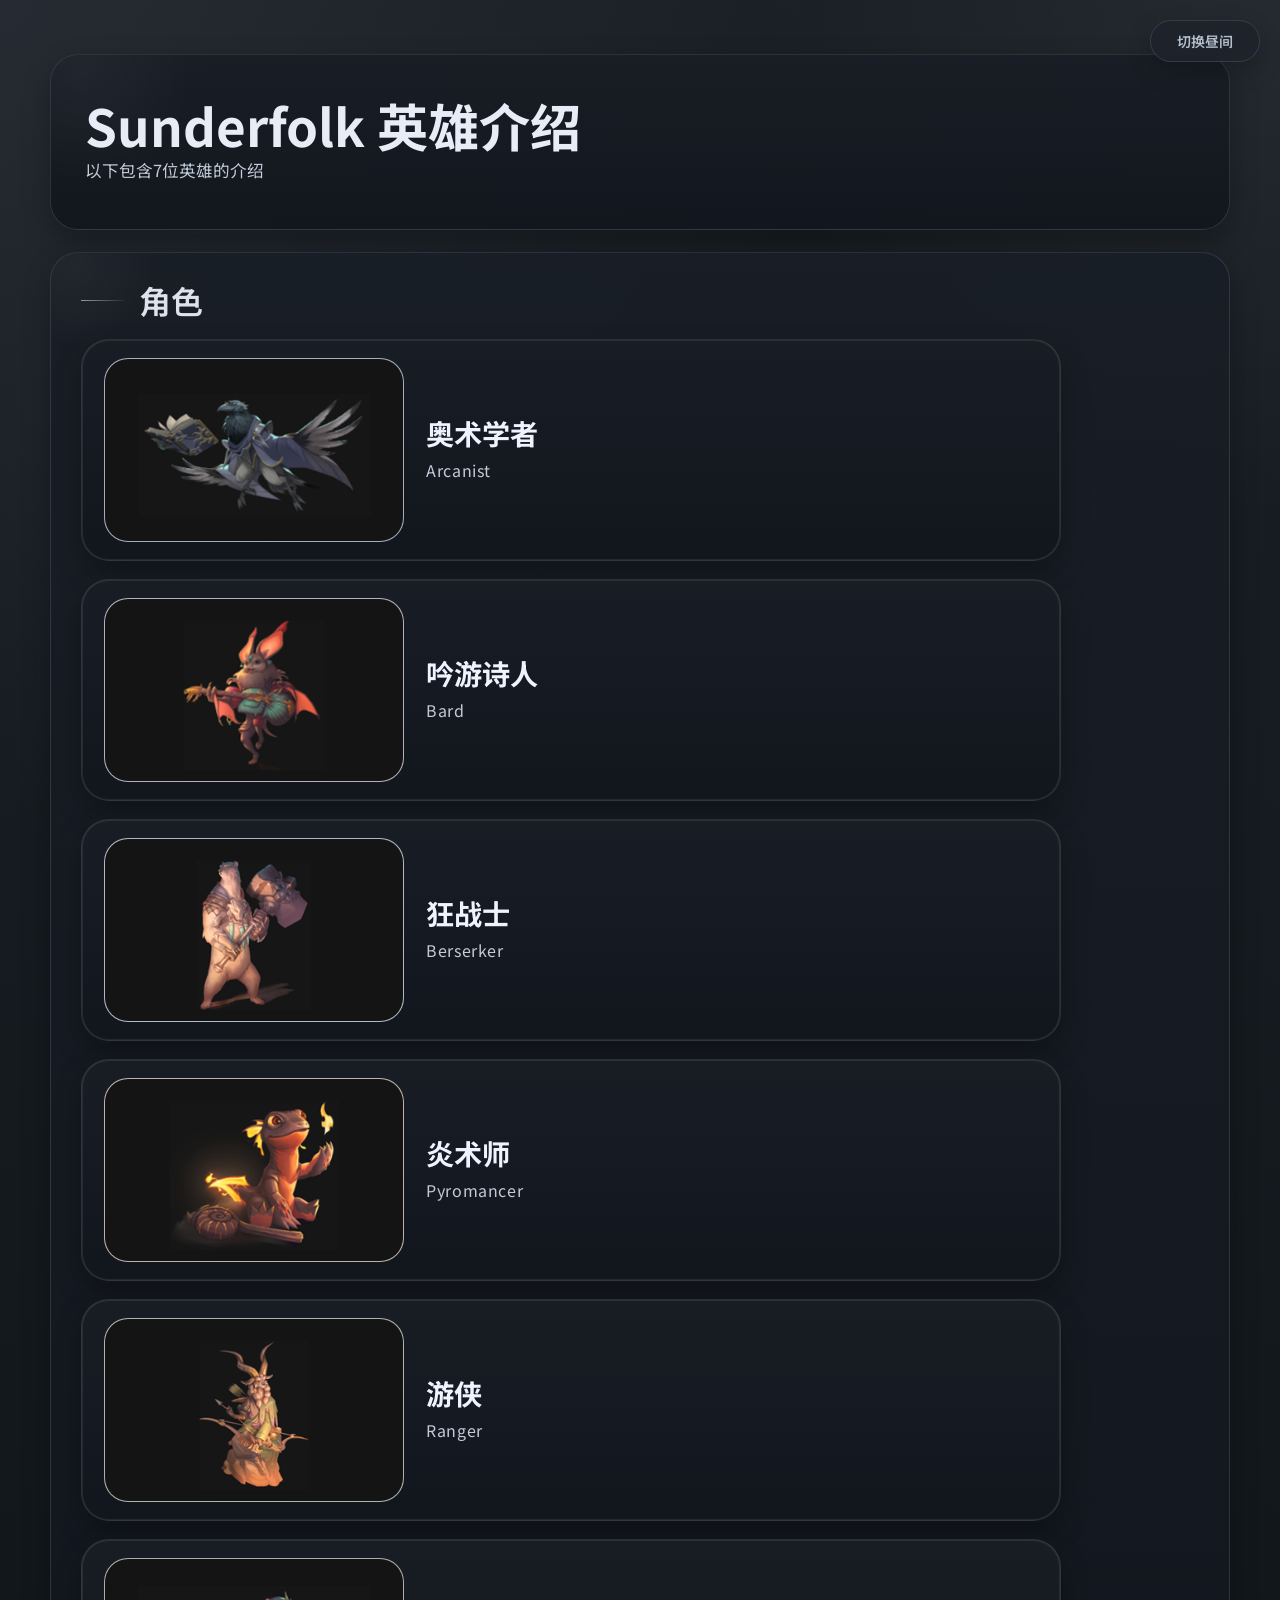
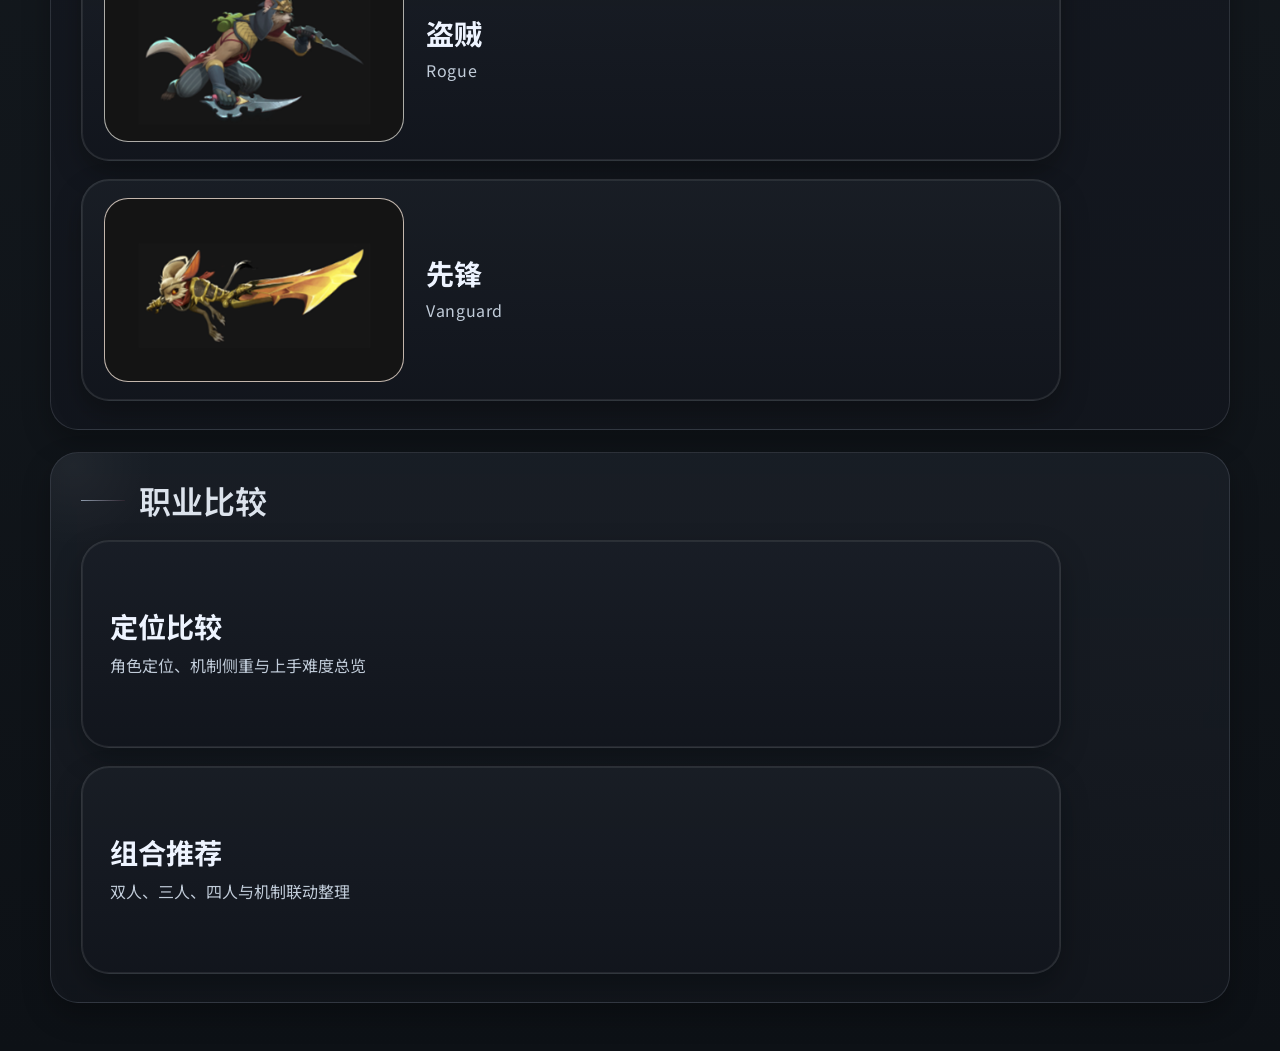
<file: index.html>
<!DOCTYPE html>
<html lang="zh-CN">
<head>
  <meta charset="UTF-8" />
  <meta name="viewport" content="width=device-width, initial-scale=1.0" />
  <title>Sunderfolk 英雄介绍</title>
  <link rel="stylesheet" href="./styles.css" />
</head>
<body class="page-index page-neutral">
  <main>
    <section class="card landing-card">
      <h1>Sunderfolk 英雄介绍</h1>
      <p>以下包含7位英雄的介绍</p>
    </section>
    <section class="card">
      <h2>角色</h2>
      <div class="hero-nav-grid">
        <a class="hero-nav-card theme-arcanist" href="./heroes/arcanist.html">
          <span class="hero-nav-art"><img src="./assets/portraits/arcanist.png" alt="奥术学者立绘" loading="lazy" /></span>
          <span class="hero-nav-copy"><strong>奥术学者</strong><small>Arcanist</small></span>
        </a>
        <a class="hero-nav-card theme-bard" href="./heroes/bard.html">
          <span class="hero-nav-art"><img src="./assets/portraits/bard.png" alt="吟游诗人立绘" loading="lazy" /></span>
          <span class="hero-nav-copy"><strong>吟游诗人</strong><small>Bard</small></span>
        </a>
        <a class="hero-nav-card theme-berserker" href="./heroes/berserker.html">
          <span class="hero-nav-art"><img src="./assets/portraits/berserker.png" alt="狂战士立绘" loading="lazy" /></span>
          <span class="hero-nav-copy"><strong>狂战士</strong><small>Berserker</small></span>
        </a>
        <a class="hero-nav-card theme-pyromancer" href="./heroes/pyromancer.html">
          <span class="hero-nav-art"><img src="./assets/portraits/pyromancer.png" alt="炎术师立绘" loading="lazy" /></span>
          <span class="hero-nav-copy"><strong>炎术师</strong><small>Pyromancer</small></span>
        </a>
        <a class="hero-nav-card theme-ranger" href="./heroes/ranger.html">
          <span class="hero-nav-art"><img src="./assets/portraits/ranger.png" alt="游侠立绘" loading="lazy" /></span>
          <span class="hero-nav-copy"><strong>游侠</strong><small>Ranger</small></span>
        </a>
        <a class="hero-nav-card theme-rogue" href="./heroes/rogue.html">
          <span class="hero-nav-art"><img src="./assets/portraits/rogue.png" alt="盗贼立绘" loading="lazy" /></span>
          <span class="hero-nav-copy"><strong>盗贼</strong><small>Rogue</small></span>
        </a>
        <a class="hero-nav-card theme-vanguard" href="./heroes/vanguard.html">
          <span class="hero-nav-art"><img src="./assets/portraits/vanguard.png" alt="先锋立绘" loading="lazy" /></span>
          <span class="hero-nav-copy"><strong>先锋</strong><small>Vanguard</small></span>
        </a>
      </div>
    </section>
    <section class="card">
      <h2>职业比较</h2>
      <div class="compare-nav-grid">
        <a class="compare-nav-card" href="./comparisons/roles.html">
          <span class="compare-nav-copy"><strong>定位比较</strong><small>角色定位、机制侧重与上手难度总览</small></span>
        </a>
        <a class="compare-nav-card" href="./comparisons/teamups.html">
          <span class="compare-nav-copy"><strong>组合推荐</strong><small>双人、三人、四人与机制联动整理</small></span>
        </a>
      </div>
    </section>
  </main>
  <script src="./theme-toggle.js"></script>
</body>
</html>
</file>
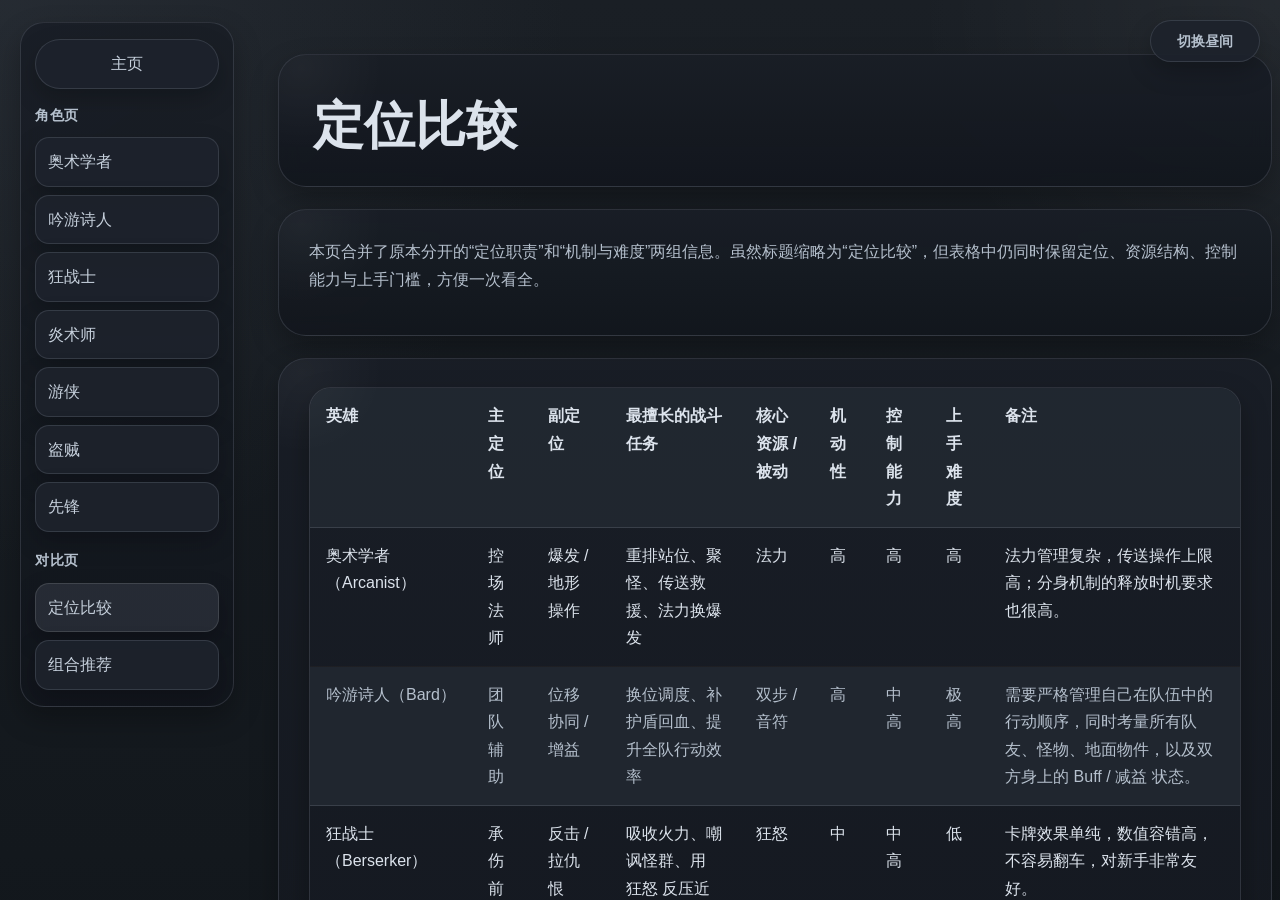
<file: comparisons/mechanics.html>
<!DOCTYPE html>
<html lang="zh-CN">
<head>
  <meta charset="UTF-8" />
  <meta name="viewport" content="width=device-width, initial-scale=1.0" />
  <meta http-equiv="refresh" content="0; url=./roles.html" />
  <title>已合并到定位比较</title>
  <link rel="stylesheet" href="../styles.css" />
</head>
<body><main>
  <section class="card">
    <h1>页面已合并</h1>
    <p>“机制与难度对比”已经并入“定位比较”综合页。</p>
    
  </section>
</main><script src="../theme-toggle.js"></script></body></html>
</file>
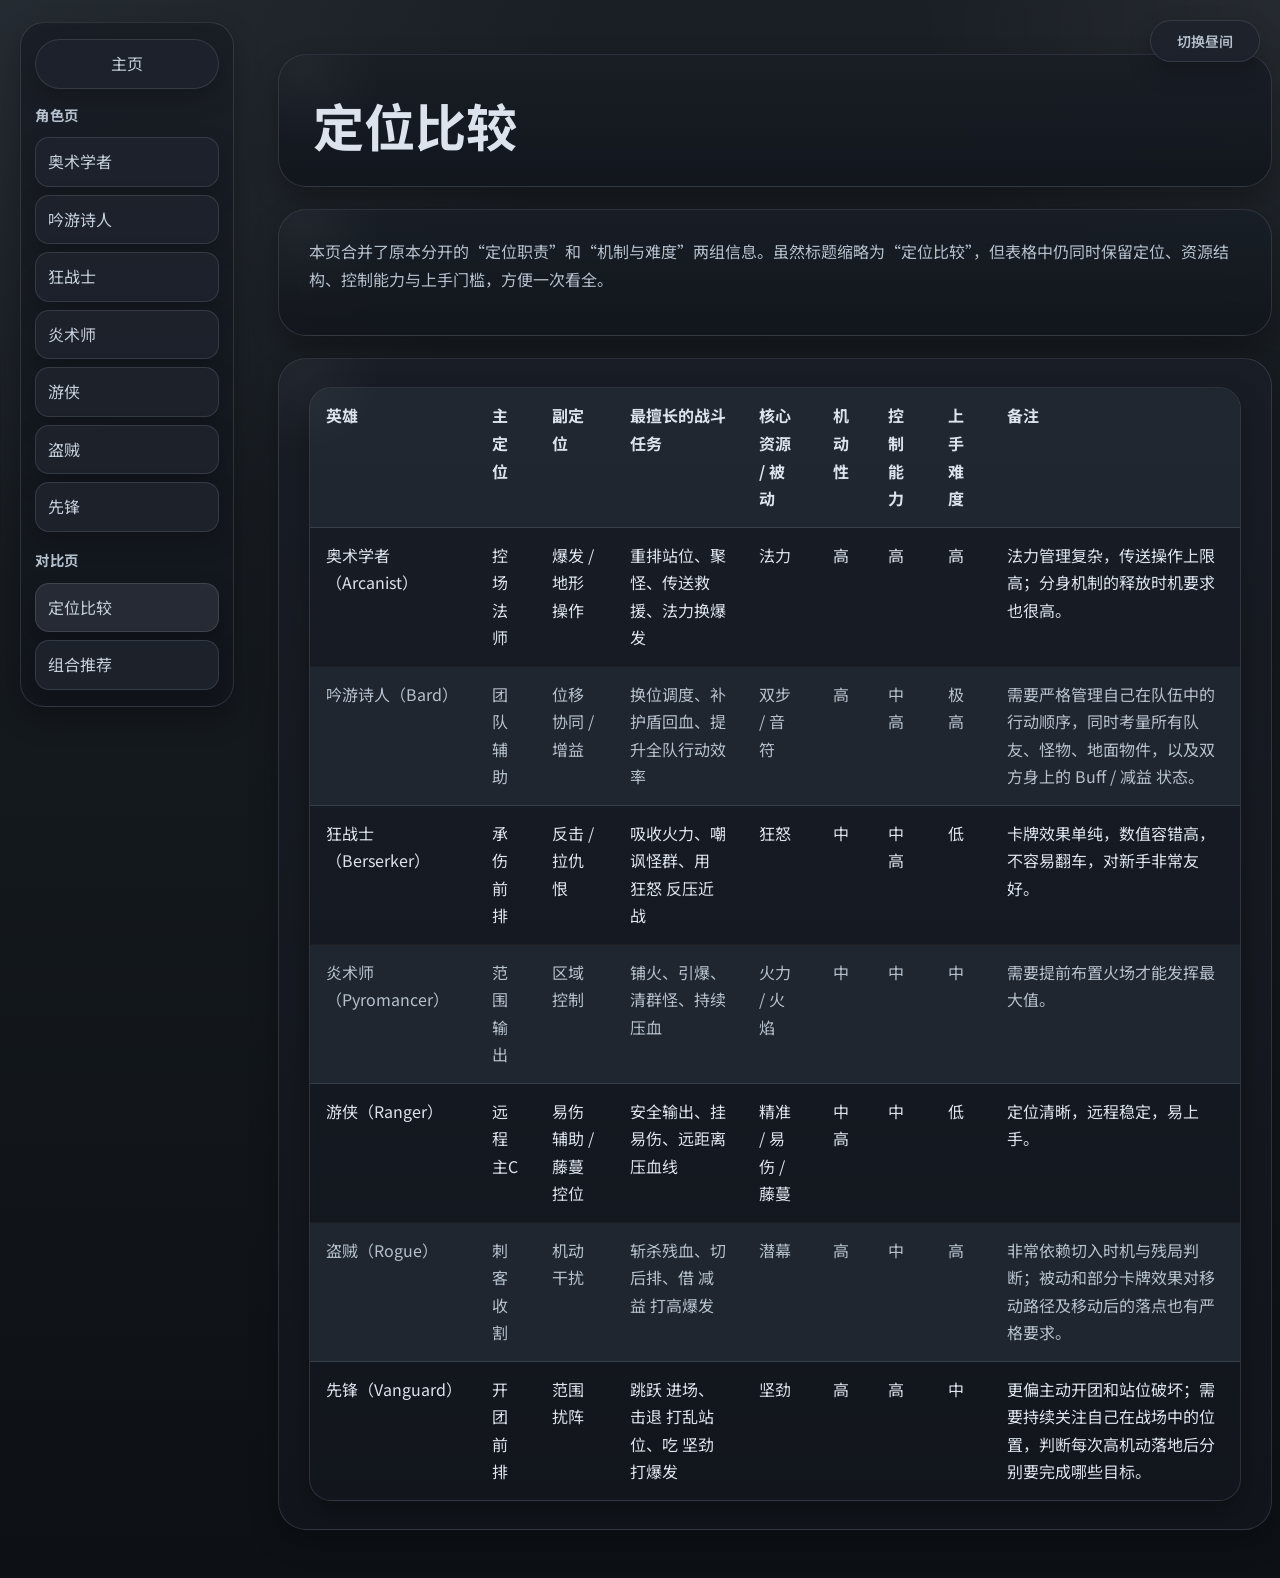
<file: comparisons/roles.html>
<!DOCTYPE html>
<html lang="zh-CN">
<head><meta charset="UTF-8" /><meta name="viewport" content="width=device-width, initial-scale=1.0" /><title>定位比较</title><link rel="stylesheet" href="../styles.css" /></head>
<body class="page-neutral">
<aside class="page-float-nav" aria-label="快捷切页导航">
  <a class="page-float-home" href="../index.html">主页</a>
  <div class="page-float-group">
    <p class="page-float-label">角色页</p>
    <div class="page-float-list"><a class="page-float-link" href="../heroes/arcanist.html">奥术学者</a><a class="page-float-link" href="../heroes/bard.html">吟游诗人</a><a class="page-float-link" href="../heroes/berserker.html">狂战士</a><a class="page-float-link" href="../heroes/pyromancer.html">炎术师</a><a class="page-float-link" href="../heroes/ranger.html">游侠</a><a class="page-float-link" href="../heroes/rogue.html">盗贼</a><a class="page-float-link" href="../heroes/vanguard.html">先锋</a></div>
  </div>
  <div class="page-float-group">
    <p class="page-float-label">对比页</p>
    <div class="page-float-list"><a class="page-float-link is-current" href="./roles.html">定位比较</a><a class="page-float-link" href="./teamups.html">组合推荐</a></div>
  </div>
</aside>
<main class="page-main">
  <section class="card"><h1>定位比较</h1></section>
  <section class="card"><p>本页合并了原本分开的“定位职责”和“机制与难度”两组信息。虽然标题缩略为“定位比较”，但表格中仍同时保留定位、资源结构、控制能力与上手门槛，方便一次看全。</p></section>
  <section class="card"><table><thead><tr><th>英雄</th><th>主定位</th><th>副定位</th><th>最擅长的战斗任务</th><th>核心资源 / 被动</th><th>机动性</th><th>控制能力</th><th>上手难度</th><th>备注</th></tr></thead><tbody>
    <tr><td>奥术学者（Arcanist）</td><td>控场法师</td><td>爆发 / 地形操作</td><td>重排站位、聚怪、传送救援、法力换爆发</td><td>法力</td><td>高</td><td>高</td><td>高</td><td>法力管理复杂，传送操作上限高；分身机制的释放时机要求也很高。</td></tr>
    <tr><td>吟游诗人（Bard）</td><td>团队辅助</td><td>位移协同 / 增益</td><td>换位调度、补护盾回血、提升全队行动效率</td><td>双步 / 音符</td><td>高</td><td>中高</td><td>极高</td><td>需要严格管理自己在队伍中的行动顺序，同时考量所有队友、怪物、地面物件，以及双方身上的 Buff / 减益 状态。</td></tr>
    <tr><td>狂战士（Berserker）</td><td>承伤前排</td><td>反击 / 拉仇恨</td><td>吸收火力、嘲讽怪群、用 狂怒 反压近战</td><td>狂怒</td><td>中</td><td>中高</td><td>低</td><td>卡牌效果单纯，数值容错高，不容易翻车，对新手非常友好。</td></tr>
    <tr><td>炎术师（Pyromancer）</td><td>范围输出</td><td>区域控制</td><td>铺火、引爆、清群怪、持续压血</td><td>火力 / 火焰</td><td>中</td><td>中</td><td>中</td><td>需要提前布置火场才能发挥最大值。</td></tr>
    <tr><td>游侠（Ranger）</td><td>远程主C</td><td>易伤辅助 / 藤蔓控位</td><td>安全输出、挂 易伤、远距离压血线</td><td>精准 / 易伤 / 藤蔓</td><td>中高</td><td>中</td><td>低</td><td>定位清晰，远程稳定，易上手。</td></tr>
    <tr><td>盗贼（Rogue）</td><td>刺客收割</td><td>机动干扰</td><td>斩杀残血、切后排、借 减益 打高爆发</td><td>潜幕</td><td>高</td><td>中</td><td>高</td><td>非常依赖切入时机与残局判断；被动和部分卡牌效果对移动路径及移动后的落点也有严格要求。</td></tr>
    <tr><td>先锋（Vanguard）</td><td>开团前排</td><td>范围扰阵</td><td>跳跃 进场、击退 打乱站位、吃 坚劲 打爆发</td><td>坚劲</td><td>高</td><td>高</td><td>中</td><td>更偏主动开团和站位破坏；需要持续关注自己在战场中的位置，判断每次高机动落地后分别要完成哪些目标。</td></tr>
  </tbody></table></section>
</main><script src="../theme-toggle.js"></script></body></html>
</file>
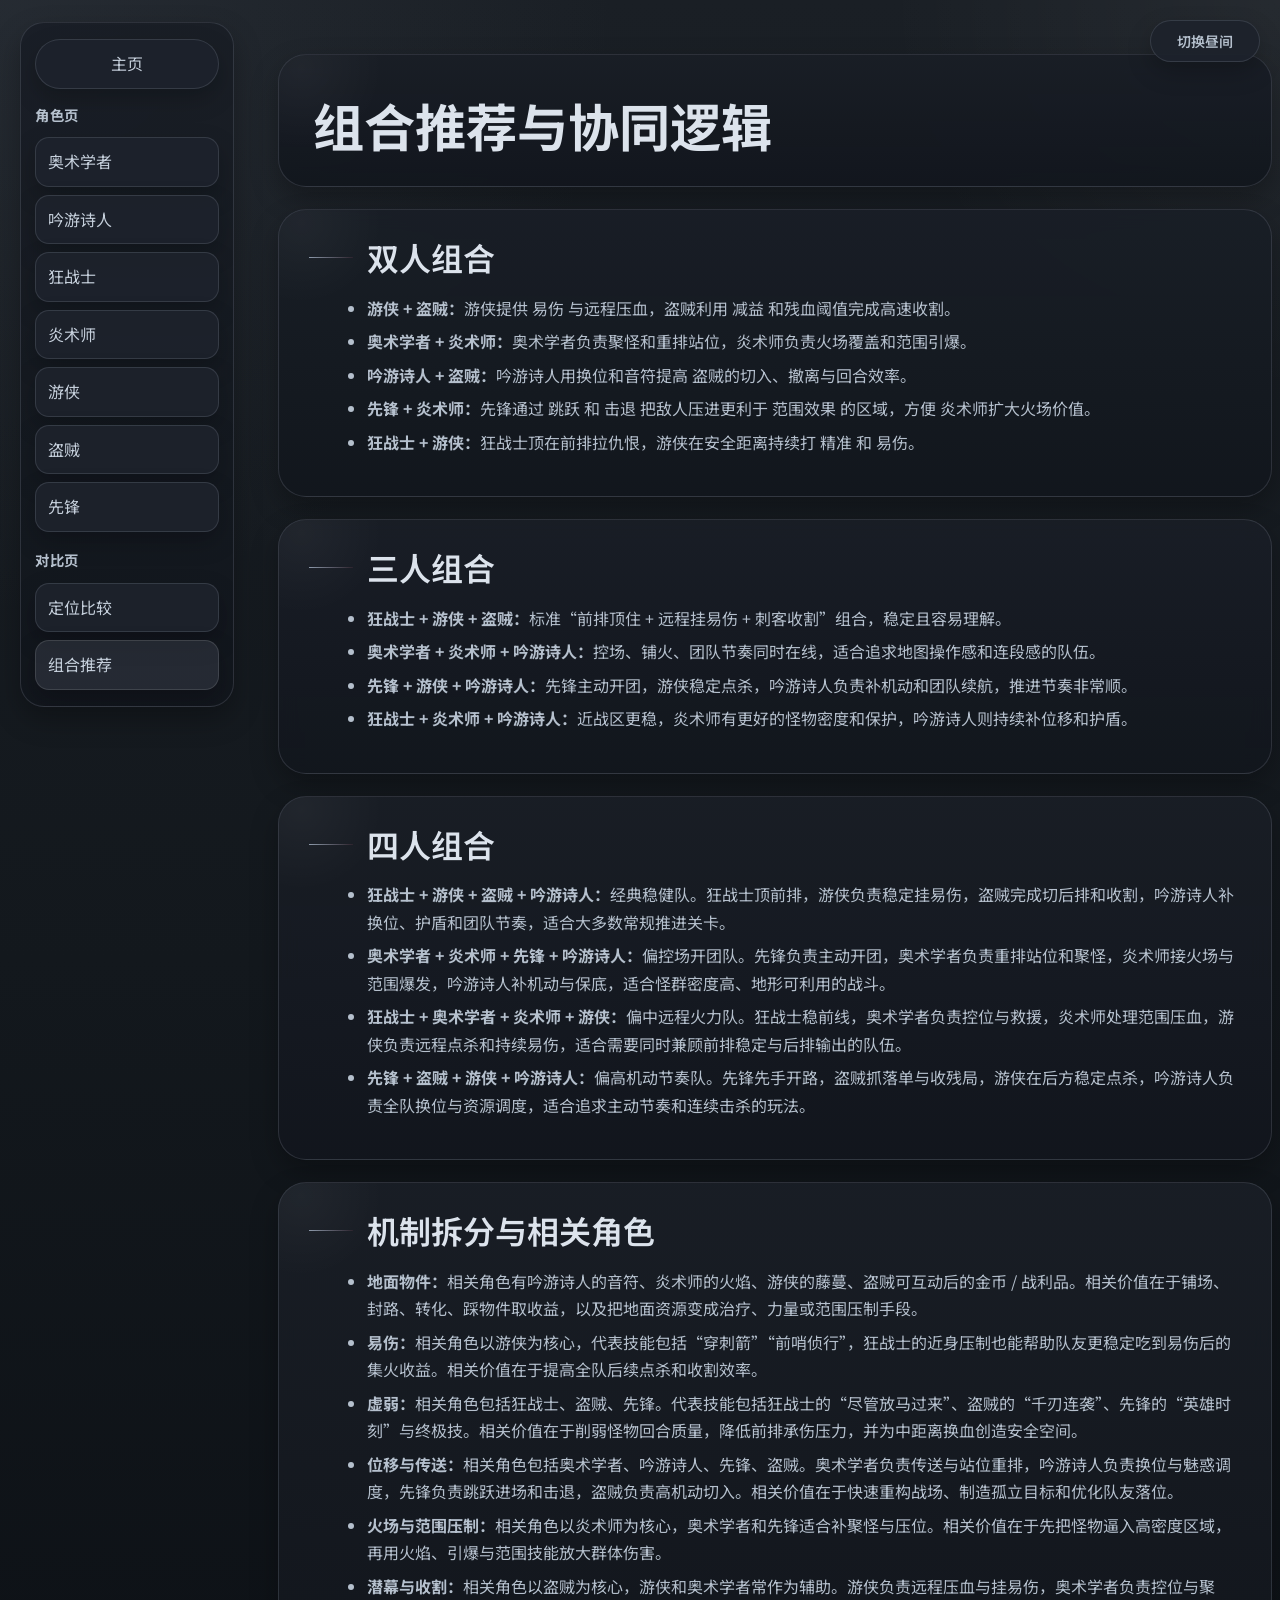
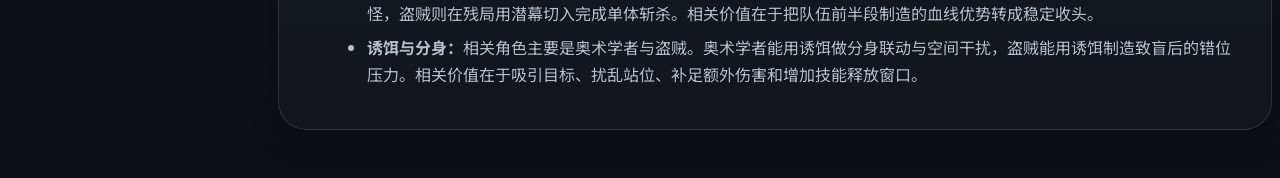
<file: comparisons/teamups.html>
﻿<!DOCTYPE html>
<html lang="zh-CN">
<head><meta charset="UTF-8" /><meta name="viewport" content="width=device-width, initial-scale=1.0" /><title>组合推荐与协同逻辑</title><link rel="stylesheet" href="../styles.css" /></head>
<body class="page-neutral">
<aside class="page-float-nav" aria-label="快捷切页导航">
  <a class="page-float-home" href="../index.html">主页</a>
  <div class="page-float-group">
    <p class="page-float-label">角色页</p>
    <div class="page-float-list"><a class="page-float-link" href="../heroes/arcanist.html">奥术学者</a><a class="page-float-link" href="../heroes/bard.html">吟游诗人</a><a class="page-float-link" href="../heroes/berserker.html">狂战士</a><a class="page-float-link" href="../heroes/pyromancer.html">炎术师</a><a class="page-float-link" href="../heroes/ranger.html">游侠</a><a class="page-float-link" href="../heroes/rogue.html">盗贼</a><a class="page-float-link" href="../heroes/vanguard.html">先锋</a></div>
  </div>
  <div class="page-float-group">
    <p class="page-float-label">对比页</p>
    <div class="page-float-list"><a class="page-float-link" href="./roles.html">定位比较</a><a class="page-float-link is-current" href="./teamups.html">组合推荐</a></div>
  </div>
</aside>
<main class="page-main">
  <section class="card"><h1>组合推荐与协同逻辑</h1></section>
  <section class="card"><h2>双人组合</h2><ul class="skill-list">
    <li><strong>游侠 + 盗贼：</strong>游侠提供 易伤 与远程压血，盗贼利用 减益 和残血阈值完成高速收割。</li>
    <li><strong>奥术学者 + 炎术师：</strong>奥术学者负责聚怪和重排站位，炎术师负责火场覆盖和范围引爆。</li>
    <li><strong>吟游诗人 + 盗贼：</strong>吟游诗人用换位和音符提高 盗贼的切入、撤离与回合效率。</li>
    <li><strong>先锋 + 炎术师：</strong>先锋通过 跳跃 和 击退 把敌人压进更利于 范围效果 的区域，方便 炎术师扩大火场价值。</li>
    <li><strong>狂战士 + 游侠：</strong>狂战士顶在前排拉仇恨，游侠在安全距离持续打 精准 和 易伤。</li>
  </ul></section>
  <section class="card"><h2>三人组合</h2><ul class="skill-list">
    <li><strong>狂战士 + 游侠 + 盗贼：</strong>标准“前排顶住 + 远程挂易伤 + 刺客收割”组合，稳定且容易理解。</li>
    <li><strong>奥术学者 + 炎术师 + 吟游诗人：</strong>控场、铺火、团队节奏同时在线，适合追求地图操作感和连段感的队伍。</li>
    <li><strong>先锋 + 游侠 + 吟游诗人：</strong>先锋主动开团，游侠稳定点杀，吟游诗人负责补机动和团队续航，推进节奏非常顺。</li>
    <li><strong>狂战士 + 炎术师 + 吟游诗人：</strong>近战区更稳，炎术师有更好的怪物密度和保护，吟游诗人则持续补位移和护盾。</li>
  </ul></section>
  <section class="card"><h2>四人组合</h2><ul class="skill-list">
    <li><strong>狂战士 + 游侠 + 盗贼 + 吟游诗人：</strong>经典稳健队。狂战士顶前排，游侠负责稳定挂易伤，盗贼完成切后排和收割，吟游诗人补换位、护盾和团队节奏，适合大多数常规推进关卡。</li>
    <li><strong>奥术学者 + 炎术师 + 先锋 + 吟游诗人：</strong>偏控场开团队。先锋负责主动开团，奥术学者负责重排站位和聚怪，炎术师接火场与范围爆发，吟游诗人补机动与保底，适合怪群密度高、地形可利用的战斗。</li>
    <li><strong>狂战士 + 奥术学者 + 炎术师 + 游侠：</strong>偏中远程火力队。狂战士稳前线，奥术学者负责控位与救援，炎术师处理范围压血，游侠负责远程点杀和持续易伤，适合需要同时兼顾前排稳定与后排输出的队伍。</li>
    <li><strong>先锋 + 盗贼 + 游侠 + 吟游诗人：</strong>偏高机动节奏队。先锋先手开路，盗贼抓落单与收残局，游侠在后方稳定点杀，吟游诗人负责全队换位与资源调度，适合追求主动节奏和连续击杀的玩法。</li>
  </ul></section>
  <section class="card"><h2>机制拆分与相关角色</h2><ul class="skill-list">
    <li><strong>地面物件：</strong>相关角色有吟游诗人的音符、炎术师的火焰、游侠的藤蔓、盗贼可互动后的金币 / 战利品。相关价值在于铺场、封路、转化、踩物件取收益，以及把地面资源变成治疗、力量或范围压制手段。</li>
    <li><strong>易伤：</strong>相关角色以游侠为核心，代表技能包括“穿刺箭”“前哨侦行”，狂战士的近身压制也能帮助队友更稳定吃到易伤后的集火收益。相关价值在于提高全队后续点杀和收割效率。</li>
    <li><strong>虚弱：</strong>相关角色包括狂战士、盗贼、先锋。代表技能包括狂战士的“尽管放马过来”、盗贼的“千刃连袭”、先锋的“英雄时刻”与终极技。相关价值在于削弱怪物回合质量，降低前排承伤压力，并为中距离换血创造安全空间。</li>
    <li><strong>位移与传送：</strong>相关角色包括奥术学者、吟游诗人、先锋、盗贼。奥术学者负责传送与站位重排，吟游诗人负责换位与魅惑调度，先锋负责跳跃进场和击退，盗贼负责高机动切入。相关价值在于快速重构战场、制造孤立目标和优化队友落位。</li>
    <li><strong>火场与范围压制：</strong>相关角色以炎术师为核心，奥术学者和先锋适合补聚怪与压位。相关价值在于先把怪物逼入高密度区域，再用火焰、引爆与范围技能放大群体伤害。</li>
    <li><strong>潜幕与收割：</strong>相关角色以盗贼为核心，游侠和奥术学者常作为辅助。游侠负责远程压血与挂易伤，奥术学者负责控位与聚怪，盗贼则在残局用潜幕切入完成单体斩杀。相关价值在于把队伍前半段制造的血线优势转成稳定收头。</li>
    <li><strong>诱饵与分身：</strong>相关角色主要是奥术学者与盗贼。奥术学者能用诱饵做分身联动与空间干扰，盗贼能用诱饵制造致盲后的错位压力。相关价值在于吸引目标、扰乱站位、补足额外伤害和增加技能释放窗口。</li>
  </ul></section>
</main><script src="../theme-toggle.js"></script></body></html>
</file>
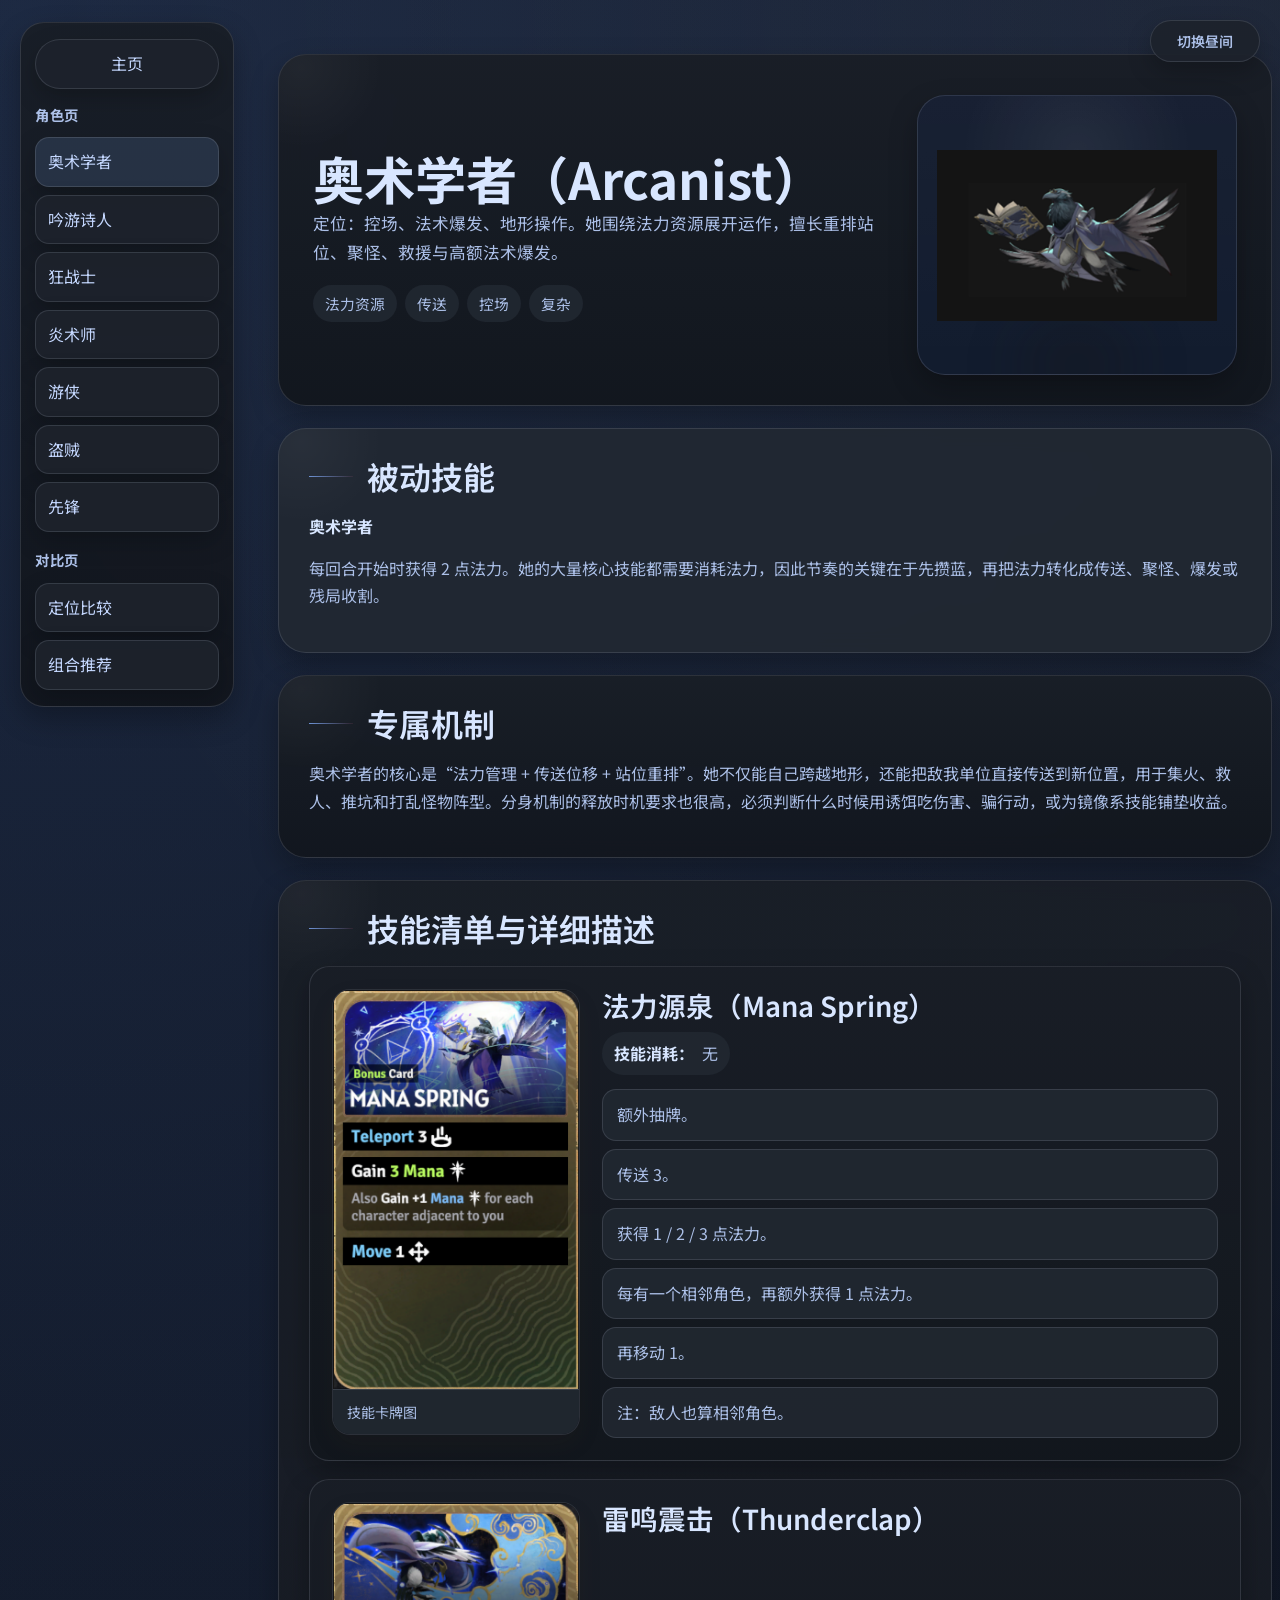
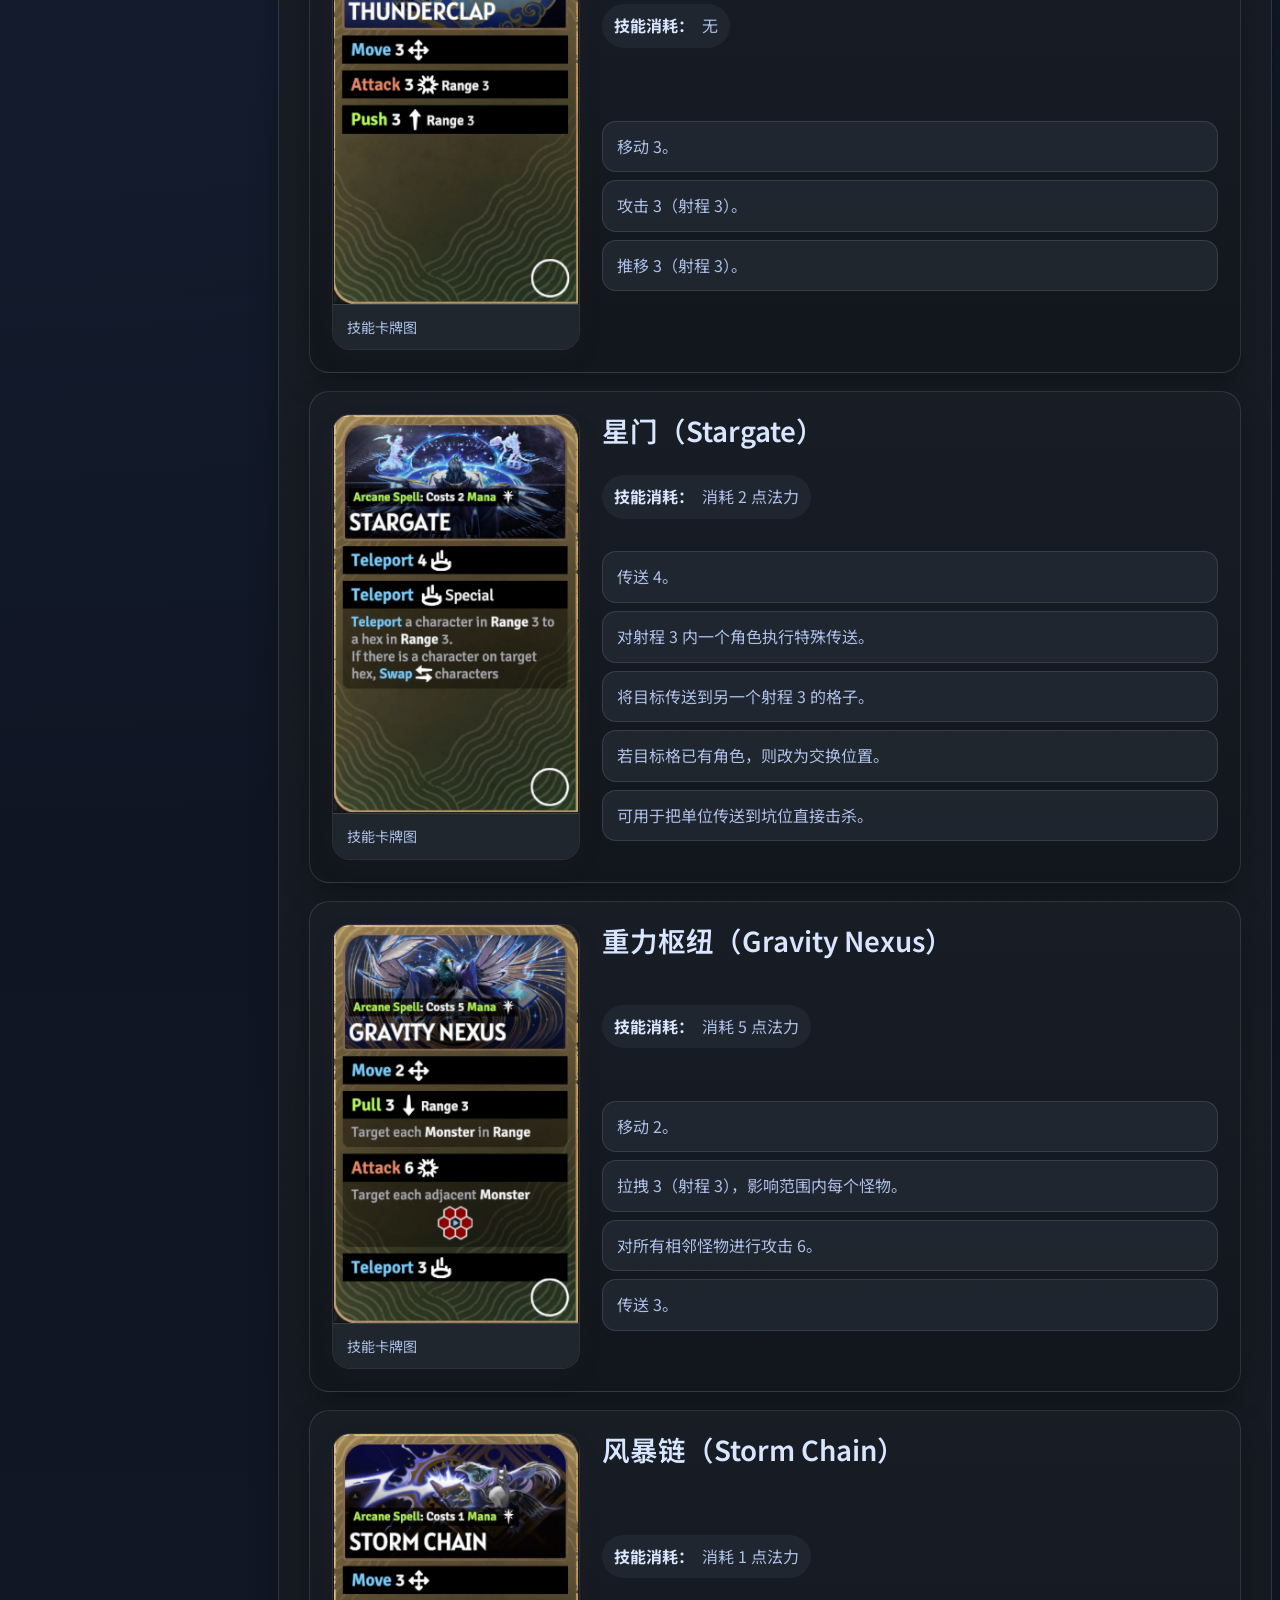
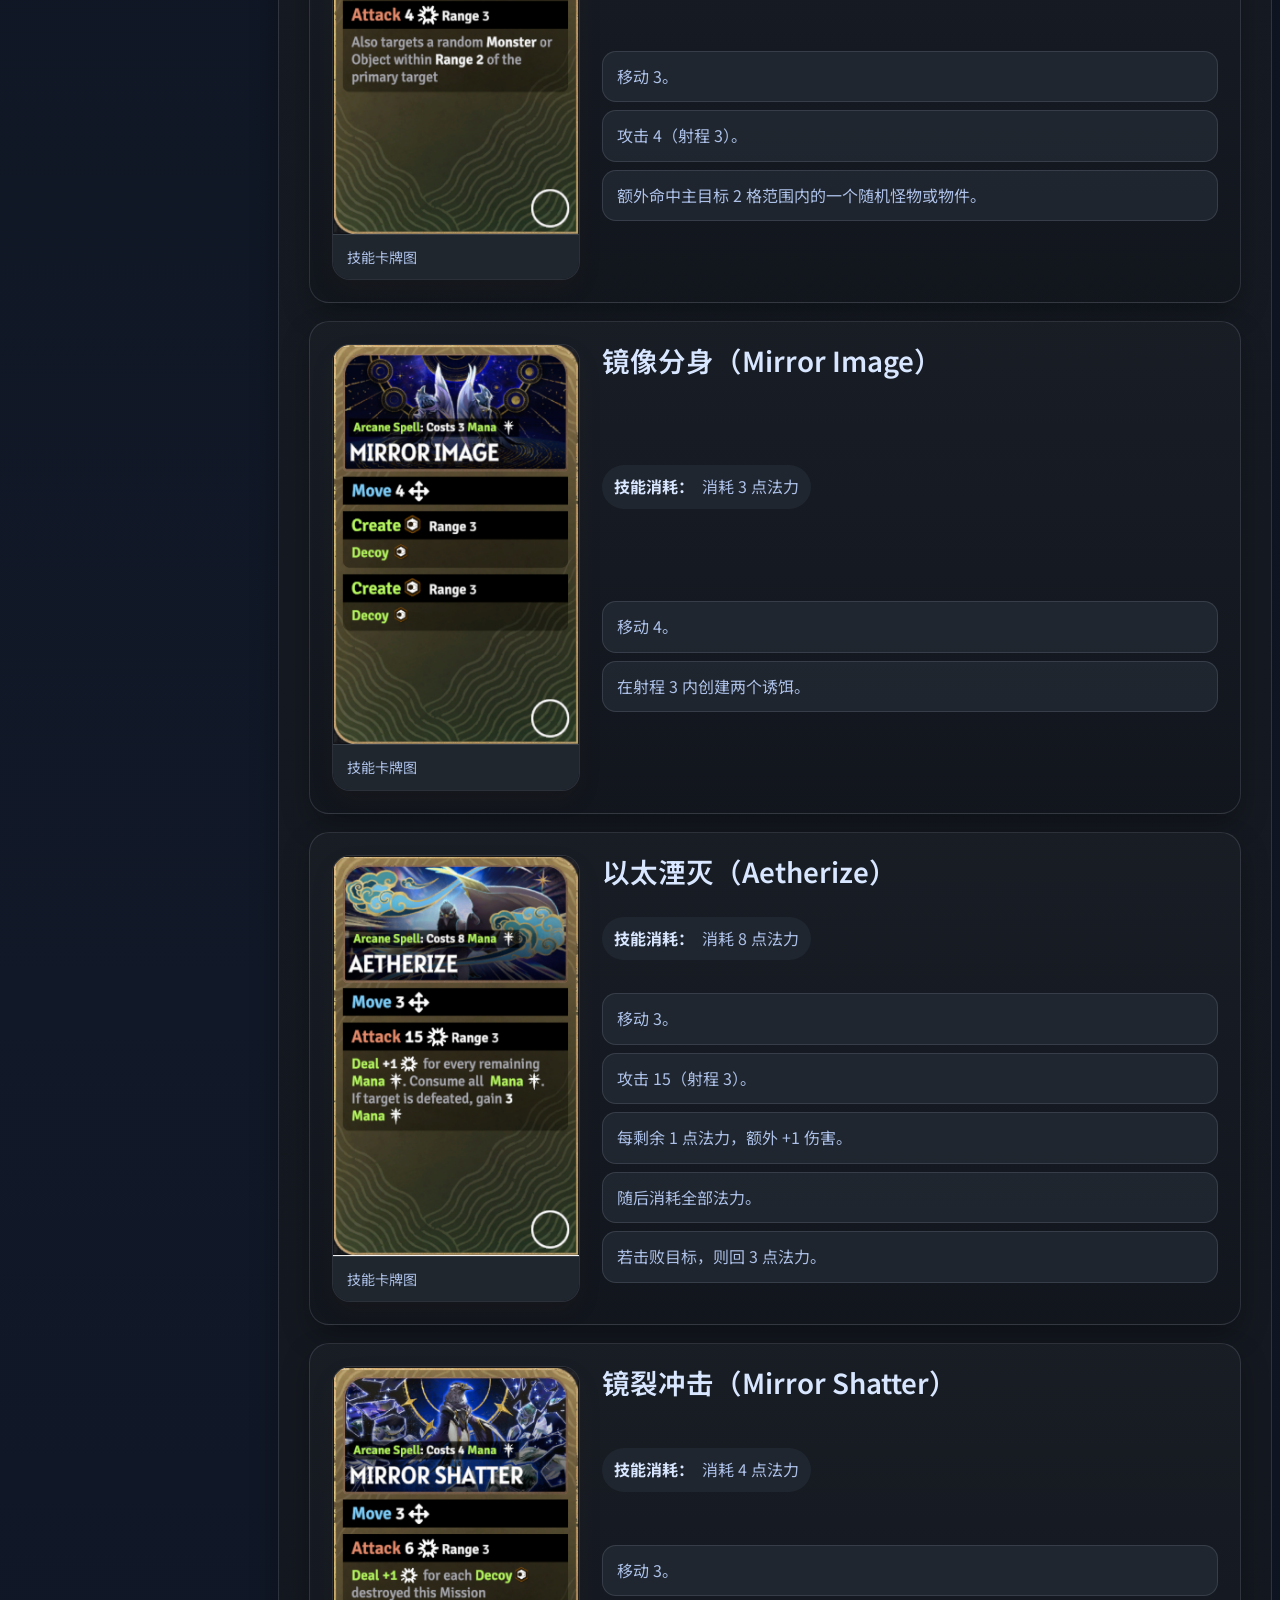
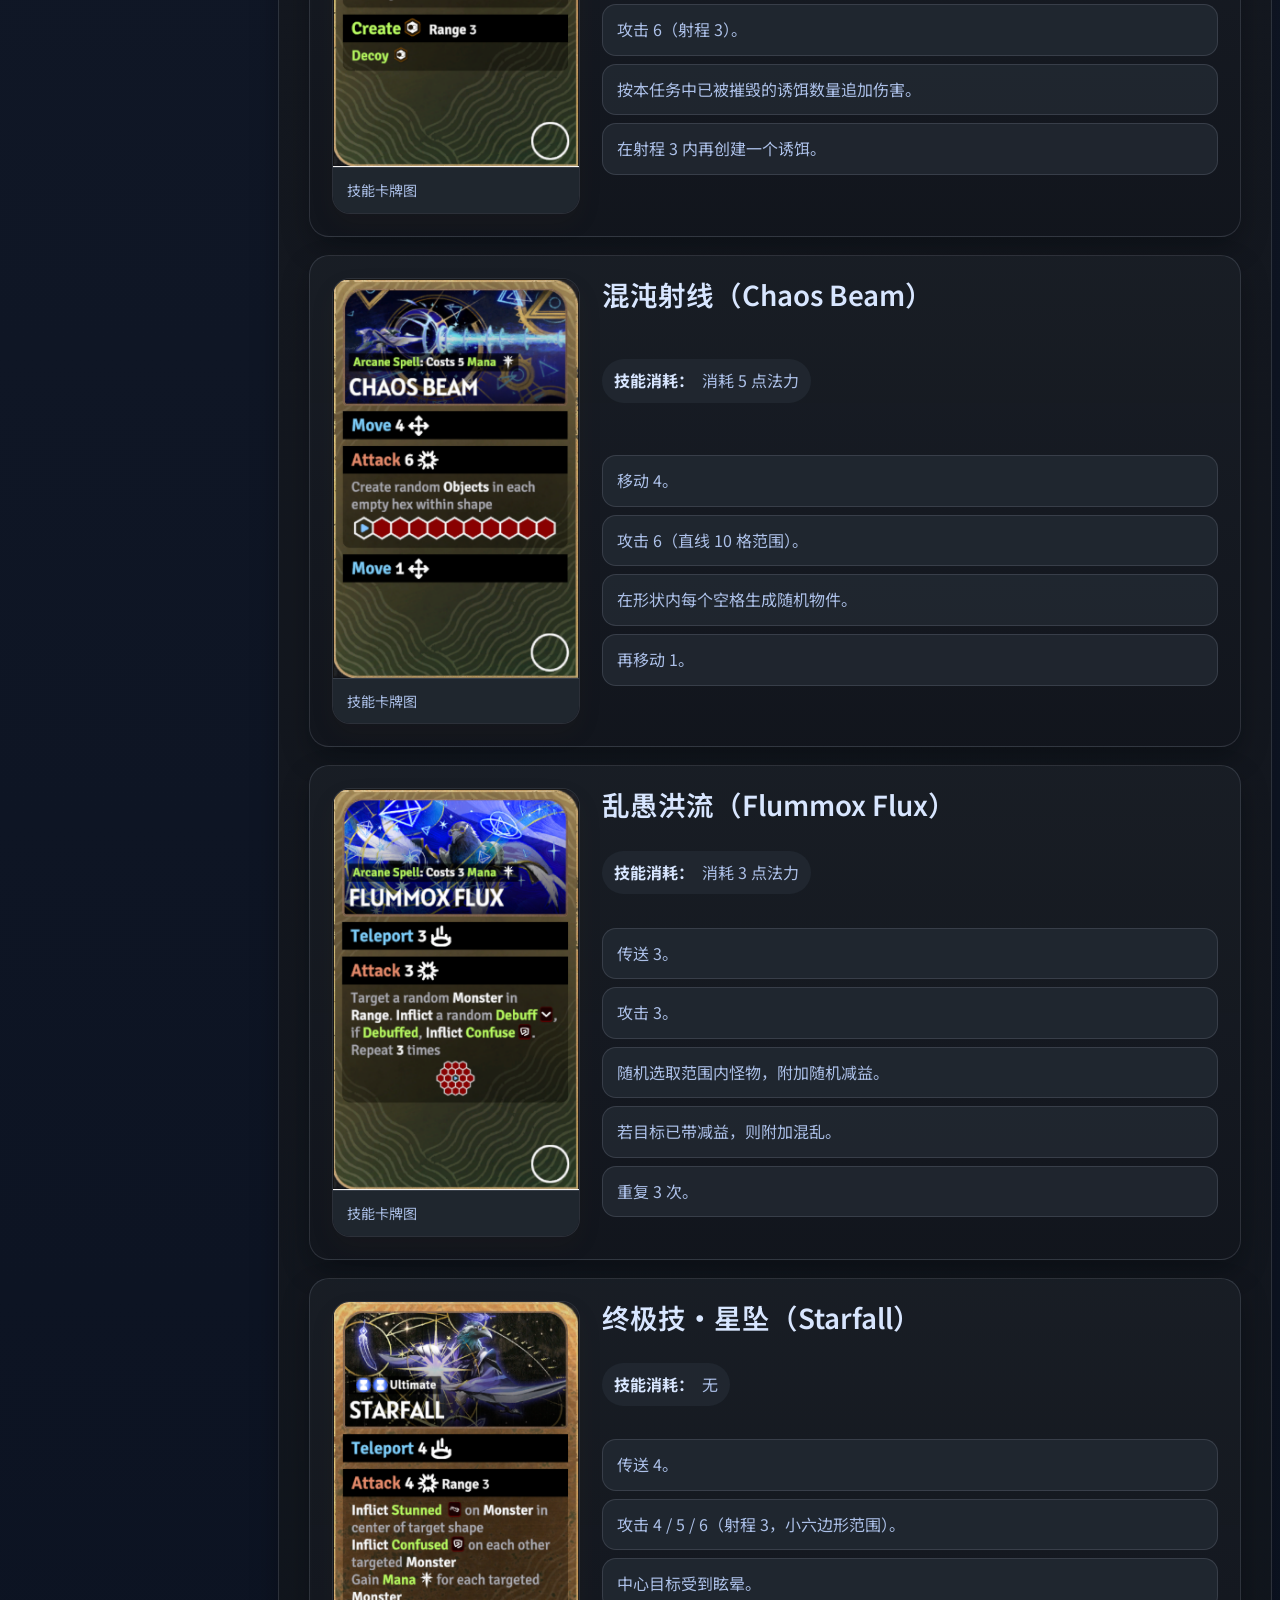
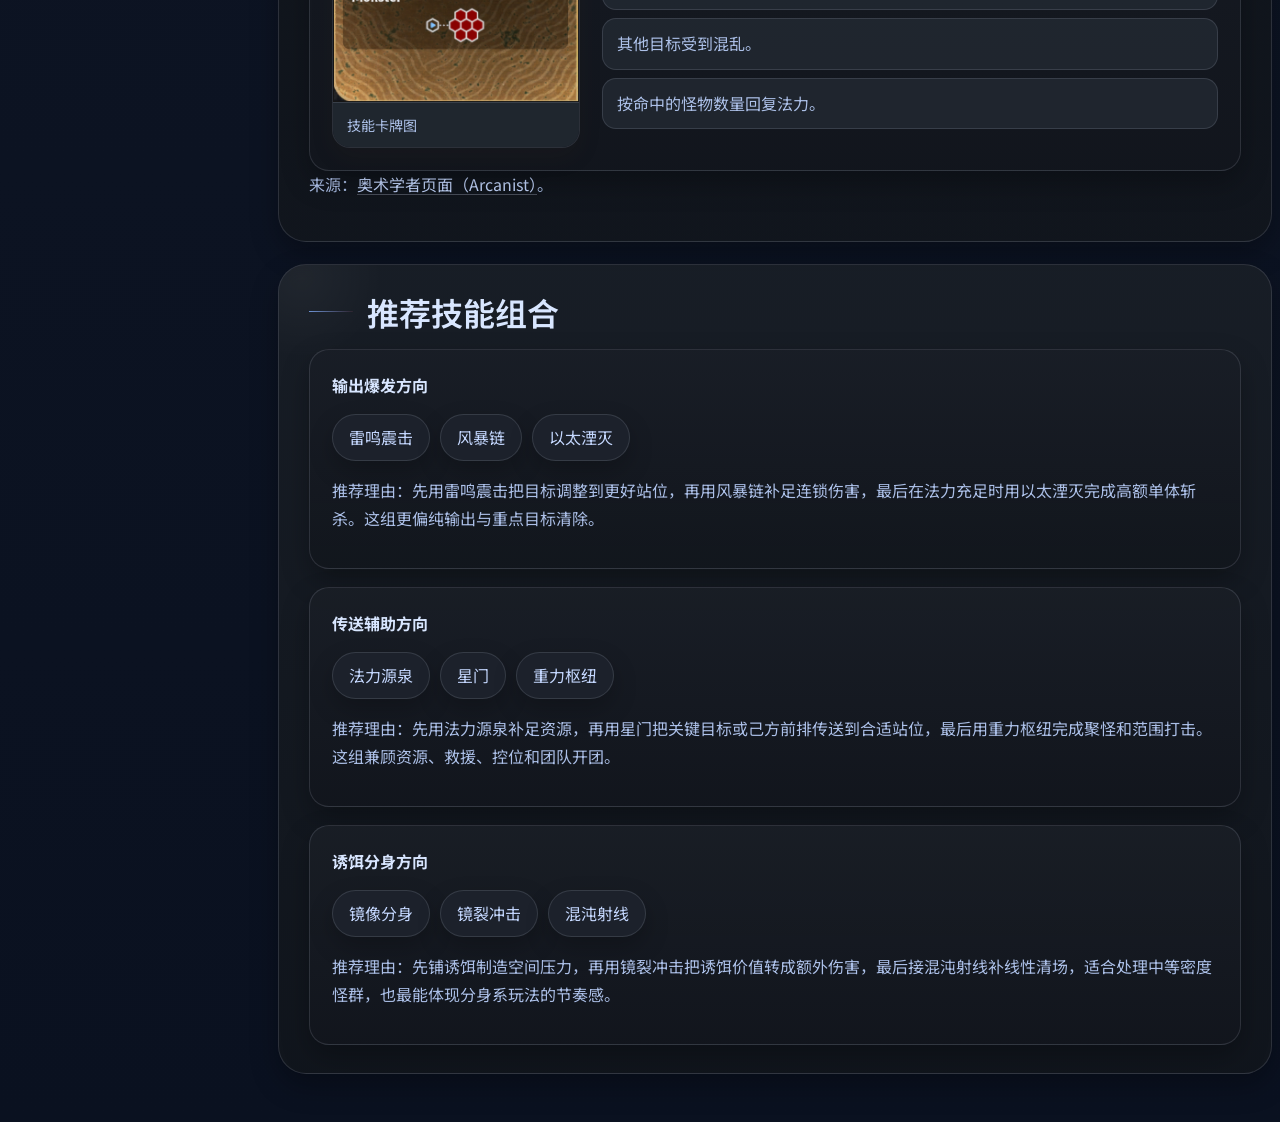
<file: heroes/arcanist.html>
<!DOCTYPE html>
<html lang="zh-CN">
<head>
  <meta charset="UTF-8" />
  <meta name="viewport" content="width=device-width, initial-scale=1.0" />
  <title>奥术学者（Arcanist）</title>
  <link rel="stylesheet" href="../styles.css" />
</head>
<body class="hero-theme-arcanist">
<aside class="page-float-nav" aria-label="快捷切页导航">
  <a class="page-float-home" href="../index.html">主页</a>
  <div class="page-float-group">
    <p class="page-float-label">角色页</p>
    <div class="page-float-list"><a class="page-float-link is-current" href="./arcanist.html">奥术学者</a><a class="page-float-link" href="./bard.html">吟游诗人</a><a class="page-float-link" href="./berserker.html">狂战士</a><a class="page-float-link" href="./pyromancer.html">炎术师</a><a class="page-float-link" href="./ranger.html">游侠</a><a class="page-float-link" href="./rogue.html">盗贼</a><a class="page-float-link" href="./vanguard.html">先锋</a></div>
  </div>
  <div class="page-float-group">
    <p class="page-float-label">对比页</p>
    <div class="page-float-list"><a class="page-float-link" href="../comparisons/roles.html">定位比较</a><a class="page-float-link" href="../comparisons/teamups.html">组合推荐</a></div>
  </div>
</aside>
<main class="page-main">
  <section class="card hero-intro">
    <div class="hero-intro-layout">
      <div class="hero-intro-copy">
    <h1>奥术学者（Arcanist）</h1>
    <p>定位：控场、法术爆发、地形操作。她围绕法力资源展开运作，擅长重排站位、聚怪、救援与高额法术爆发。</p>
    <div class="tags"><span>法力资源</span><span>传送</span><span>控场</span><span>复杂</span></div>
    
  
      </div>
      <figure class="hero-portrait">
        <img src="../assets/portraits/arcanist.png" alt="奥术学者立绘" loading="lazy" />
      </figure>
    </div>
  </section>

  <section class="card passive-panel">
    <h2>被动技能</h2>
    <p class="passive-name"><strong>奥术学者</strong></p>
    <p>每回合开始时获得 2 点法力。她的大量核心技能都需要消耗法力，因此节奏的关键在于先攒蓝，再把法力转化成传送、聚怪、爆发或残局收割。</p>
  </section>

  <section class="card">
    <h2>专属机制</h2>
    <p>奥术学者的核心是“法力管理 + 传送位移 + 站位重排”。她不仅能自己跨越地形，还能把敌我单位直接传送到新位置，用于集火、救人、推坑和打乱怪物阵型。分身机制的释放时机要求也很高，必须判断什么时候用诱饵吃伤害、骗行动，或为镜像系技能铺垫收益。</p>
  </section>

  <section class="card">
    <h2>技能清单与详细描述</h2>
    <div class="skill-section">
      <article class="skill-card" id="skill-mana-spring"><figure class="skill-figure"><img src="../assets/cards/arcanist/01.png" alt="技能卡牌图" loading="lazy" /><figcaption>技能卡牌图</figcaption></figure>
        <h3>法力源泉（Mana Spring）</h3>
        <p class="skill-meta"><strong>技能消耗：</strong>无</p>
        <div class="effect-list">
          <div class="effect-item">额外抽牌。</div>
          <div class="effect-item">传送 3。</div>
          <div class="effect-item">获得 1 / 2 / 3 点法力。</div>
          <div class="effect-item">每有一个相邻角色，再额外获得 1 点法力。</div>
          <div class="effect-item">再移动 1。</div>
          <div class="effect-item">注：敌人也算相邻角色。</div>
        </div>
      </article>

      <article class="skill-card" id="skill-thunderclap"><figure class="skill-figure"><img src="../assets/cards/arcanist/02.png" alt="技能卡牌图" loading="lazy" /><figcaption>技能卡牌图</figcaption></figure>
        <h3>雷鸣震击（Thunderclap）</h3>
        <p class="skill-meta"><strong>技能消耗：</strong>无</p>
        <div class="effect-list">
          <div class="effect-item">移动 3。</div>
          <div class="effect-item">攻击 3（射程 3）。</div>
          <div class="effect-item">推移 3（射程 3）。</div>
        </div>
      </article>

      <article class="skill-card" id="skill-stargate"><figure class="skill-figure"><img src="../assets/cards/arcanist/03.png" alt="技能卡牌图" loading="lazy" /><figcaption>技能卡牌图</figcaption></figure>
        <h3>星门（Stargate）</h3>
        <p class="skill-meta"><strong>技能消耗：</strong>消耗 2 点法力</p>
        <div class="effect-list">
          <div class="effect-item">传送 4。</div>
          <div class="effect-item">对射程 3 内一个角色执行特殊传送。</div>
          <div class="effect-item">将目标传送到另一个射程 3 的格子。</div>
          <div class="effect-item">若目标格已有角色，则改为交换位置。</div>
          <div class="effect-item">可用于把单位传送到坑位直接击杀。</div>
        </div>
      </article>

      <article class="skill-card" id="skill-gravity-nexus"><figure class="skill-figure"><img src="../assets/cards/arcanist/04.png" alt="技能卡牌图" loading="lazy" /><figcaption>技能卡牌图</figcaption></figure>
        <h3>重力枢纽（Gravity Nexus）</h3>
        <p class="skill-meta"><strong>技能消耗：</strong>消耗 5 点法力</p>
        <div class="effect-list">
          <div class="effect-item">移动 2。</div>
          <div class="effect-item">拉拽 3（射程 3），影响范围内每个怪物。</div>
          <div class="effect-item">对所有相邻怪物进行攻击 6。</div>
          <div class="effect-item">传送 3。</div>
        </div>
      </article>

      <article class="skill-card" id="skill-storm-chain"><figure class="skill-figure"><img src="../assets/cards/arcanist/05.png" alt="技能卡牌图" loading="lazy" /><figcaption>技能卡牌图</figcaption></figure>
        <h3>风暴链（Storm Chain）</h3>
        <p class="skill-meta"><strong>技能消耗：</strong>消耗 1 点法力</p>
        <div class="effect-list">
          <div class="effect-item">移动 3。</div>
          <div class="effect-item">攻击 4（射程 3）。</div>
          <div class="effect-item">额外命中主目标 2 格范围内的一个随机怪物或物件。</div>
        </div>
      </article>

      <article class="skill-card" id="skill-mirror-image"><figure class="skill-figure"><img src="../assets/cards/arcanist/06.png" alt="技能卡牌图" loading="lazy" /><figcaption>技能卡牌图</figcaption></figure>
        <h3>镜像分身（Mirror Image）</h3>
        <p class="skill-meta"><strong>技能消耗：</strong>消耗 3 点法力</p>
        <div class="effect-list">
          <div class="effect-item">移动 4。</div>
          <div class="effect-item">在射程 3 内创建两个诱饵。</div>
        </div>
      </article>

      <article class="skill-card" id="skill-aetherize"><figure class="skill-figure"><img src="../assets/cards/arcanist/07.png" alt="技能卡牌图" loading="lazy" /><figcaption>技能卡牌图</figcaption></figure>
        <h3>以太湮灭（Aetherize）</h3>
        <p class="skill-meta"><strong>技能消耗：</strong>消耗 8 点法力</p>
        <div class="effect-list">
          <div class="effect-item">移动 3。</div>
          <div class="effect-item">攻击 15（射程 3）。</div>
          <div class="effect-item">每剩余 1 点法力，额外 +1 伤害。</div>
          <div class="effect-item">随后消耗全部法力。</div>
          <div class="effect-item">若击败目标，则回 3 点法力。</div>
        </div>
      </article>

      <article class="skill-card" id="skill-mirror-shatter"><figure class="skill-figure"><img src="../assets/cards/arcanist/08.png" alt="技能卡牌图" loading="lazy" /><figcaption>技能卡牌图</figcaption></figure>
        <h3>镜裂冲击（Mirror Shatter）</h3>
        <p class="skill-meta"><strong>技能消耗：</strong>消耗 4 点法力</p>
        <div class="effect-list">
          <div class="effect-item">移动 3。</div>
          <div class="effect-item">攻击 6（射程 3）。</div>
          <div class="effect-item">按本任务中已被摧毁的诱饵数量追加伤害。</div>
          <div class="effect-item">在射程 3 内再创建一个诱饵。</div>
        </div>
      </article>

      <article class="skill-card" id="skill-chaos-beam"><figure class="skill-figure"><img src="../assets/cards/arcanist/09.png" alt="技能卡牌图" loading="lazy" /><figcaption>技能卡牌图</figcaption></figure>
        <h3>混沌射线（Chaos Beam）</h3>
        <p class="skill-meta"><strong>技能消耗：</strong>消耗 5 点法力</p>
        <div class="effect-list">
          <div class="effect-item">移动 4。</div>
          <div class="effect-item">攻击 6（直线 10 格范围）。</div>
          <div class="effect-item">在形状内每个空格生成随机物件。</div>
          <div class="effect-item">再移动 1。</div>
        </div>
      </article>

      <article class="skill-card" id="skill-flummox-flux"><figure class="skill-figure"><img src="../assets/cards/arcanist/10.png" alt="技能卡牌图" loading="lazy" /><figcaption>技能卡牌图</figcaption></figure>
        <h3>乱愚洪流（Flummox Flux）</h3>
        <p class="skill-meta"><strong>技能消耗：</strong>消耗 3 点法力</p>
        <div class="effect-list">
          <div class="effect-item">传送 3。</div>
          <div class="effect-item">攻击 3。</div>
          <div class="effect-item">随机选取范围内怪物，附加随机减益。</div>
          <div class="effect-item">若目标已带减益，则附加混乱。</div>
          <div class="effect-item">重复 3 次。</div>
        </div>
      </article>

      <article class="skill-card" id="skill-starfall"><figure class="skill-figure"><img src="../assets/cards/arcanist/11.png" alt="技能卡牌图" loading="lazy" /><figcaption>技能卡牌图</figcaption></figure>
        <h3>终极技·星坠（Starfall）</h3>
        <p class="skill-meta"><strong>技能消耗：</strong>无</p>
        <div class="effect-list">
          <div class="effect-item">传送 4。</div>
          <div class="effect-item">攻击 4 / 5 / 6（射程 3，小六边形范围）。</div>
          <div class="effect-item">中心目标受到眩晕。</div>
          <div class="effect-item">其他目标受到混乱。</div>
          <div class="effect-item">按命中的怪物数量回复法力。</div>
        </div>
      </article>
    </div>
    <p>来源：<a href="https://sunderfolk.siteswiki.org/heroes/arcanist">奥术学者页面（Arcanist）</a>。</p>
  </section>

  <section class="card">
    <h2>推荐技能组合</h2>
    <div class="combo-list">
      <article class="combo-card">
        <p class="combo-name"><strong>输出爆发方向</strong></p>
        <div class="combo-skill-buttons">
          <button class="combo-skill-button" type="button" data-skill-target="skill-thunderclap">雷鸣震击</button>
          <button class="combo-skill-button" type="button" data-skill-target="skill-storm-chain">风暴链</button>
          <button class="combo-skill-button" type="button" data-skill-target="skill-aetherize">以太湮灭</button>
        </div>
        <p>推荐理由：先用雷鸣震击把目标调整到更好站位，再用风暴链补足连锁伤害，最后在法力充足时用以太湮灭完成高额单体斩杀。这组更偏纯输出与重点目标清除。</p>
        <div class="combo-skill-preview" hidden></div>
      </article>

      <article class="combo-card">
        <p class="combo-name"><strong>传送辅助方向</strong></p>
        <div class="combo-skill-buttons">
          <button class="combo-skill-button" type="button" data-skill-target="skill-mana-spring">法力源泉</button>
          <button class="combo-skill-button" type="button" data-skill-target="skill-stargate">星门</button>
          <button class="combo-skill-button" type="button" data-skill-target="skill-gravity-nexus">重力枢纽</button>
        </div>
        <p>推荐理由：先用法力源泉补足资源，再用星门把关键目标或己方前排传送到合适站位，最后用重力枢纽完成聚怪和范围打击。这组兼顾资源、救援、控位和团队开团。</p>
        <div class="combo-skill-preview" hidden></div>
      </article>

      <article class="combo-card">
        <p class="combo-name"><strong>诱饵分身方向</strong></p>
        <div class="combo-skill-buttons">
          <button class="combo-skill-button" type="button" data-skill-target="skill-mirror-image">镜像分身</button>
          <button class="combo-skill-button" type="button" data-skill-target="skill-mirror-shatter">镜裂冲击</button>
          <button class="combo-skill-button" type="button" data-skill-target="skill-chaos-beam">混沌射线</button>
        </div>
        <p>推荐理由：先铺诱饵制造空间压力，再用镜裂冲击把诱饵价值转成额外伤害，最后接混沌射线补线性清场，适合处理中等密度怪群，也最能体现分身系玩法的节奏感。</p>
        <div class="combo-skill-preview" hidden></div>
      </article>
    </div>
  </section>

  <script>
  document.querySelectorAll('.combo-card').forEach((card) => {
    const preview = card.querySelector('.combo-skill-preview');
    const buttons = card.querySelectorAll('.combo-skill-button');
    buttons.forEach((button) => {
      button.addEventListener('click', () => {
        const targetId = button.dataset.skillTarget;
        const target = document.getElementById(targetId);
        if (!target || !preview) return;
        const isActive = button.classList.contains('is-active');
        buttons.forEach((item) => item.classList.remove('is-active'));
        if (isActive) {
          preview.hidden = true;
          preview.innerHTML = '';
          return;
        }
        button.classList.add('is-active');
        preview.hidden = false;
        preview.innerHTML = target.outerHTML;
        preview.scrollIntoView({ behavior: 'smooth', block: 'nearest' });
      });
    });
  });
  </script>
</main>
<script src="../theme-toggle.js"></script>
</body>
</html>
</file>
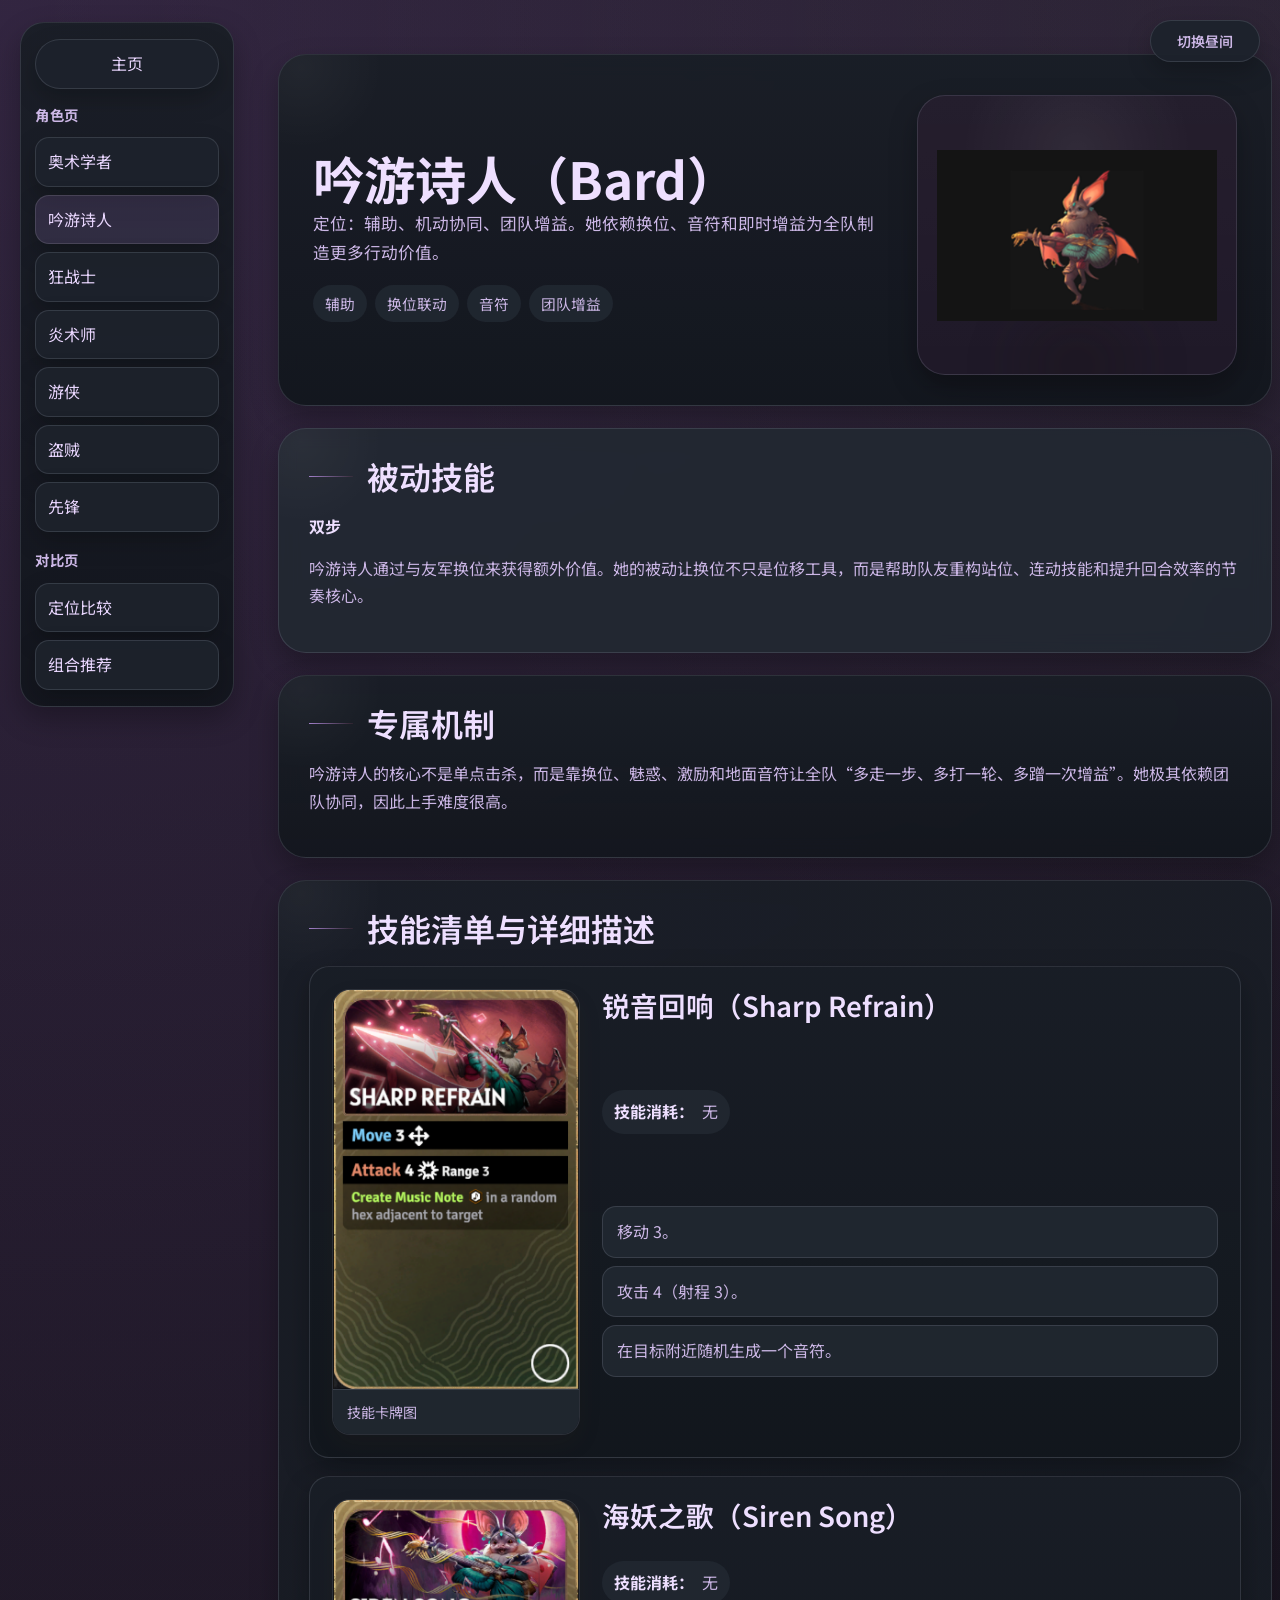
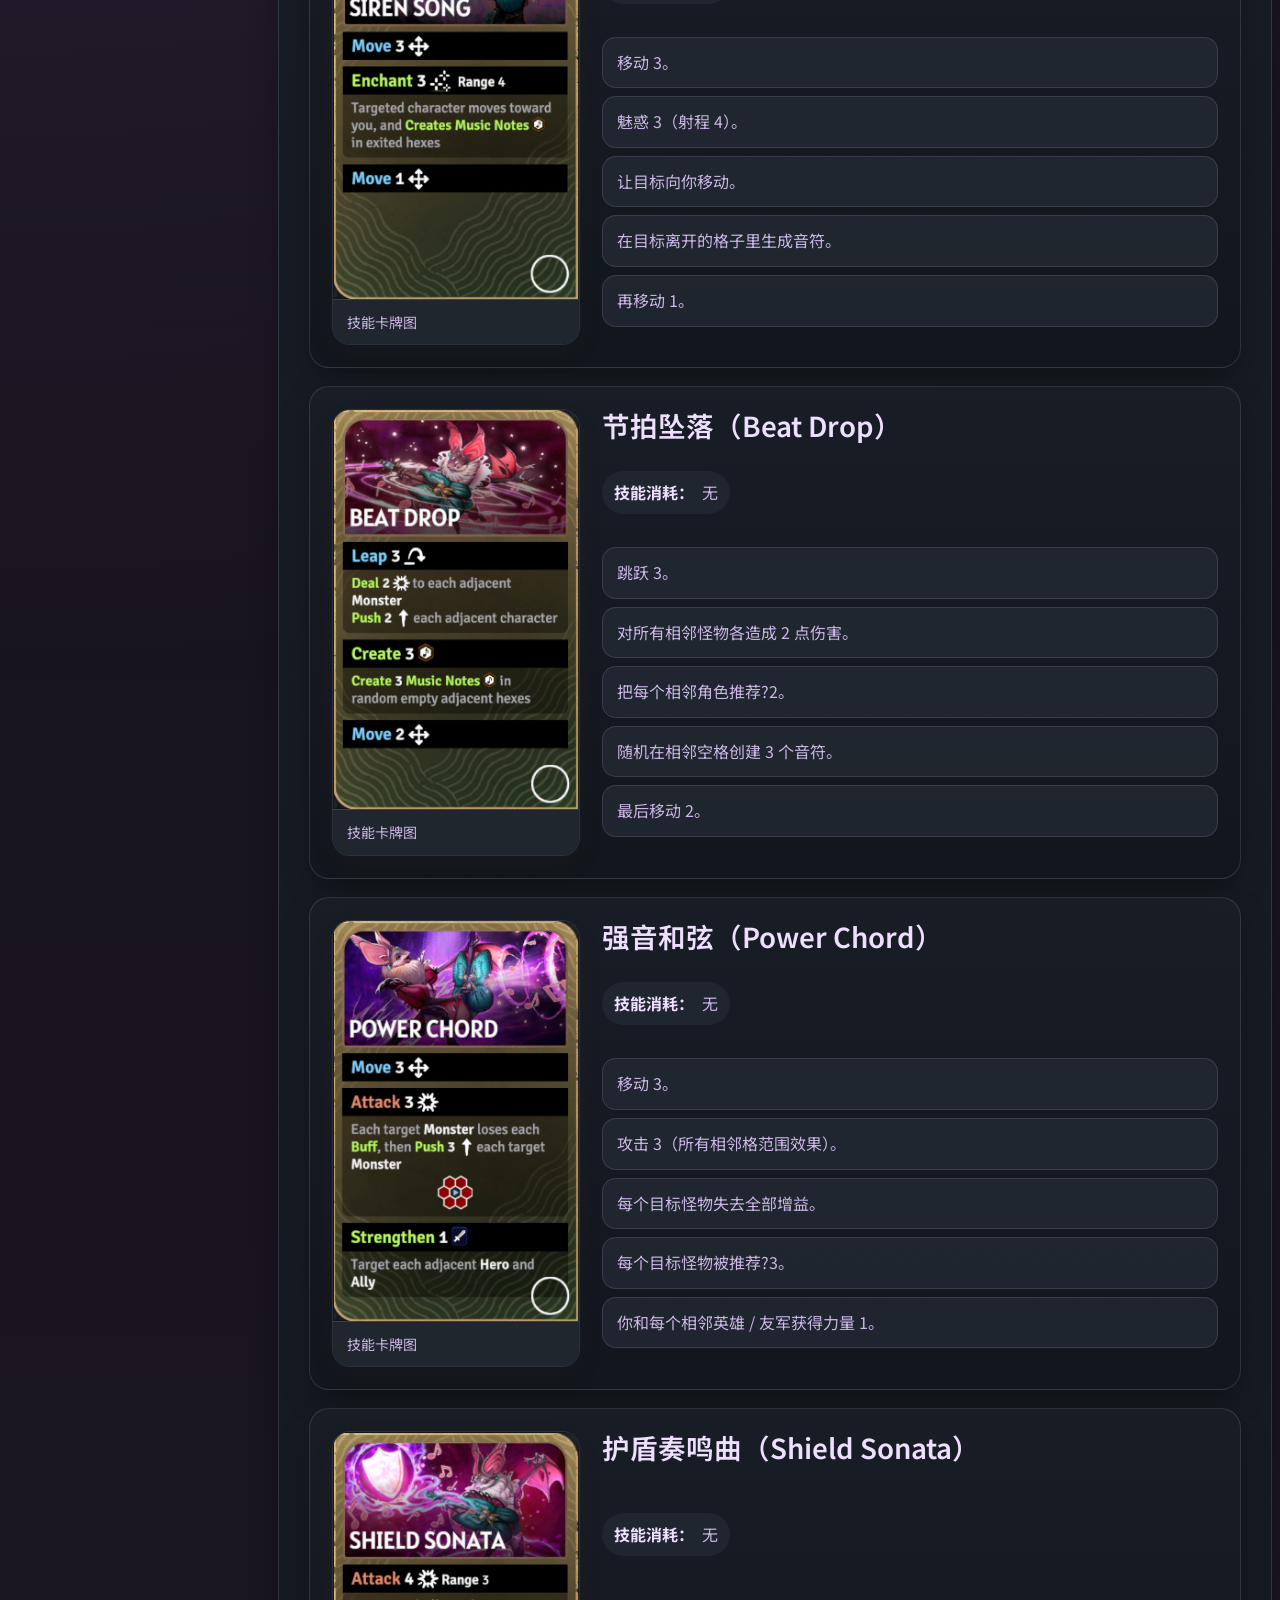
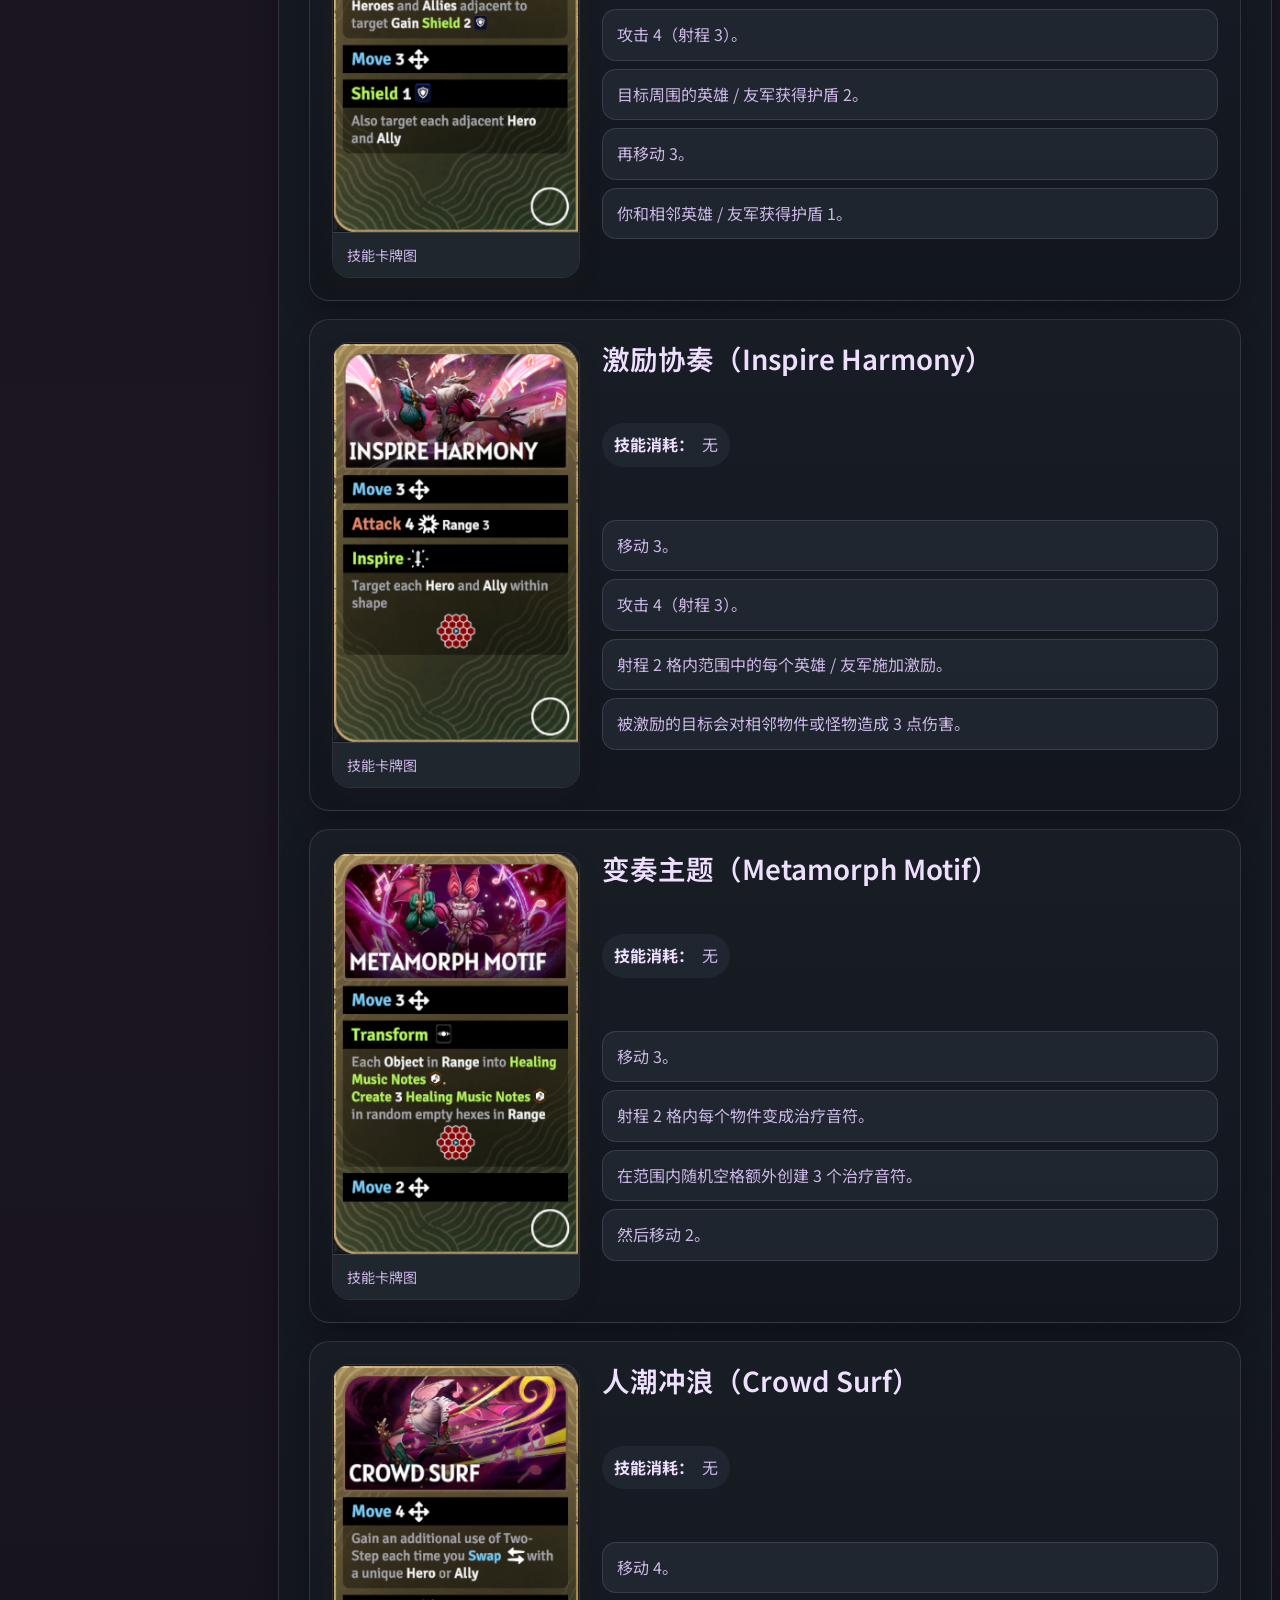
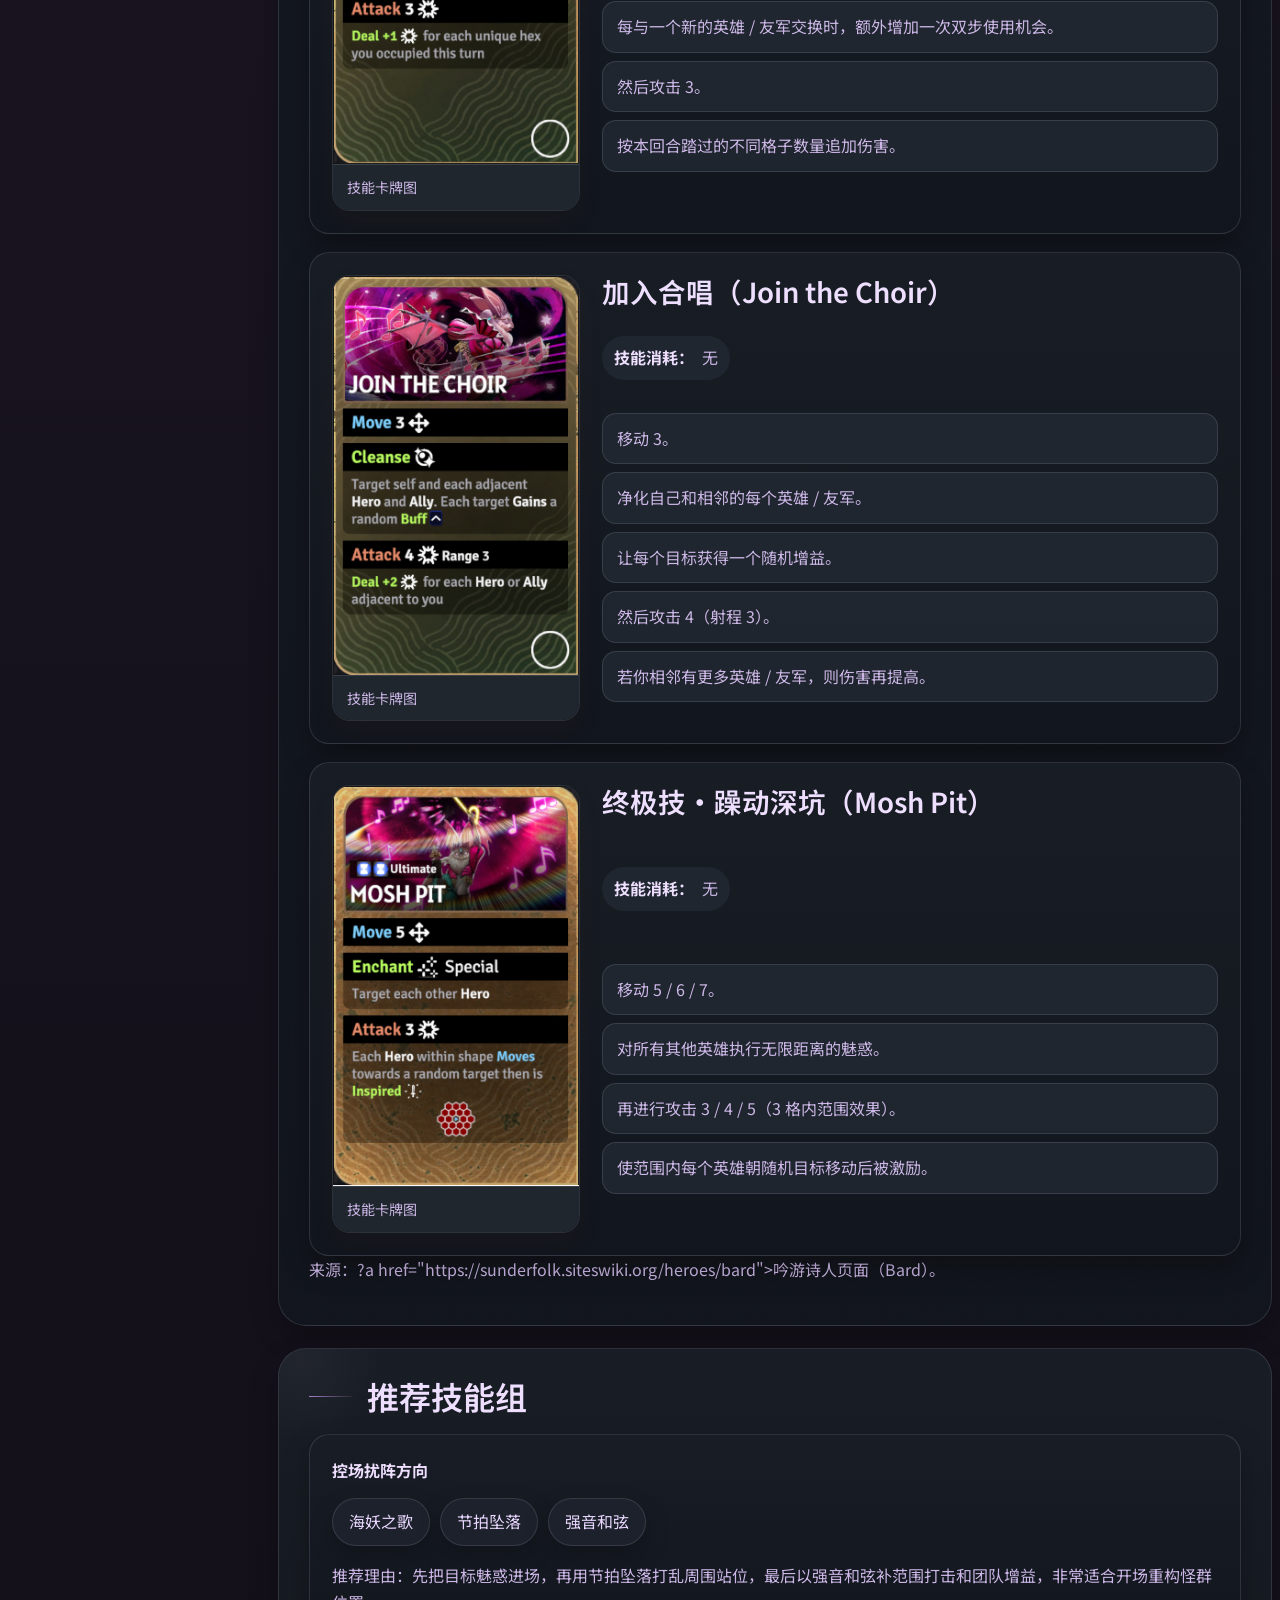
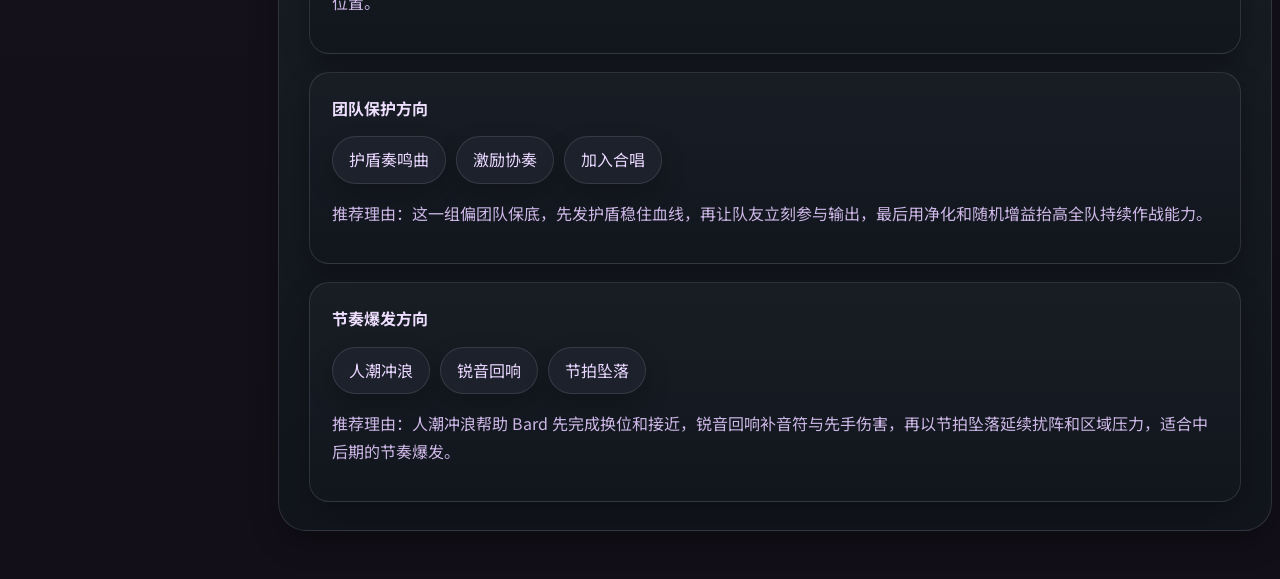
<file: heroes/bard.html>
<!DOCTYPE html>
<html lang="zh-CN">
<head><meta charset="UTF-8" /><meta name="viewport" content="width=device-width, initial-scale=1.0" /><title>吟游诗人（Bard）</title><link rel="stylesheet" href="../styles.css" /></head>
<body class="hero-theme-bard">
<aside class="page-float-nav" aria-label="快捷切页导航">
  <a class="page-float-home" href="../index.html">主页</a>
  <div class="page-float-group">
    <p class="page-float-label">角色页</p>
    <div class="page-float-list"><a class="page-float-link" href="./arcanist.html">奥术学者</a><a class="page-float-link is-current" href="./bard.html">吟游诗人</a><a class="page-float-link" href="./berserker.html">狂战士</a><a class="page-float-link" href="./pyromancer.html">炎术师</a><a class="page-float-link" href="./ranger.html">游侠</a><a class="page-float-link" href="./rogue.html">盗贼</a><a class="page-float-link" href="./vanguard.html">先锋</a></div>
  </div>
  <div class="page-float-group">
    <p class="page-float-label">对比页</p>
    <div class="page-float-list"><a class="page-float-link" href="../comparisons/roles.html">定位比较</a><a class="page-float-link" href="../comparisons/teamups.html">组合推荐</a></div>
  </div>
</aside>
<main class="page-main">
  <section class="card hero-intro">
    <div class="hero-intro-layout">
      <div class="hero-intro-copy"><h1>吟游诗人（Bard）</h1><p>定位：辅助、机动协同、团队增益。她依赖换位、音符和即时增益为全队制造更多行动价值。</p><div class="tags"><span>辅助</span><span>换位联动</span><span>音符</span><span>团队增益</span></div>
      </div>
      <figure class="hero-portrait">
        <img src="../assets/portraits/bard.png" alt="吟游诗人立绘" loading="lazy" />
      </figure>
    </div>
  </section>
  <section class="card passive-panel"><h2>被动技能</h2><p class="passive-name"><strong>双步</strong></p><p>吟游诗人通过与友军换位来获得额外价值。她的被动让换位不只是位移工具，而是帮助队友重构站位、连动技能和提升回合效率的节奏核心。</p></section>
  <section class="card"><h2>专属机制</h2><p>吟游诗人的核心不是单点击杀，而是靠换位、魅惑、激励和地面音符让全队“多走一步、多打一轮、多蹭一次增益”。她极其依赖团队协同，因此上手难度很高。</p></section>
  <section class="card"><h2>技能清单与详细描述</h2><div class="skill-section">
    <article class="skill-card" id="skill-sharp-refrain"><figure class="skill-figure"><img src="../assets/cards/bard/01.png" alt="技能卡牌图" loading="lazy" /><figcaption>技能卡牌图</figcaption></figure><h3>锐音回响（Sharp Refrain）</h3><p class="skill-meta"><strong>技能消耗：</strong>无</p><div class="effect-list"><div class="effect-item">移动 3。</div><div class="effect-item">攻击 4（射程 3）。</div><div class="effect-item">在目标附近随机生成一个音符。</div></div></article>
    <article class="skill-card" id="skill-siren-song"><figure class="skill-figure"><img src="../assets/cards/bard/02.png" alt="技能卡牌图" loading="lazy" /><figcaption>技能卡牌图</figcaption></figure><h3>海妖之歌（Siren Song）</h3><p class="skill-meta"><strong>技能消耗：</strong>无</p><div class="effect-list"><div class="effect-item">移动 3。</div><div class="effect-item">魅惑 3（射程 4）。</div><div class="effect-item">让目标向你移动。</div><div class="effect-item">在目标离开的格子里生成音符。</div><div class="effect-item">再移动 1。</div></div></article>
    <article class="skill-card" id="skill-beat-drop"><figure class="skill-figure"><img src="../assets/cards/bard/03.png" alt="技能卡牌图" loading="lazy" /><figcaption>技能卡牌图</figcaption></figure><h3>节拍坠落（Beat Drop）</h3><p class="skill-meta"><strong>技能消耗：</strong>无</p><div class="effect-list"><div class="effect-item">跳跃 3。</div><div class="effect-item">对所有相邻怪物各造成 2 点伤害。</div><div class="effect-item">把每个相邻角色推荐?2。</div><div class="effect-item">随机在相邻空格创建 3 个音符。</div><div class="effect-item">最后移动 2。</div></div></article>
    <article class="skill-card" id="skill-power-chord"><figure class="skill-figure"><img src="../assets/cards/bard/04.png" alt="技能卡牌图" loading="lazy" /><figcaption>技能卡牌图</figcaption></figure><h3>强音和弦（Power Chord）</h3><p class="skill-meta"><strong>技能消耗：</strong>无</p><div class="effect-list"><div class="effect-item">移动 3。</div><div class="effect-item">攻击 3（所有相邻格范围效果）。</div><div class="effect-item">每个目标怪物失去全部增益。</div><div class="effect-item">每个目标怪物被推荐?3。</div><div class="effect-item">你和每个相邻英雄 / 友军获得力量 1。</div></div></article>
    <article class="skill-card" id="skill-shield-sonata"><figure class="skill-figure"><img src="../assets/cards/bard/05.png" alt="技能卡牌图" loading="lazy" /><figcaption>技能卡牌图</figcaption></figure><h3>护盾奏鸣曲（Shield Sonata）</h3><p class="skill-meta"><strong>技能消耗：</strong>无</p><div class="effect-list"><div class="effect-item">攻击 4（射程 3）。</div><div class="effect-item">目标周围的英雄 / 友军获得护盾 2。</div><div class="effect-item">再移动 3。</div><div class="effect-item">你和相邻英雄 / 友军获得护盾 1。</div></div></article>
    <article class="skill-card" id="skill-inspire-harmony"><figure class="skill-figure"><img src="../assets/cards/bard/06.png" alt="技能卡牌图" loading="lazy" /><figcaption>技能卡牌图</figcaption></figure><h3>激励协奏（Inspire Harmony）</h3><p class="skill-meta"><strong>技能消耗：</strong>无</p><div class="effect-list"><div class="effect-item">移动 3。</div><div class="effect-item">攻击 4（射程 3）。</div><div class="effect-item">射程 2 格内范围中的每个英雄 / 友军施加激励。</div><div class="effect-item">被激励的目标会对相邻物件或怪物造成 3 点伤害。</div></div></article>
    <article class="skill-card" id="skill-metamorph-motif"><figure class="skill-figure"><img src="../assets/cards/bard/07.png" alt="技能卡牌图" loading="lazy" /><figcaption>技能卡牌图</figcaption></figure><h3>变奏主题（Metamorph Motif）</h3><p class="skill-meta"><strong>技能消耗：</strong>无</p><div class="effect-list"><div class="effect-item">移动 3。</div><div class="effect-item">射程 2 格内每个物件变成治疗音符。</div><div class="effect-item">在范围内随机空格额外创建 3 个治疗音符。</div><div class="effect-item">然后移动 2。</div></div></article>
    <article class="skill-card" id="skill-crowd-surf"><figure class="skill-figure"><img src="../assets/cards/bard/08.png" alt="技能卡牌图" loading="lazy" /><figcaption>技能卡牌图</figcaption></figure><h3>人潮冲浪（Crowd Surf）</h3><p class="skill-meta"><strong>技能消耗：</strong>无</p><div class="effect-list"><div class="effect-item">移动 4。</div><div class="effect-item">每与一个新的英雄 / 友军交换时，额外增加一次双步使用机会。</div><div class="effect-item">然后攻击 3。</div><div class="effect-item">按本回合踏过的不同格子数量追加伤害。</div></div></article>
    <article class="skill-card" id="skill-join-the-choir"><figure class="skill-figure"><img src="../assets/cards/bard/09.png" alt="技能卡牌图" loading="lazy" /><figcaption>技能卡牌图</figcaption></figure><h3>加入合唱（Join the Choir）</h3><p class="skill-meta"><strong>技能消耗：</strong>无</p><div class="effect-list"><div class="effect-item">移动 3。</div><div class="effect-item">净化自己和相邻的每个英雄 / 友军。</div><div class="effect-item">让每个目标获得一个随机增益。</div><div class="effect-item">然后攻击 4（射程 3）。</div><div class="effect-item">若你相邻有更多英雄 / 友军，则伤害再提高。</div></div></article>
    <article class="skill-card"><figure class="skill-figure"><img src="../assets/cards/bard/10.png" alt="技能卡牌图" loading="lazy" /><figcaption>技能卡牌图</figcaption></figure><h3>终极技·躁动深坑（Mosh Pit）</h3><p class="skill-meta"><strong>技能消耗：</strong>无</p><div class="effect-list"><div class="effect-item">移动 5 / 6 / 7。</div><div class="effect-item">对所有其他英雄执行无限距离的魅惑。</div><div class="effect-item">再进行攻击 3 / 4 / 5（3 格内范围效果）。</div><div class="effect-item">使范围内每个英雄朝随机目标移动后被激励。</div></div></article>
  </div><p>来源：?a href="https://sunderfolk.siteswiki.org/heroes/bard">吟游诗人页面（Bard）</a>。</p></section>
  <section class="card"><h2>推荐技能组</h2><div class="combo-list">
    <article class="combo-card"><p class="combo-name"><strong>控场扰阵方向</strong></p><div class="combo-skill-buttons"><button class="combo-skill-button" type="button" data-skill-target="skill-siren-song">海妖之歌</button><button class="combo-skill-button" type="button" data-skill-target="skill-beat-drop">节拍坠落</button><button class="combo-skill-button" type="button" data-skill-target="skill-power-chord">强音和弦</button></div><p>推荐理由：先把目标魅惑进场，再用节拍坠落打乱周围站位，最后以强音和弦补范围打击和团队增益，非常适合开场重构怪群位置。</p><div class="combo-skill-preview" hidden></div></article>
    <article class="combo-card"><p class="combo-name"><strong>团队保护方向</strong></p><div class="combo-skill-buttons"><button class="combo-skill-button" type="button" data-skill-target="skill-shield-sonata">护盾奏鸣曲</button><button class="combo-skill-button" type="button" data-skill-target="skill-inspire-harmony">激励协奏</button><button class="combo-skill-button" type="button" data-skill-target="skill-join-the-choir">加入合唱</button></div><p>推荐理由：这一组偏团队保底，先发护盾稳住血线，再让队友立刻参与输出，最后用净化和随机增益抬高全队持续作战能力。</p><div class="combo-skill-preview" hidden></div></article>
    <article class="combo-card"><p class="combo-name"><strong>节奏爆发方向</strong></p><div class="combo-skill-buttons"><button class="combo-skill-button" type="button" data-skill-target="skill-crowd-surf">人潮冲浪</button><button class="combo-skill-button" type="button" data-skill-target="skill-sharp-refrain">锐音回响</button><button class="combo-skill-button" type="button" data-skill-target="skill-beat-drop">节拍坠落</button></div><p>推荐理由：人潮冲浪帮助 Bard 先完成换位和接近，锐音回响补音符与先手伤害，再以节拍坠落延续扰阵和区域压力，适合中后期的节奏爆发。</p><div class="combo-skill-preview" hidden></div></article>
  </div></section>
<script>
document.querySelectorAll('.combo-card').forEach((card) => {
  const preview = card.querySelector('.combo-skill-preview');
  const buttons = card.querySelectorAll('.combo-skill-button');
  buttons.forEach((button) => {
    button.addEventListener('click', () => {
      const targetId = button.dataset.skillTarget;
      const target = document.getElementById(targetId);
      if (!target || !preview) return;
      const isActive = button.classList.contains('is-active');
      buttons.forEach((item) => item.classList.remove('is-active'));
      if (isActive) {
        preview.hidden = true;
        preview.innerHTML = '';
        return;
      }
      button.classList.add('is-active');
      preview.hidden = false;
      preview.innerHTML = target.outerHTML;
      preview.scrollIntoView({ behavior: 'smooth', block: 'nearest' });
    });
  });
});
</script>
</main><script src="../theme-toggle.js"></script></body></html>
</file>
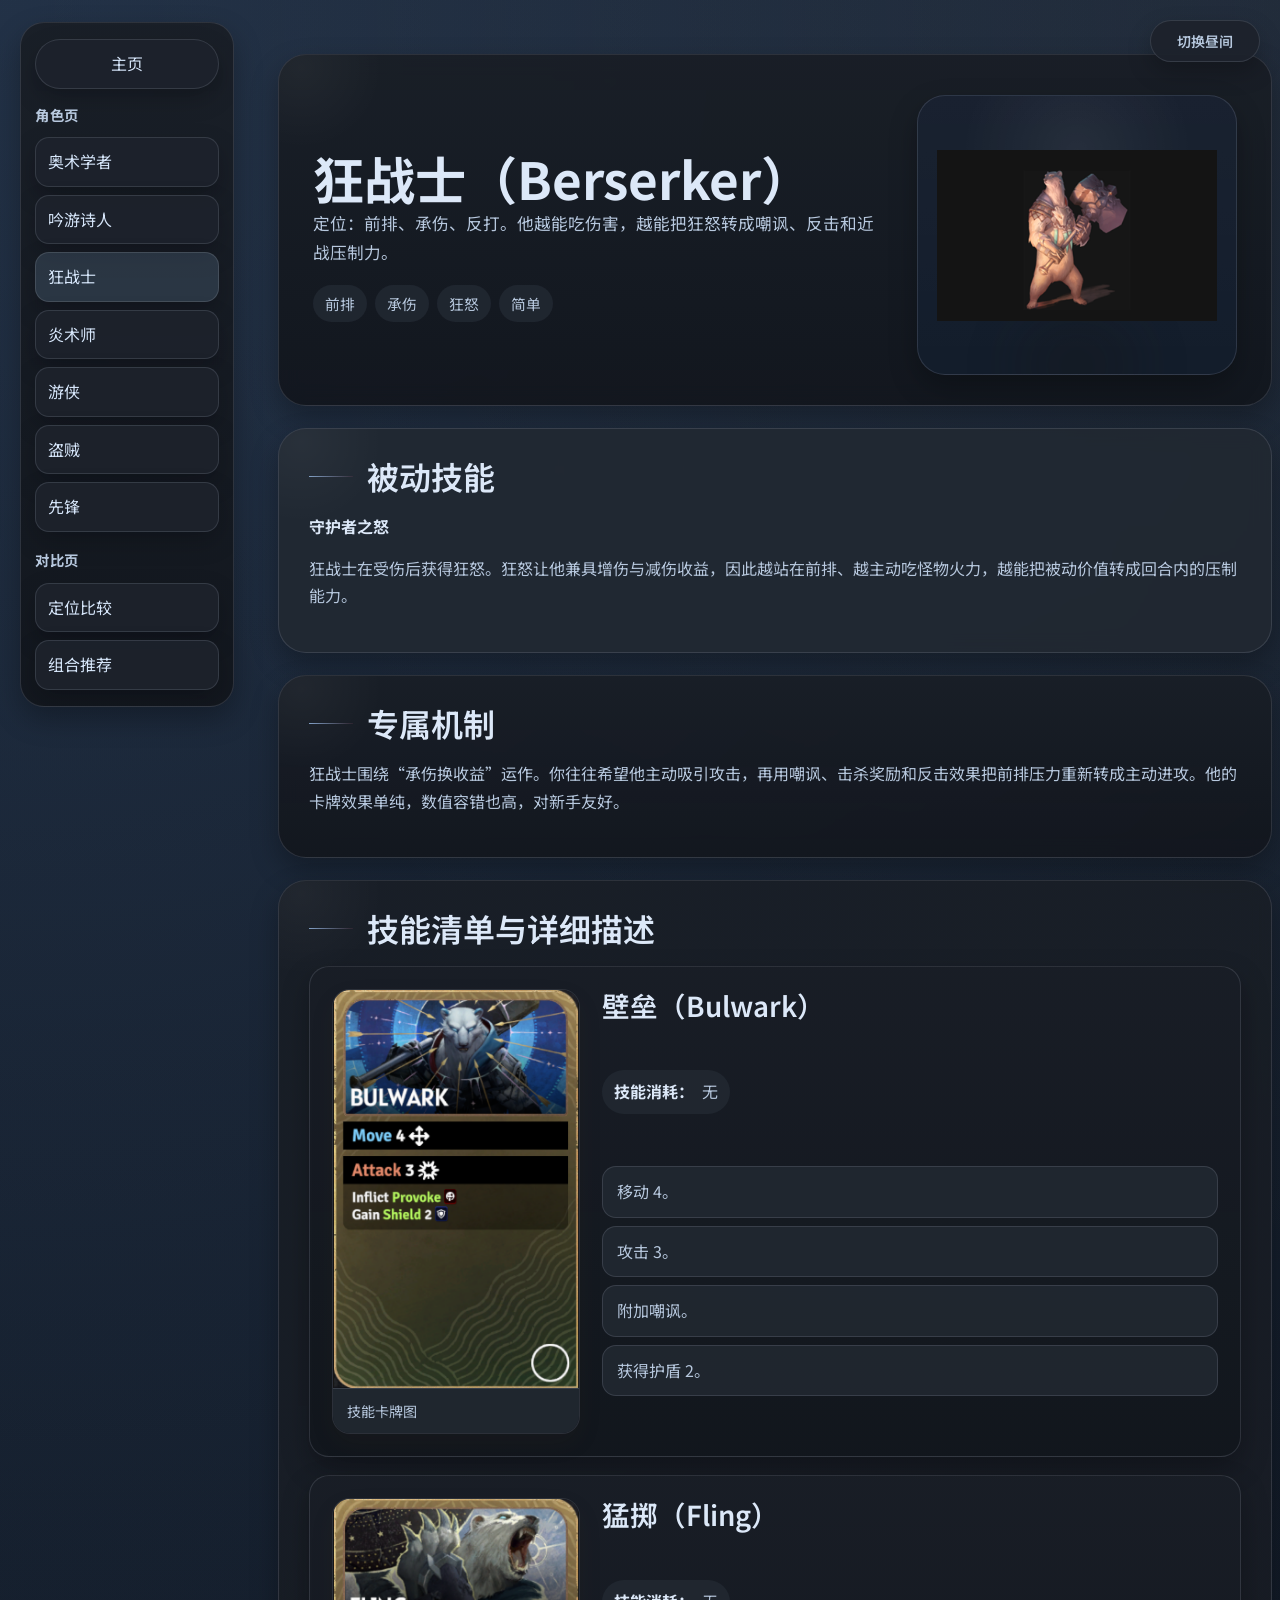
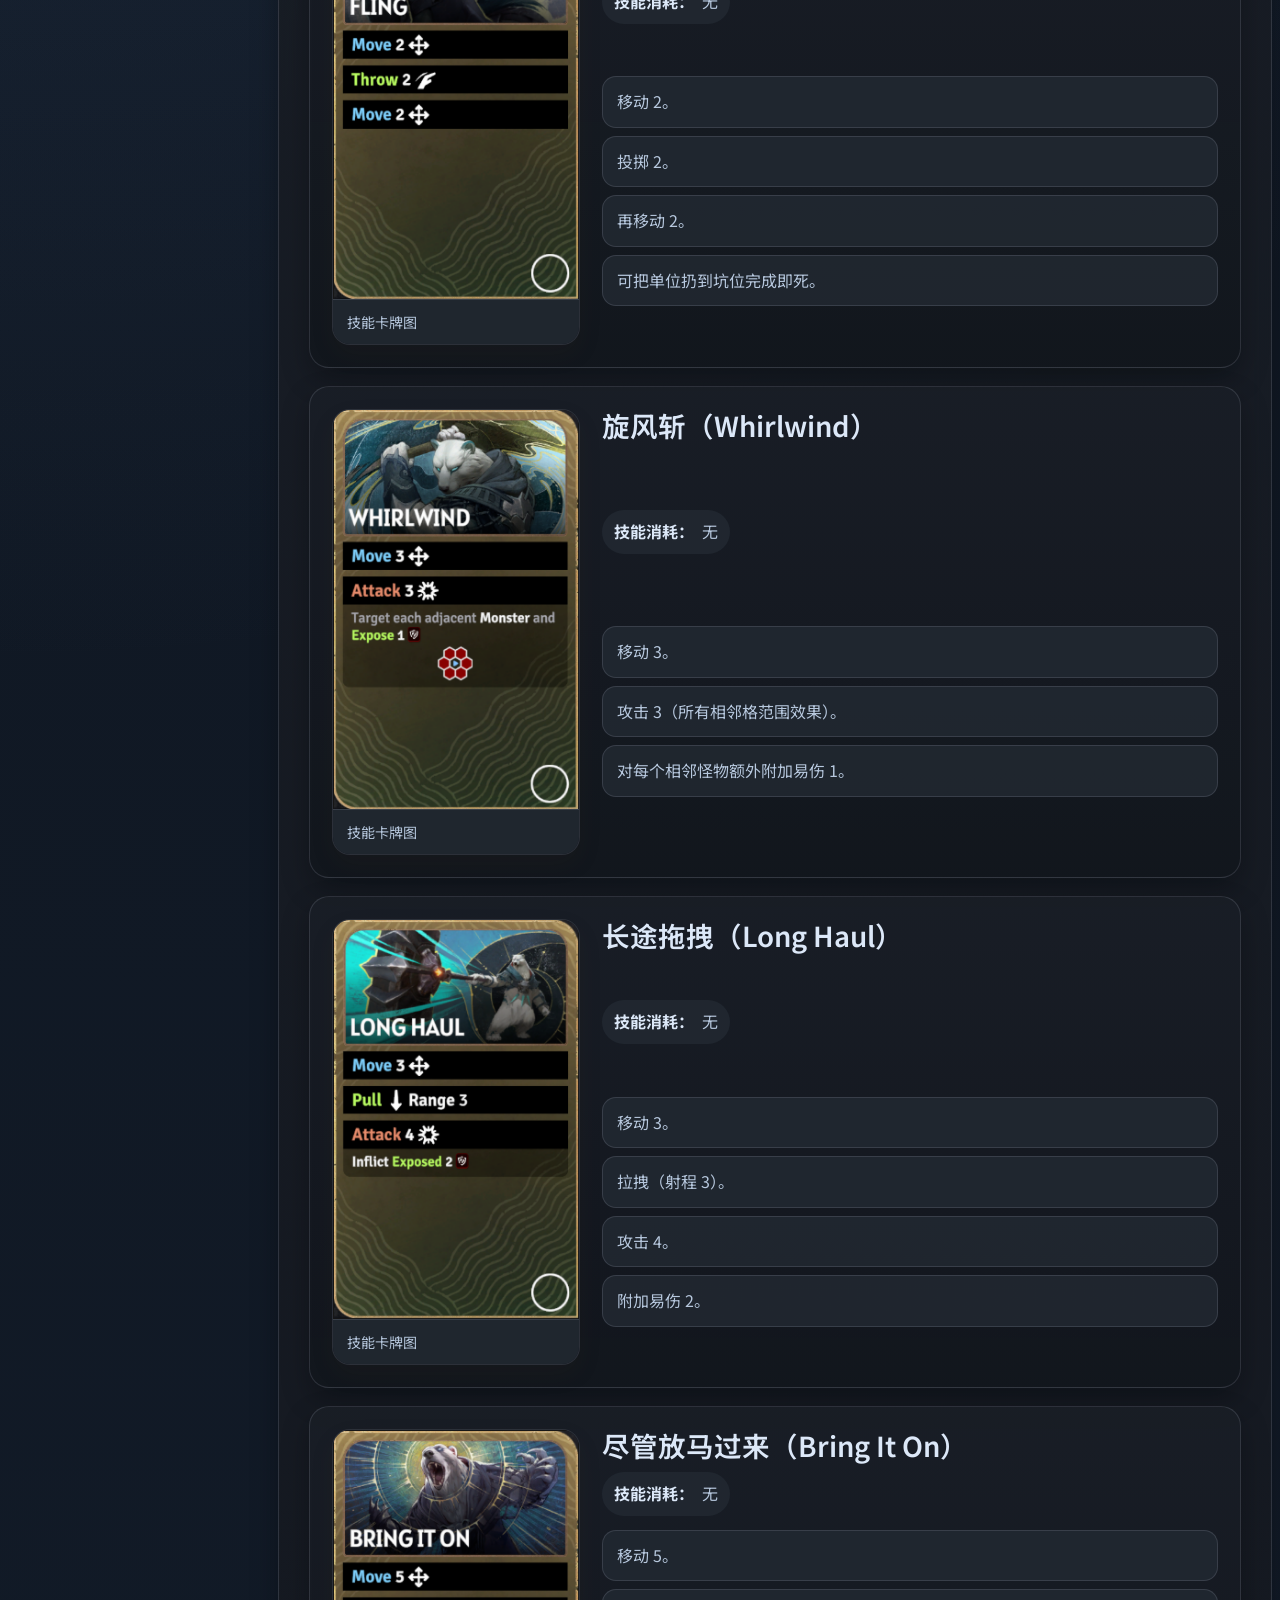
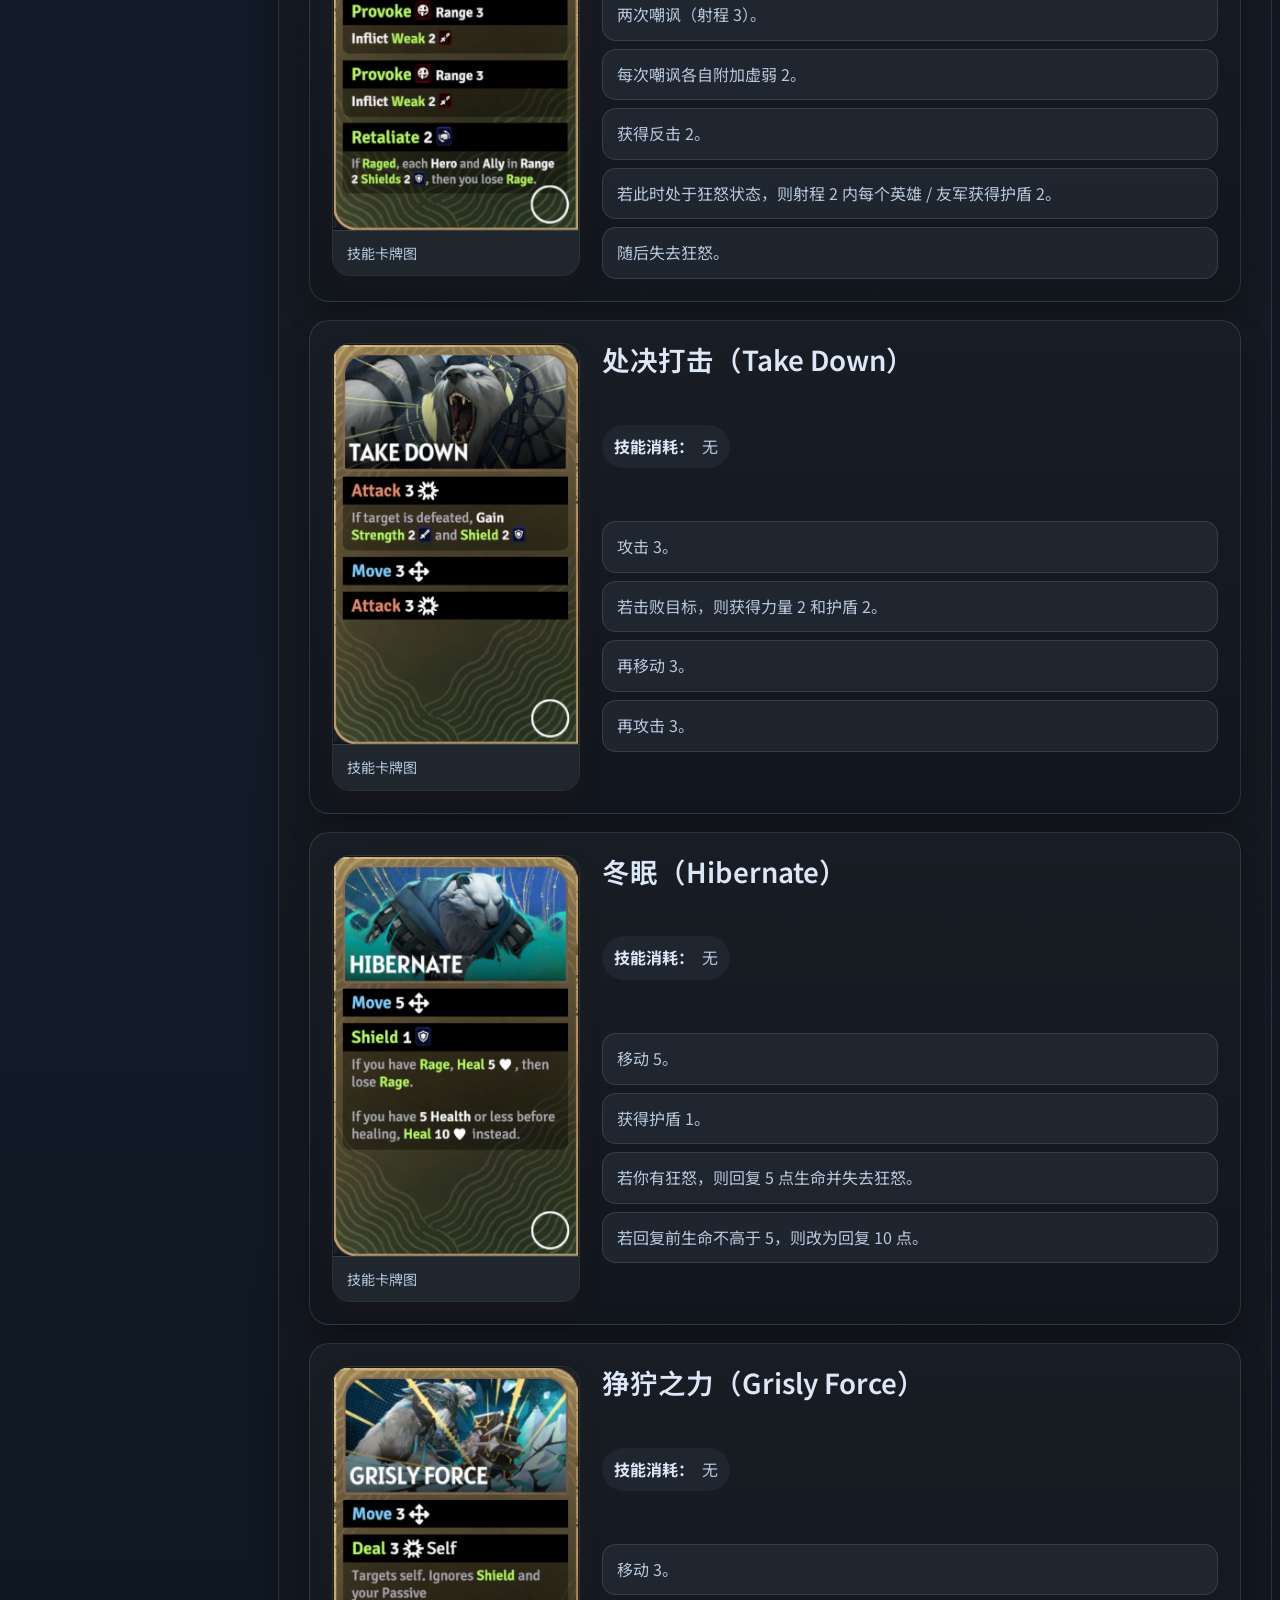
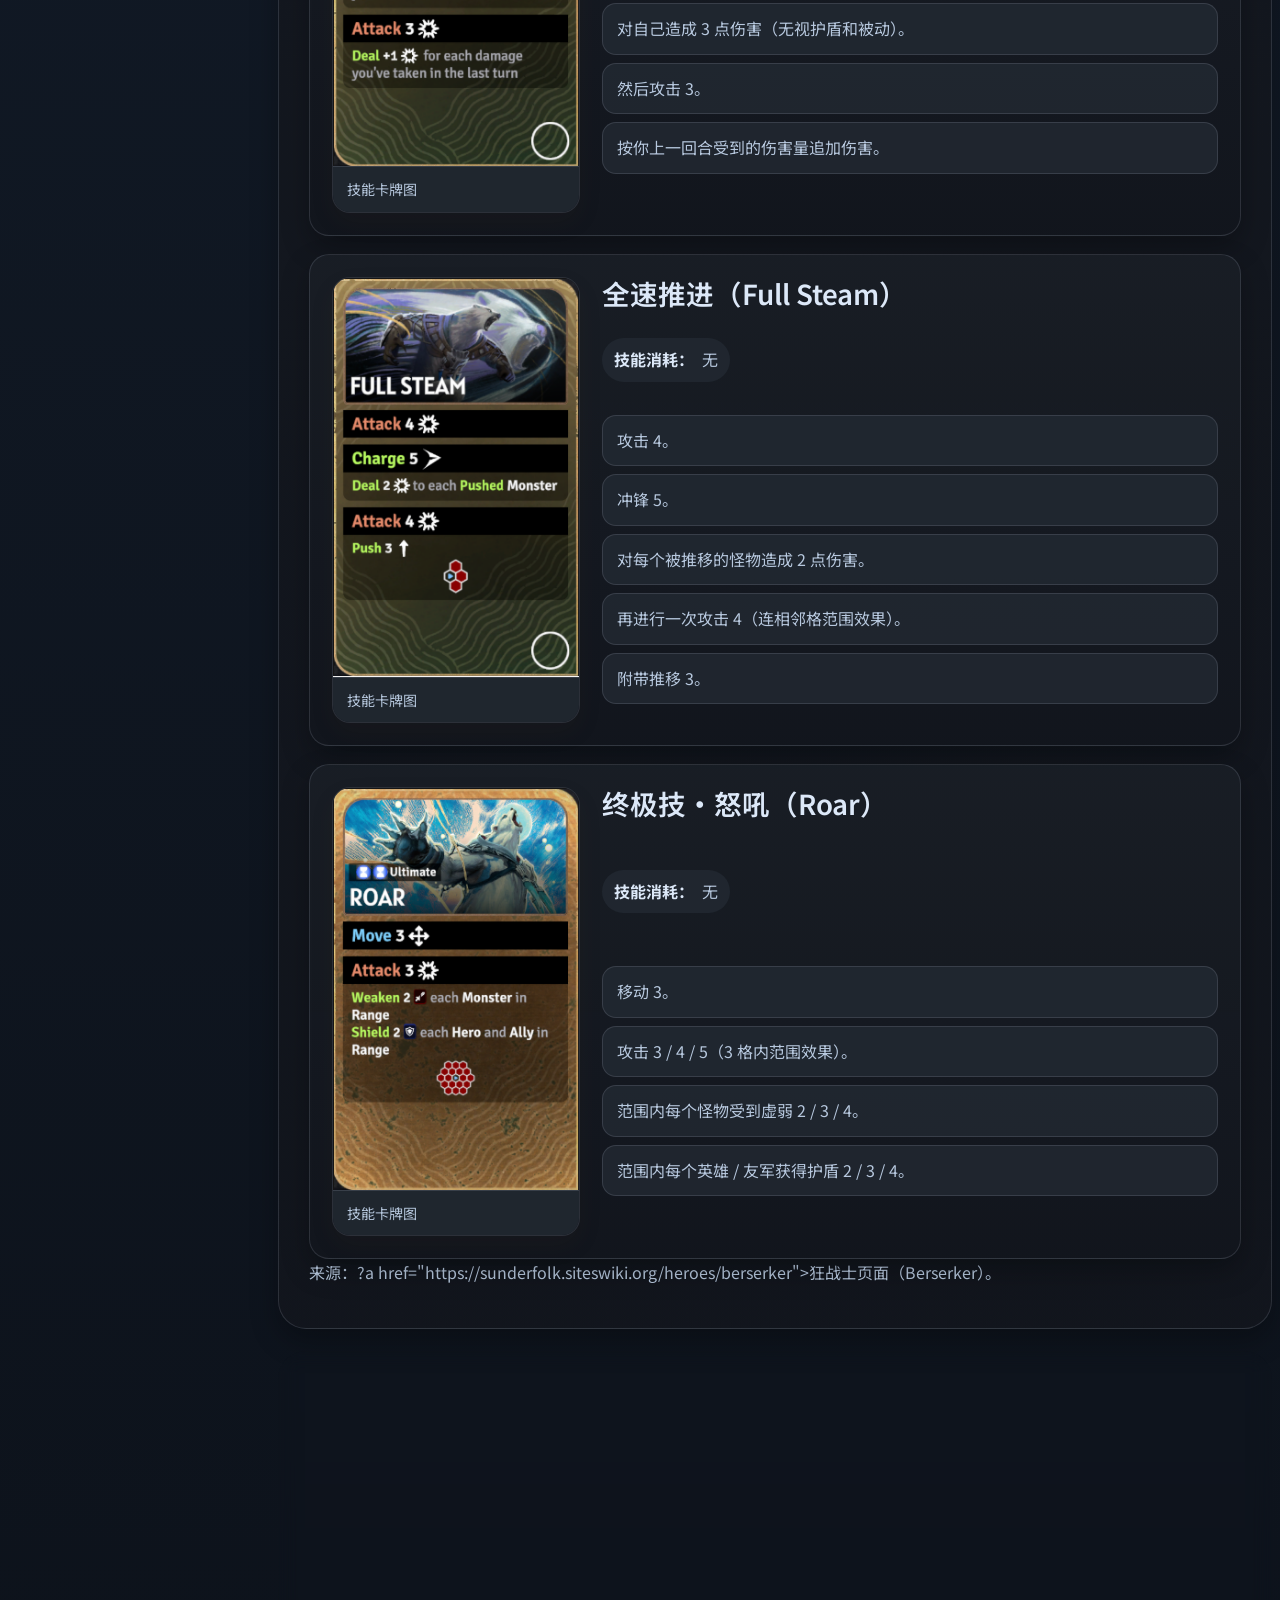
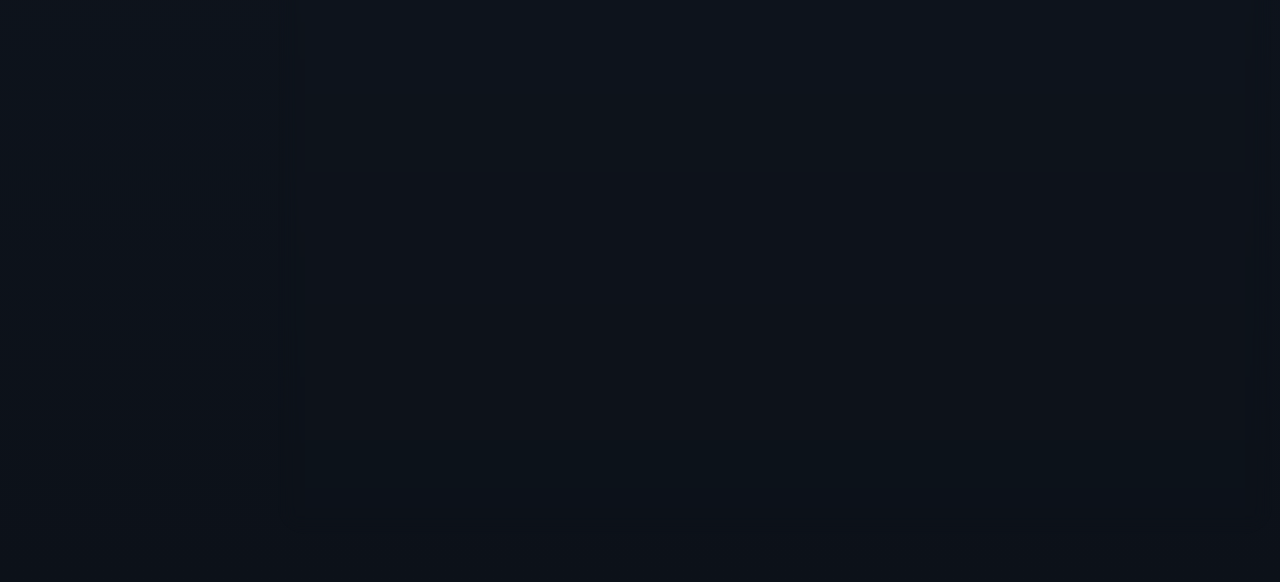
<file: heroes/berserker.html>
<!DOCTYPE html>
<html lang="zh-CN">
<head><meta charset="UTF-8" /><meta name="viewport" content="width=device-width, initial-scale=1.0" /><title>狂战士（Berserker）</title><link rel="stylesheet" href="../styles.css" /></head>
<body class="hero-theme-berserker">
<aside class="page-float-nav" aria-label="快捷切页导航">
  <a class="page-float-home" href="../index.html">主页</a>
  <div class="page-float-group">
    <p class="page-float-label">角色页</p>
    <div class="page-float-list"><a class="page-float-link" href="./arcanist.html">奥术学者</a><a class="page-float-link" href="./bard.html">吟游诗人</a><a class="page-float-link is-current" href="./berserker.html">狂战士</a><a class="page-float-link" href="./pyromancer.html">炎术师</a><a class="page-float-link" href="./ranger.html">游侠</a><a class="page-float-link" href="./rogue.html">盗贼</a><a class="page-float-link" href="./vanguard.html">先锋</a></div>
  </div>
  <div class="page-float-group">
    <p class="page-float-label">对比页</p>
    <div class="page-float-list"><a class="page-float-link" href="../comparisons/roles.html">定位比较</a><a class="page-float-link" href="../comparisons/teamups.html">组合推荐</a></div>
  </div>
</aside>
<main class="page-main">
  <section class="card hero-intro">
    <div class="hero-intro-layout">
      <div class="hero-intro-copy"><h1>狂战士（Berserker）</h1><p>定位：前排、承伤、反打。他越能吃伤害，越能把狂怒转成嘲讽、反击和近战压制力。</p><div class="tags"><span>前排</span><span>承伤</span><span>狂怒</span><span>简单</span></div>
      </div>
      <figure class="hero-portrait">
        <img src="../assets/portraits/berserker.png" alt="狂战士立绘" loading="lazy" />
      </figure>
    </div>
  </section>
  <section class="card passive-panel"><h2>被动技能</h2><p class="passive-name"><strong>守护者之怒</strong></p><p>狂战士在受伤后获得狂怒。狂怒让他兼具增伤与减伤收益，因此越站在前排、越主动吃怪物火力，越能把被动价值转成回合内的压制能力。</p></section>
  <section class="card"><h2>专属机制</h2><p>狂战士围绕“承伤换收益”运作。你往往希望他主动吸引攻击，再用嘲讽、击杀奖励和反击效果把前排压力重新转成主动进攻。他的卡牌效果单纯，数值容错也高，对新手友好。</p></section>
  <section class="card"><h2>技能清单与详细描述</h2><div class="skill-section">
    <article class="skill-card" id="skill-bulwark"><figure class="skill-figure"><img src="../assets/cards/berserker/01.png" alt="技能卡牌图" loading="lazy" /><figcaption>技能卡牌图</figcaption></figure><h3>壁垒（Bulwark）</h3><p class="skill-meta"><strong>技能消耗：</strong>无</p><div class="effect-list"><div class="effect-item">移动 4。</div><div class="effect-item">攻击 3。</div><div class="effect-item">附加嘲讽。</div><div class="effect-item">获得护盾 2。</div></div></article>
    <article class="skill-card" id="skill-fling"><figure class="skill-figure"><img src="../assets/cards/berserker/02.png" alt="技能卡牌图" loading="lazy" /><figcaption>技能卡牌图</figcaption></figure><h3>猛掷（Fling）</h3><p class="skill-meta"><strong>技能消耗：</strong>无</p><div class="effect-list"><div class="effect-item">移动 2。</div><div class="effect-item">投掷 2。</div><div class="effect-item">再移动 2。</div><div class="effect-item">可把单位扔到坑位完成即死。</div></div></article>
    <article class="skill-card" id="skill-whirlwind"><figure class="skill-figure"><img src="../assets/cards/berserker/03.png" alt="技能卡牌图" loading="lazy" /><figcaption>技能卡牌图</figcaption></figure><h3>旋风斩（Whirlwind）</h3><p class="skill-meta"><strong>技能消耗：</strong>无</p><div class="effect-list"><div class="effect-item">移动 3。</div><div class="effect-item">攻击 3（所有相邻格范围效果）。</div><div class="effect-item">对每个相邻怪物额外附加易伤 1。</div></div></article>
    <article class="skill-card" id="skill-long-haul"><figure class="skill-figure"><img src="../assets/cards/berserker/04.png" alt="技能卡牌图" loading="lazy" /><figcaption>技能卡牌图</figcaption></figure><h3>长途拖拽（Long Haul）</h3><p class="skill-meta"><strong>技能消耗：</strong>无</p><div class="effect-list"><div class="effect-item">移动 3。</div><div class="effect-item">拉拽（射程 3）。</div><div class="effect-item">攻击 4。</div><div class="effect-item">附加易伤 2。</div></div></article>
    <article class="skill-card" id="skill-bring-it-on"><figure class="skill-figure"><img src="../assets/cards/berserker/05.png" alt="技能卡牌图" loading="lazy" /><figcaption>技能卡牌图</figcaption></figure><h3>尽管放马过来（Bring It On）</h3><p class="skill-meta"><strong>技能消耗：</strong>无</p><div class="effect-list"><div class="effect-item">移动 5。</div><div class="effect-item">两次嘲讽（射程 3）。</div><div class="effect-item">每次嘲讽各自附加虚弱 2。</div><div class="effect-item">获得反击 2。</div><div class="effect-item">若此时处于狂怒状态，则射程 2 内每个英雄 / 友军获得护盾 2。</div><div class="effect-item">随后失去狂怒。</div></div></article>
    <article class="skill-card" id="skill-take-down"><figure class="skill-figure"><img src="../assets/cards/berserker/06.png" alt="技能卡牌图" loading="lazy" /><figcaption>技能卡牌图</figcaption></figure><h3>处决打击（Take Down）</h3><p class="skill-meta"><strong>技能消耗：</strong>无</p><div class="effect-list"><div class="effect-item">攻击 3。</div><div class="effect-item">若击败目标，则获得力量 2 和护盾 2。</div><div class="effect-item">再移动 3。</div><div class="effect-item">再攻击 3。</div></div></article>
    <article class="skill-card" id="skill-hibernate"><figure class="skill-figure"><img src="../assets/cards/berserker/07.png" alt="技能卡牌图" loading="lazy" /><figcaption>技能卡牌图</figcaption></figure><h3>冬眠（Hibernate）</h3><p class="skill-meta"><strong>技能消耗：</strong>无</p><div class="effect-list"><div class="effect-item">移动 5。</div><div class="effect-item">获得护盾 1。</div><div class="effect-item">若你有狂怒，则回复 5 点生命并失去狂怒。</div><div class="effect-item">若回复前生命不高于 5，则改为回复 10 点。</div></div></article>
    <article class="skill-card" id="skill-grisly-force"><figure class="skill-figure"><img src="../assets/cards/berserker/08.png" alt="技能卡牌图" loading="lazy" /><figcaption>技能卡牌图</figcaption></figure><h3>狰狞之力（Grisly Force）</h3><p class="skill-meta"><strong>技能消耗：</strong>无</p><div class="effect-list"><div class="effect-item">移动 3。</div><div class="effect-item">对自己造成 3 点伤害（无视护盾和被动）。</div><div class="effect-item">然后攻击 3。</div><div class="effect-item">按你上一回合受到的伤害量追加伤害。</div></div></article>
    <article class="skill-card" id="skill-full-steam"><figure class="skill-figure"><img src="../assets/cards/berserker/09.png" alt="技能卡牌图" loading="lazy" /><figcaption>技能卡牌图</figcaption></figure><h3>全速推进（Full Steam）</h3><p class="skill-meta"><strong>技能消耗：</strong>无</p><div class="effect-list"><div class="effect-item">攻击 4。</div><div class="effect-item">冲锋 5。</div><div class="effect-item">对每个被推移的怪物造成 2 点伤害。</div><div class="effect-item">再进行一次攻击 4（连相邻格范围效果）。</div><div class="effect-item">附带推移 3。</div></div></article>
    <article class="skill-card"><figure class="skill-figure"><img src="../assets/cards/berserker/10.png" alt="技能卡牌图" loading="lazy" /><figcaption>技能卡牌图</figcaption></figure><h3>终极技·怒吼（Roar）</h3><p class="skill-meta"><strong>技能消耗：</strong>无</p><div class="effect-list"><div class="effect-item">移动 3。</div><div class="effect-item">攻击 3 / 4 / 5（3 格内范围效果）。</div><div class="effect-item">范围内每个怪物受到虚弱 2 / 3 / 4。</div><div class="effect-item">范围内每个英雄 / 友军获得护盾 2 / 3 / 4。</div></div></article>
  </div><p>来源：?a href="https://sunderfolk.siteswiki.org/heroes/berserker">狂战士页面（Berserker）</a>。</p></section>
  <section class="card"><h2>推荐技能组</h2><div class="combo-list">
    <article class="combo-card"><p class="combo-name"><strong>前排承伤方向</strong></p><div class="combo-skill-buttons"><button class="combo-skill-button" type="button" data-skill-target="skill-bulwark">壁垒</button><button class="combo-skill-button" type="button" data-skill-target="skill-bring-it-on">尽管放马过来</button><button class="combo-skill-button" type="button" data-skill-target="skill-whirlwind">旋风斩</button></div><p>推荐理由：先用壁垒进场并嘲讽，再通过尽管放马过来稳固仇恨和反击收益，最后用旋风斩把贴身怪群一口气压血并挂易伤。</p><div class="combo-skill-preview" hidden></div></article>
    <article class="combo-card"><p class="combo-name"><strong>位移处决方向</strong></p><div class="combo-skill-buttons"><button class="combo-skill-button" type="button" data-skill-target="skill-long-haul">长途拖行</button><button class="combo-skill-button" type="button" data-skill-target="skill-fling">猛掷</button><button class="combo-skill-button" type="button" data-skill-target="skill-take-down">处决打击</button></div><p>推荐理由：先把关键目标从后排拽出，再根据地形决定是猛掷进坑还是扔到己方火力区，最后用处决打击完成斩杀并拿到后续收益。</p><div class="combo-skill-preview" hidden></div></article>
    <article class="combo-card"><p class="combo-name"><strong>续航反打方向</strong></p><div class="combo-skill-buttons"><button class="combo-skill-button" type="button" data-skill-target="skill-hibernate">冬眠</button><button class="combo-skill-button" type="button" data-skill-target="skill-grisly-force">狰狞之力</button><button class="combo-skill-button" type="button" data-skill-target="skill-full-steam">全速推荐</button></div><p>推荐理由：这一组偏中后期续航反打，冬眠先保证血量安全，狰狞之力把承伤转成输出，全速推进则负责重新破阵和扩大前排压力。</p><div class="combo-skill-preview" hidden></div></article>
  </div></section>
<script>
document.querySelectorAll('.combo-card').forEach((card) => {
  const preview = card.querySelector('.combo-skill-preview');
  const buttons = card.querySelectorAll('.combo-skill-button');
  buttons.forEach((button) => {
    button.addEventListener('click', () => {
      const target = document.getElementById(button.dataset.skillTarget);
      if (!target || !preview) return;
      const isActive = button.classList.contains('is-active');
      buttons.forEach((item) => item.classList.remove('is-active'));
      if (isActive) {
        preview.hidden = true;
        preview.innerHTML = '';
        return;
      }
      button.classList.add('is-active');
      preview.hidden = false;
      preview.innerHTML = target.outerHTML;
    });
  });
});
</script>
</main><script src="../theme-toggle.js"></script></body></html>
</file>
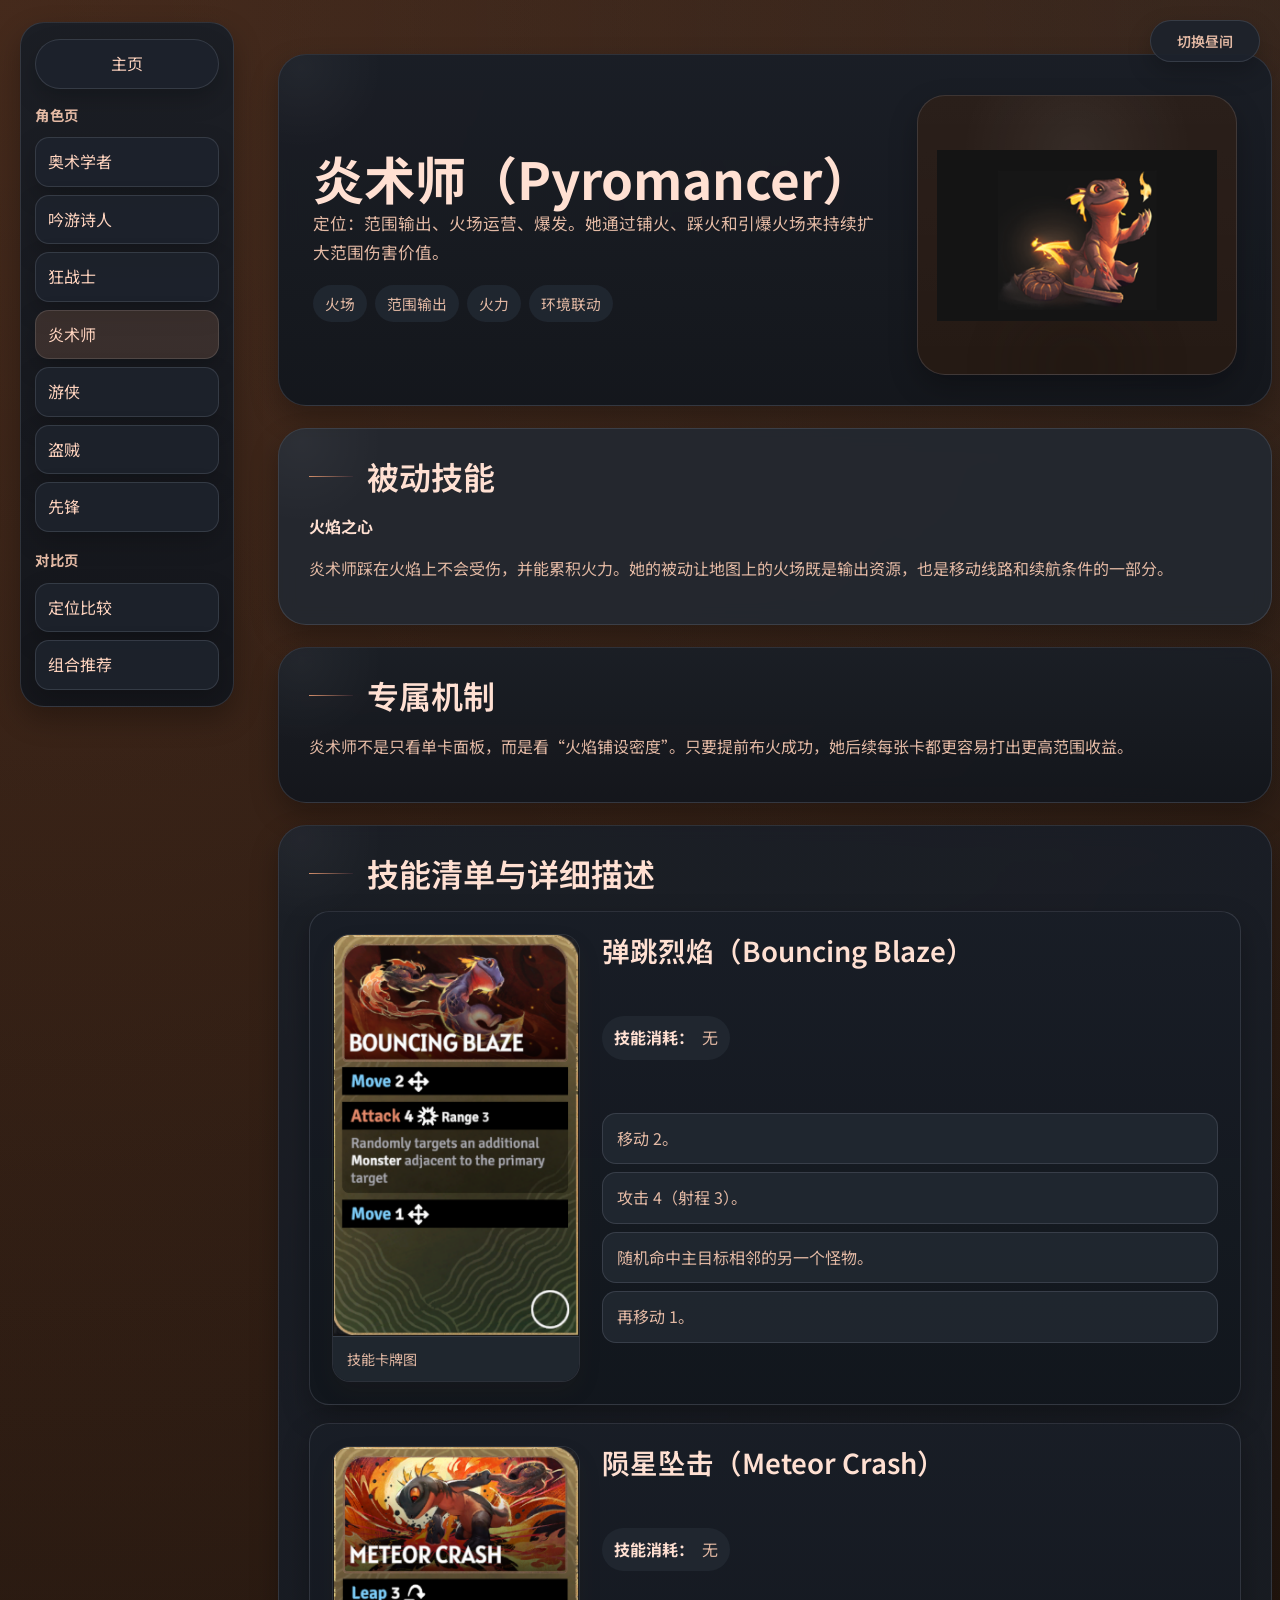
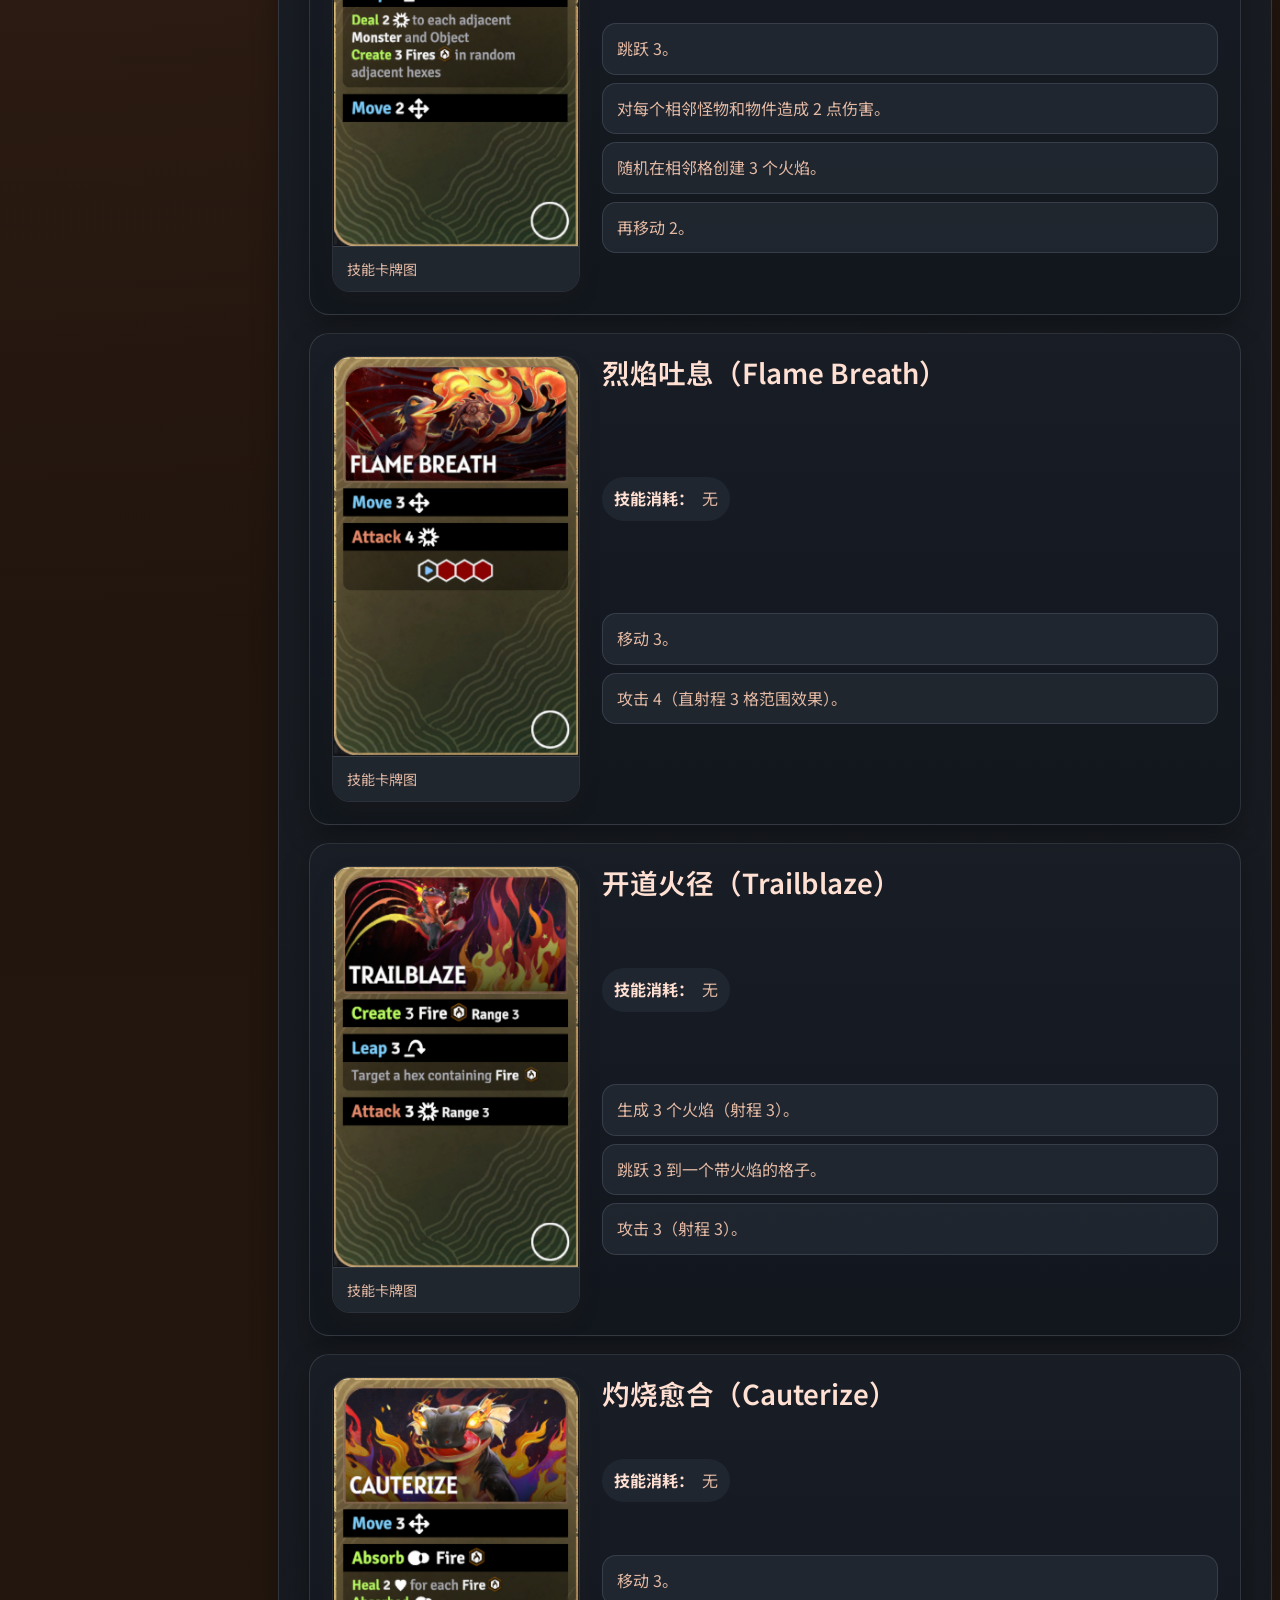
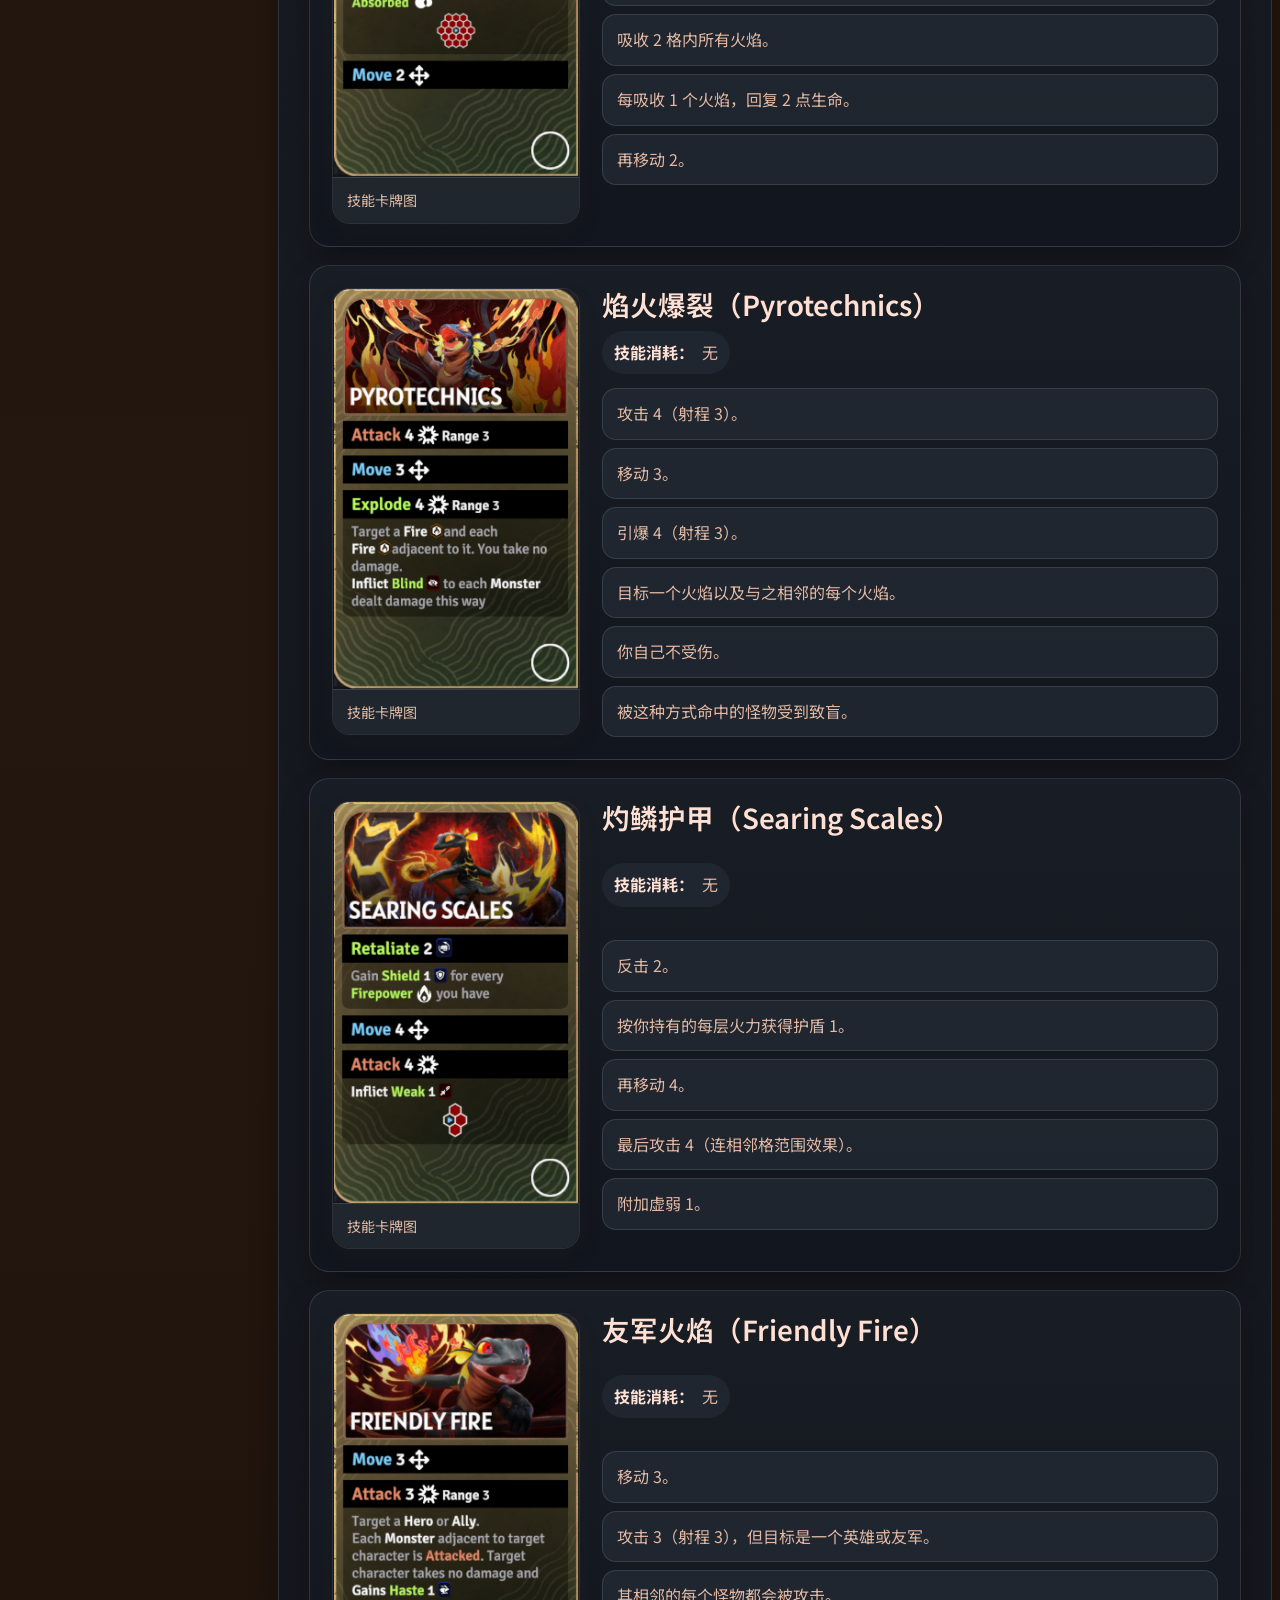
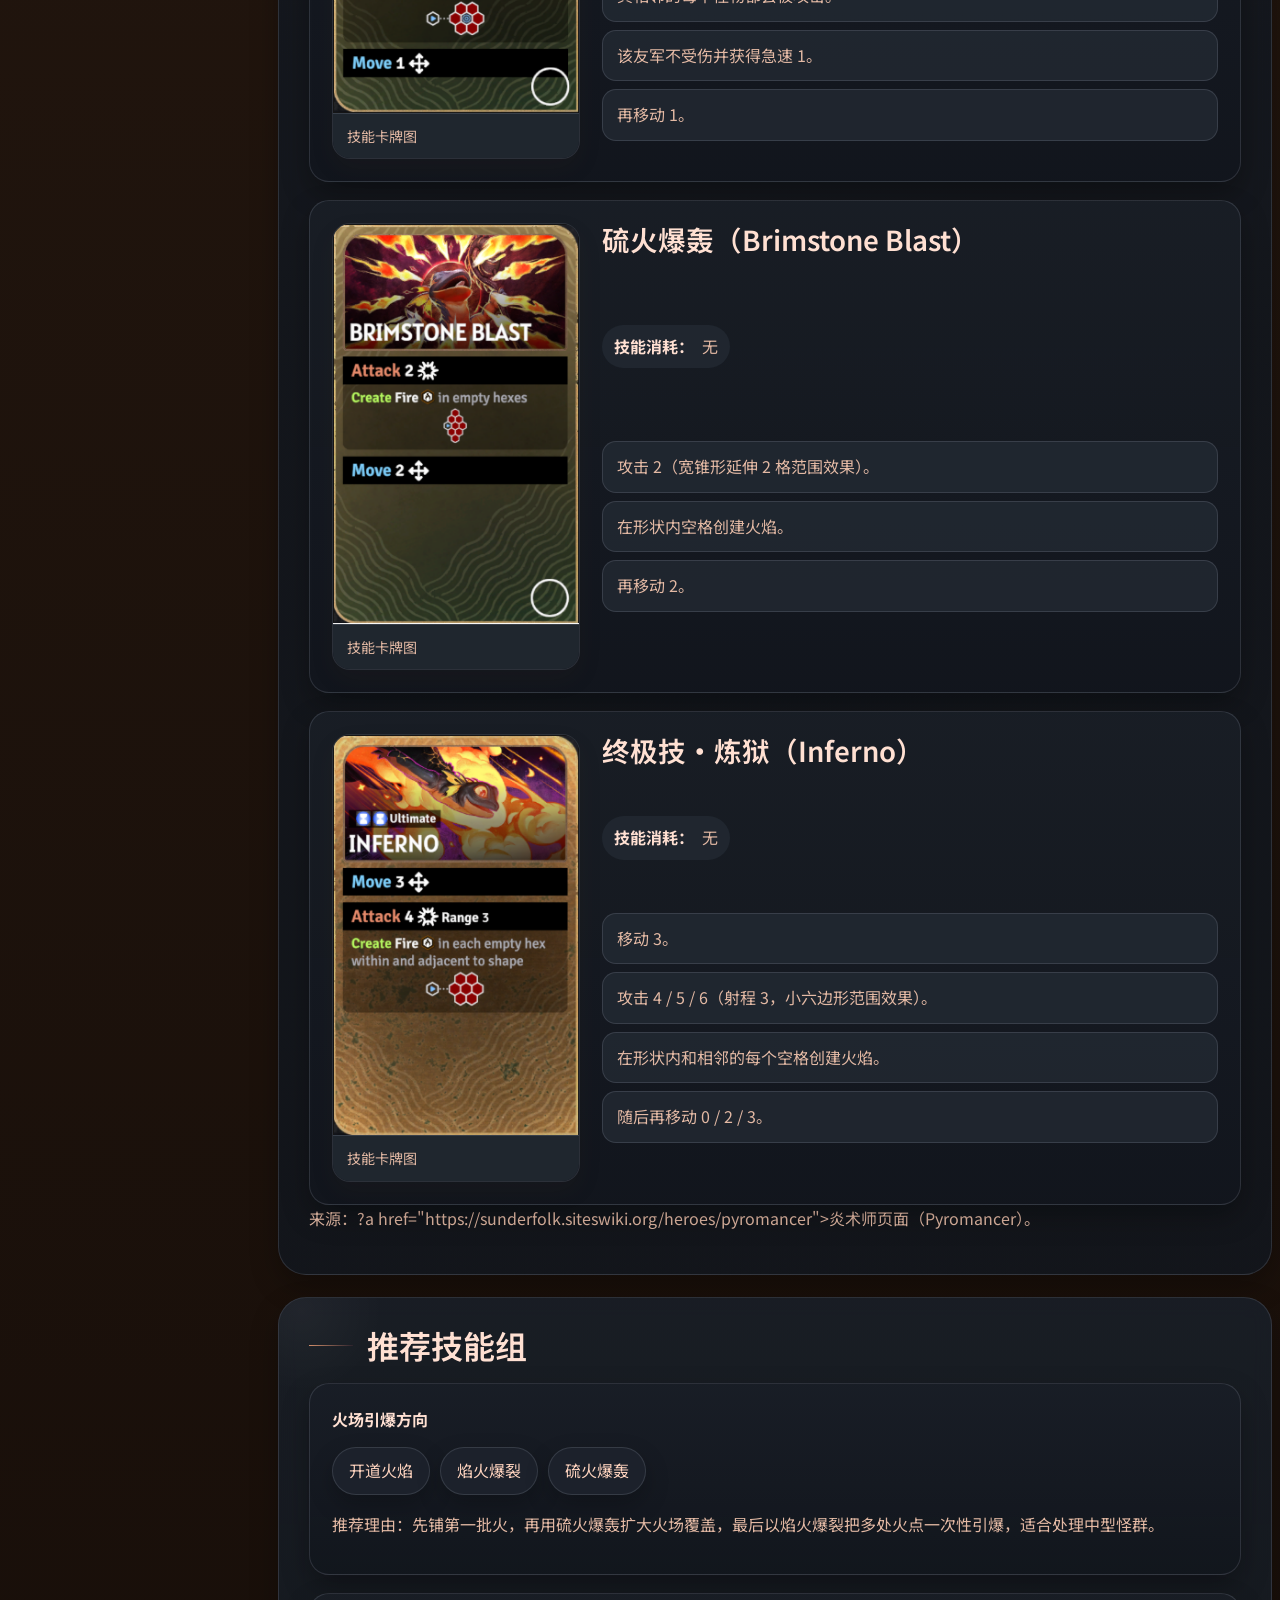
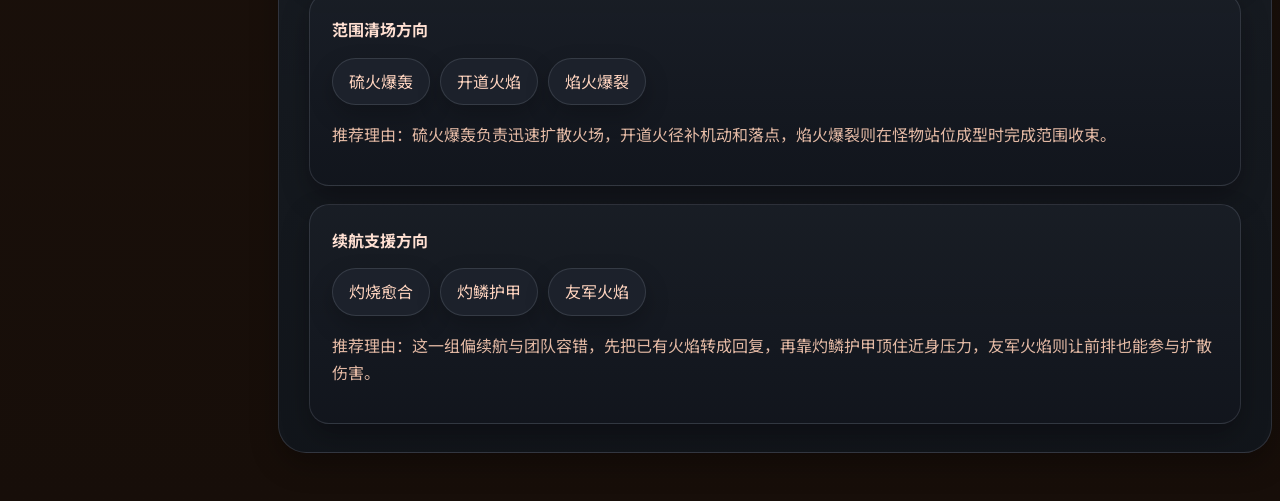
<file: heroes/pyromancer.html>
<!DOCTYPE html>
<html lang="zh-CN">
<head><meta charset="UTF-8" /><meta name="viewport" content="width=device-width, initial-scale=1.0" /><title>炎术师（Pyromancer）</title><link rel="stylesheet" href="../styles.css" /></head>
<body class="hero-theme-pyromancer">
<aside class="page-float-nav" aria-label="快捷切页导航">
  <a class="page-float-home" href="../index.html">主页</a>
  <div class="page-float-group">
    <p class="page-float-label">角色页</p>
    <div class="page-float-list"><a class="page-float-link" href="./arcanist.html">奥术学者</a><a class="page-float-link" href="./bard.html">吟游诗人</a><a class="page-float-link" href="./berserker.html">狂战士</a><a class="page-float-link is-current" href="./pyromancer.html">炎术师</a><a class="page-float-link" href="./ranger.html">游侠</a><a class="page-float-link" href="./rogue.html">盗贼</a><a class="page-float-link" href="./vanguard.html">先锋</a></div>
  </div>
  <div class="page-float-group">
    <p class="page-float-label">对比页</p>
    <div class="page-float-list"><a class="page-float-link" href="../comparisons/roles.html">定位比较</a><a class="page-float-link" href="../comparisons/teamups.html">组合推荐</a></div>
  </div>
</aside>
<main class="page-main">
  <section class="card hero-intro">
    <div class="hero-intro-layout">
      <div class="hero-intro-copy"><h1>炎术师（Pyromancer）</h1><p>定位：范围输出、火场运营、爆发。她通过铺火、踩火和引爆火场来持续扩大范围伤害价值。</p><div class="tags"><span>火场</span><span>范围输出</span><span>火力</span><span>环境联动</span></div>
      </div>
      <figure class="hero-portrait">
        <img src="../assets/portraits/pyromancer.png" alt="炎术师立绘" loading="lazy" />
      </figure>
    </div>
  </section>
  <section class="card passive-panel"><h2>被动技能</h2><p class="passive-name"><strong>火焰之心</strong></p><p>炎术师踩在火焰上不会受伤，并能累积火力。她的被动让地图上的火场既是输出资源，也是移动线路和续航条件的一部分。</p></section>
  <section class="card"><h2>专属机制</h2><p>炎术师不是只看单卡面板，而是看“火焰铺设密度”。只要提前布火成功，她后续每张卡都更容易打出更高范围收益。</p></section>
  <section class="card"><h2>技能清单与详细描述</h2><div class="skill-section">
    <article class="skill-card"><figure class="skill-figure"><img src="../assets/cards/pyromancer/01.png" alt="技能卡牌图" loading="lazy" /><figcaption>技能卡牌图</figcaption></figure><h3>弹跳烈焰（Bouncing Blaze）</h3><p class="skill-meta"><strong>技能消耗：</strong>无</p><div class="effect-list"><div class="effect-item">移动 2。</div><div class="effect-item">攻击 4（射程 3）。</div><div class="effect-item">随机命中主目标相邻的另一个怪物。</div><div class="effect-item">再移动 1。</div></div></article>
    <article class="skill-card"><figure class="skill-figure"><img src="../assets/cards/pyromancer/02.png" alt="技能卡牌图" loading="lazy" /><figcaption>技能卡牌图</figcaption></figure><h3>陨星坠击（Meteor Crash）</h3><p class="skill-meta"><strong>技能消耗：</strong>无</p><div class="effect-list"><div class="effect-item">跳跃 3。</div><div class="effect-item">对每个相邻怪物和物件造成 2 点伤害。</div><div class="effect-item">随机在相邻格创建 3 个火焰。</div><div class="effect-item">再移动 2。</div></div></article>
    <article class="skill-card"><figure class="skill-figure"><img src="../assets/cards/pyromancer/03.png" alt="技能卡牌图" loading="lazy" /><figcaption>技能卡牌图</figcaption></figure><h3>烈焰吐息（Flame Breath）</h3><p class="skill-meta"><strong>技能消耗：</strong>无</p><div class="effect-list"><div class="effect-item">移动 3。</div><div class="effect-item">攻击 4（直射程 3 格范围效果）。</div></div></article>
    <article class="skill-card" id="skill-trailblaze"><figure class="skill-figure"><img src="../assets/cards/pyromancer/04.png" alt="技能卡牌图" loading="lazy" /><figcaption>技能卡牌图</figcaption></figure><h3>开道火径（Trailblaze）</h3><p class="skill-meta"><strong>技能消耗：</strong>无</p><div class="effect-list"><div class="effect-item">生成 3 个火焰（射程 3）。</div><div class="effect-item">跳跃 3 到一个带火焰的格子。</div><div class="effect-item">攻击 3（射程 3）。</div></div></article>
    <article class="skill-card" id="skill-cauterize"><figure class="skill-figure"><img src="../assets/cards/pyromancer/05.png" alt="技能卡牌图" loading="lazy" /><figcaption>技能卡牌图</figcaption></figure><h3>灼烧愈合（Cauterize）</h3><p class="skill-meta"><strong>技能消耗：</strong>无</p><div class="effect-list"><div class="effect-item">移动 3。</div><div class="effect-item">吸收 2 格内所有火焰。</div><div class="effect-item">每吸收 1 个火焰，回复 2 点生命。</div><div class="effect-item">再移动 2。</div></div></article>
    <article class="skill-card" id="skill-pyrotechnics"><figure class="skill-figure"><img src="../assets/cards/pyromancer/06.png" alt="技能卡牌图" loading="lazy" /><figcaption>技能卡牌图</figcaption></figure><h3>焰火爆裂（Pyrotechnics）</h3><p class="skill-meta"><strong>技能消耗：</strong>无</p><div class="effect-list"><div class="effect-item">攻击 4（射程 3）。</div><div class="effect-item">移动 3。</div><div class="effect-item">引爆 4（射程 3）。</div><div class="effect-item">目标一个火焰以及与之相邻的每个火焰。</div><div class="effect-item">你自己不受伤。</div><div class="effect-item">被这种方式命中的怪物受到致盲。</div></div></article>
    <article class="skill-card" id="skill-searing-scales"><figure class="skill-figure"><img src="../assets/cards/pyromancer/07.png" alt="技能卡牌图" loading="lazy" /><figcaption>技能卡牌图</figcaption></figure><h3>灼鳞护甲（Searing Scales）</h3><p class="skill-meta"><strong>技能消耗：</strong>无</p><div class="effect-list"><div class="effect-item">反击 2。</div><div class="effect-item">按你持有的每层火力获得护盾 1。</div><div class="effect-item">再移动 4。</div><div class="effect-item">最后攻击 4（连相邻格范围效果）。</div><div class="effect-item">附加虚弱 1。</div></div></article>
    <article class="skill-card" id="skill-friendly-fire"><figure class="skill-figure"><img src="../assets/cards/pyromancer/08.png" alt="技能卡牌图" loading="lazy" /><figcaption>技能卡牌图</figcaption></figure><h3>友军火焰（Friendly Fire）</h3><p class="skill-meta"><strong>技能消耗：</strong>无</p><div class="effect-list"><div class="effect-item">移动 3。</div><div class="effect-item">攻击 3（射程 3），但目标是一个英雄或友军。</div><div class="effect-item">其相邻的每个怪物都会被攻击。</div><div class="effect-item">该友军不受伤并获得急速 1。</div><div class="effect-item">再移动 1。</div></div></article>
    <article class="skill-card" id="skill-brimstone-blast"><figure class="skill-figure"><img src="../assets/cards/pyromancer/09.png" alt="技能卡牌图" loading="lazy" /><figcaption>技能卡牌图</figcaption></figure><h3>硫火爆轰（Brimstone Blast）</h3><p class="skill-meta"><strong>技能消耗：</strong>无</p><div class="effect-list"><div class="effect-item">攻击 2（宽锥形延伸 2 格范围效果）。</div><div class="effect-item">在形状内空格创建火焰。</div><div class="effect-item">再移动 2。</div></div></article>
    <article class="skill-card"><figure class="skill-figure"><img src="../assets/cards/pyromancer/10.png" alt="技能卡牌图" loading="lazy" /><figcaption>技能卡牌图</figcaption></figure><h3>终极技·炼狱（Inferno）</h3><p class="skill-meta"><strong>技能消耗：</strong>无</p><div class="effect-list"><div class="effect-item">移动 3。</div><div class="effect-item">攻击 4 / 5 / 6（射程 3，小六边形范围效果）。</div><div class="effect-item">在形状内和相邻的每个空格创建火焰。</div><div class="effect-item">随后再移动 0 / 2 / 3。</div></div></article>
  </div><p>来源：?a href="https://sunderfolk.siteswiki.org/heroes/pyromancer">炎术师页面（Pyromancer）</a>。</p></section>
  <section class="card"><h2>推荐技能组</h2><div class="combo-list">
    <article class="combo-card"><p class="combo-name"><strong>火场引爆方向</strong></p><div class="combo-skill-buttons"><button class="combo-skill-button" type="button" data-skill-target="skill-trailblaze">开道火焰</button><button class="combo-skill-button" type="button" data-skill-target="skill-pyrotechnics">焰火爆裂</button><button class="combo-skill-button" type="button" data-skill-target="skill-brimstone-blast">硫火爆轰</button></div><p>推荐理由：先铺第一批火，再用硫火爆轰扩大火场覆盖，最后以焰火爆裂把多处火点一次性引爆，适合处理中型怪群。</p><div class="combo-skill-preview" hidden></div></article>
    <article class="combo-card"><p class="combo-name"><strong>范围清场方向</strong></p><div class="combo-skill-buttons"><button class="combo-skill-button" type="button" data-skill-target="skill-brimstone-blast">硫火爆轰</button><button class="combo-skill-button" type="button" data-skill-target="skill-trailblaze">开道火焰</button><button class="combo-skill-button" type="button" data-skill-target="skill-pyrotechnics">焰火爆裂</button></div><p>推荐理由：硫火爆轰负责迅速扩散火场，开道火径补机动和落点，焰火爆裂则在怪物站位成型时完成范围收束。</p><div class="combo-skill-preview" hidden></div></article>
    <article class="combo-card"><p class="combo-name"><strong>续航支援方向</strong></p><div class="combo-skill-buttons"><button class="combo-skill-button" type="button" data-skill-target="skill-cauterize">灼烧愈合</button><button class="combo-skill-button" type="button" data-skill-target="skill-searing-scales">灼鳞护甲</button><button class="combo-skill-button" type="button" data-skill-target="skill-friendly-fire">友军火焰</button></div><p>推荐理由：这一组偏续航与团队容错，先把已有火焰转成回复，再靠灼鳞护甲顶住近身压力，友军火焰则让前排也能参与扩散伤害。</p><div class="combo-skill-preview" hidden></div></article>
  </div></section>
<script>
document.querySelectorAll('.combo-card').forEach((card) => {
  const preview = card.querySelector('.combo-skill-preview');
  const buttons = card.querySelectorAll('.combo-skill-button');
  buttons.forEach((button) => {
    button.addEventListener('click', () => {
      const target = document.getElementById(button.dataset.skillTarget);
      if (!target || !preview) return;
      const isActive = button.classList.contains('is-active');
      buttons.forEach((item) => item.classList.remove('is-active'));
      if (isActive) {
        preview.hidden = true;
        preview.innerHTML = '';
        return;
      }
      button.classList.add('is-active');
      preview.hidden = false;
      preview.innerHTML = target.outerHTML;
    });
  });
});
</script>
</main><script src="../theme-toggle.js"></script></body></html>
</file>
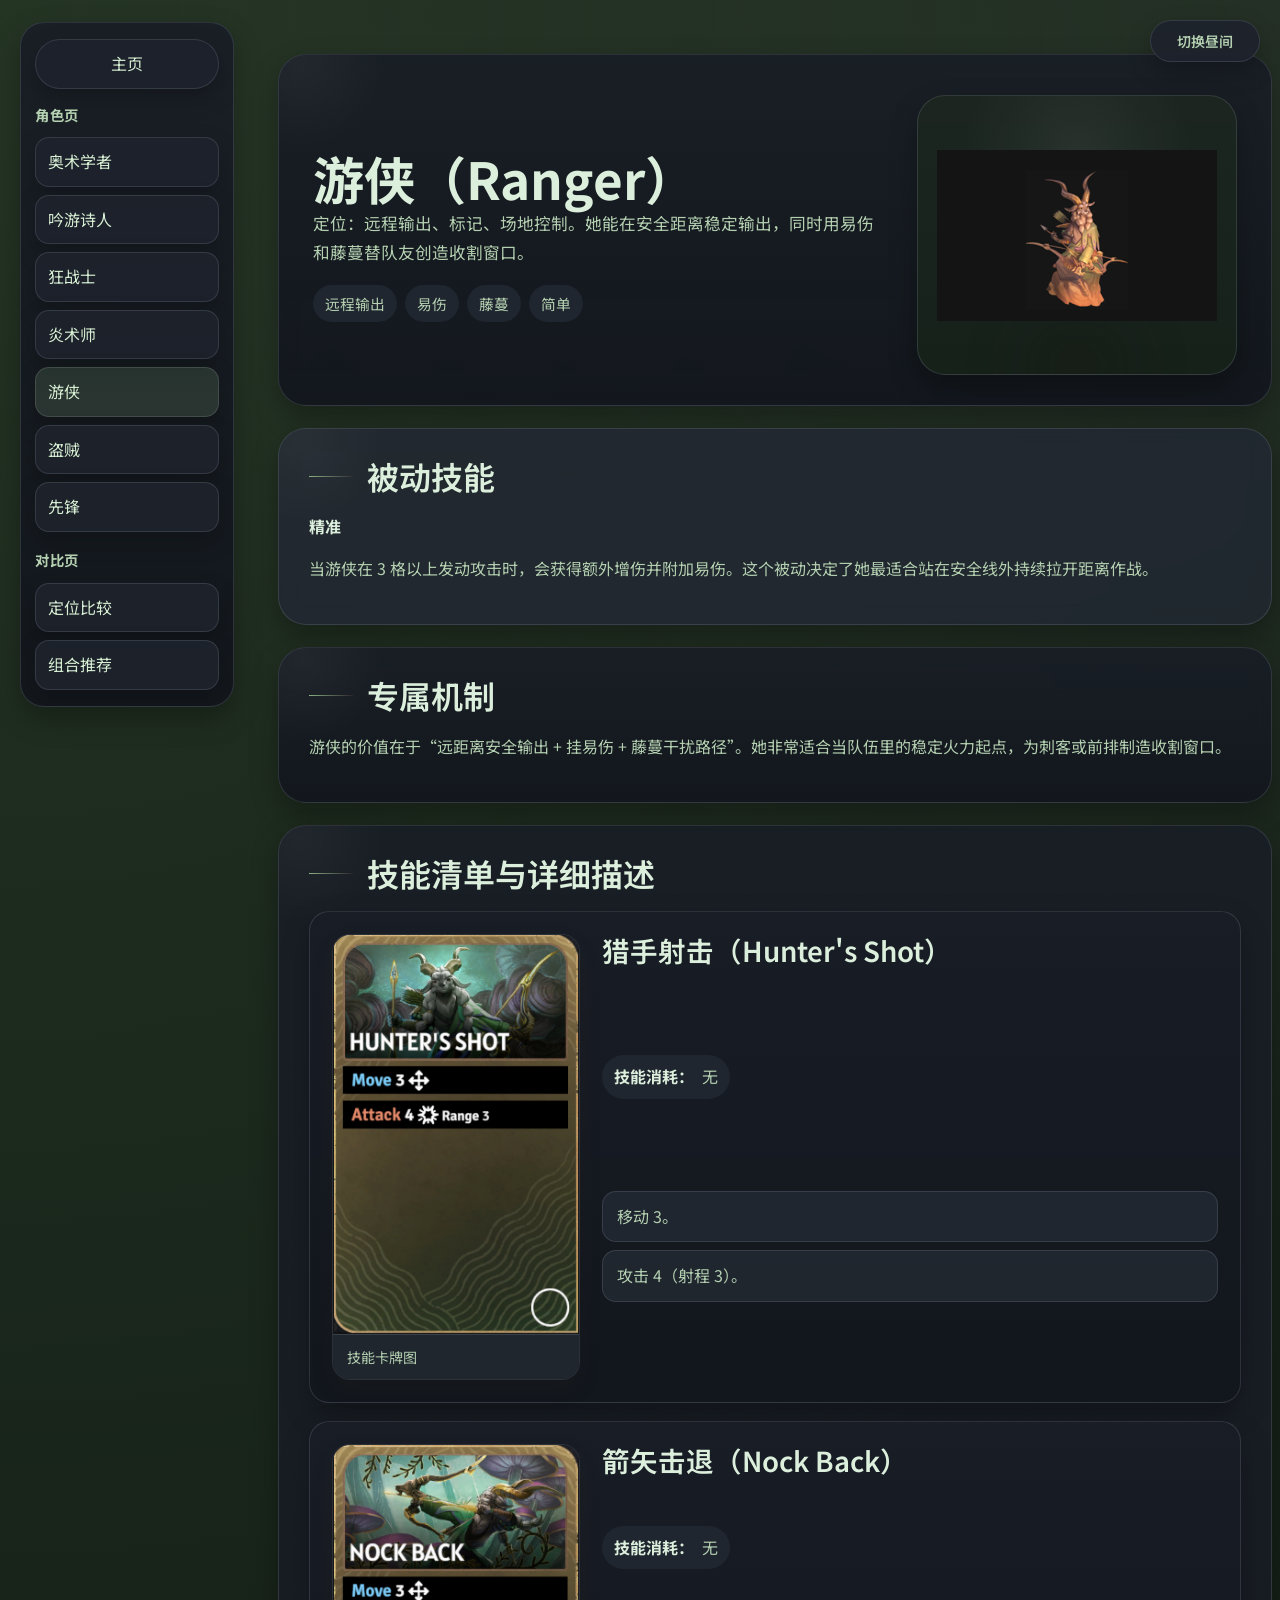
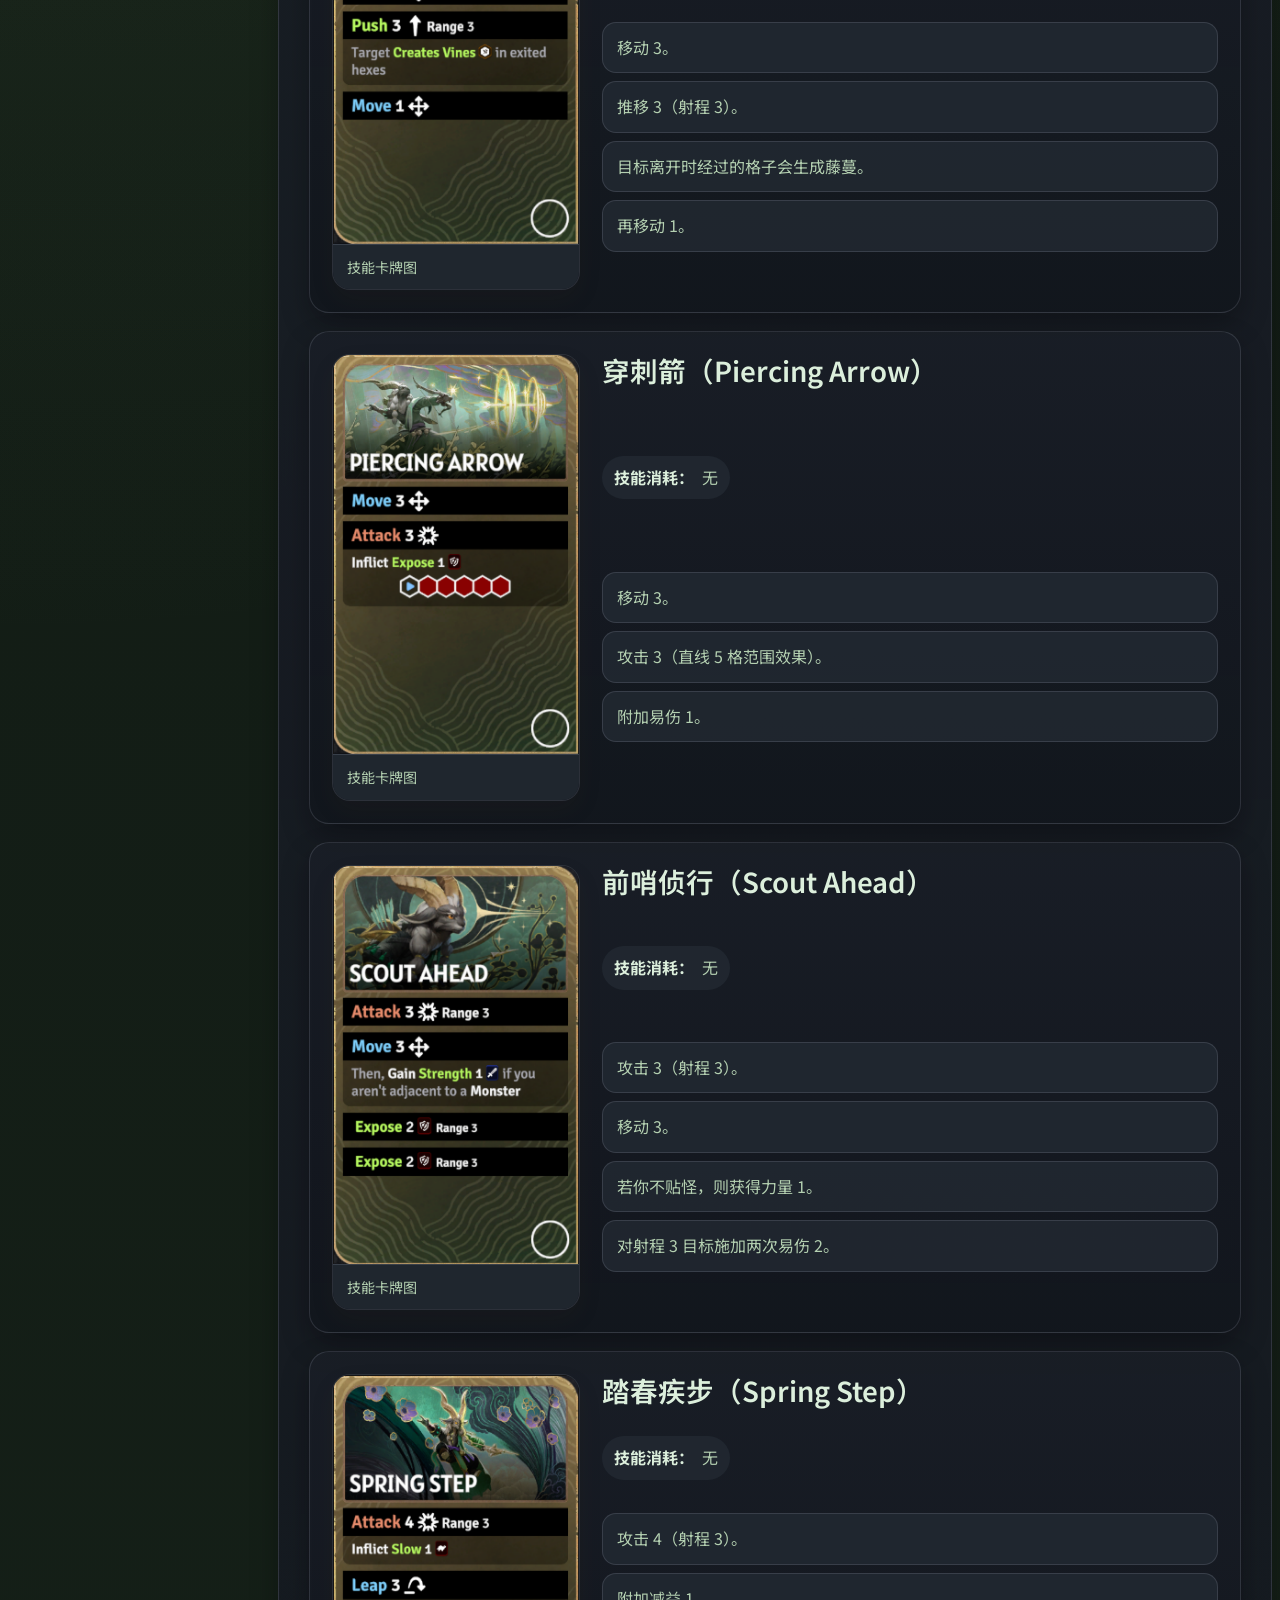
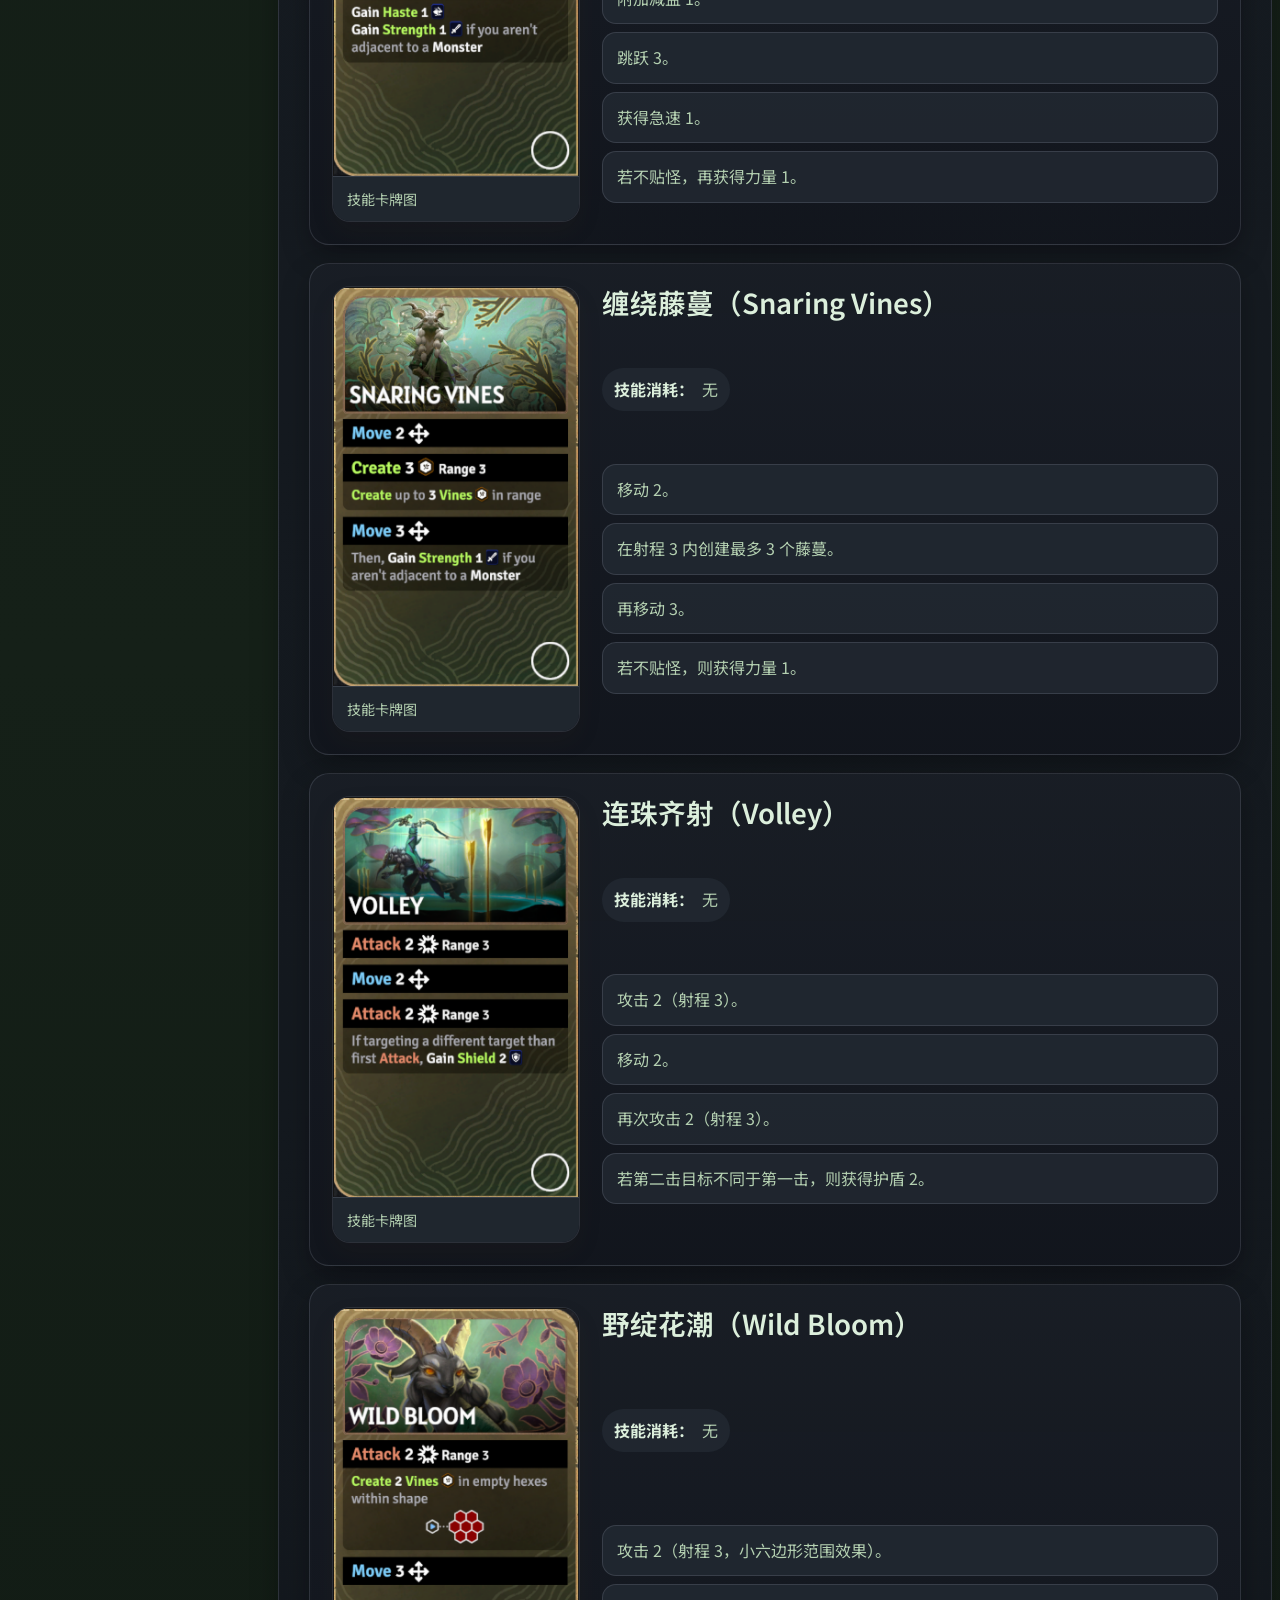
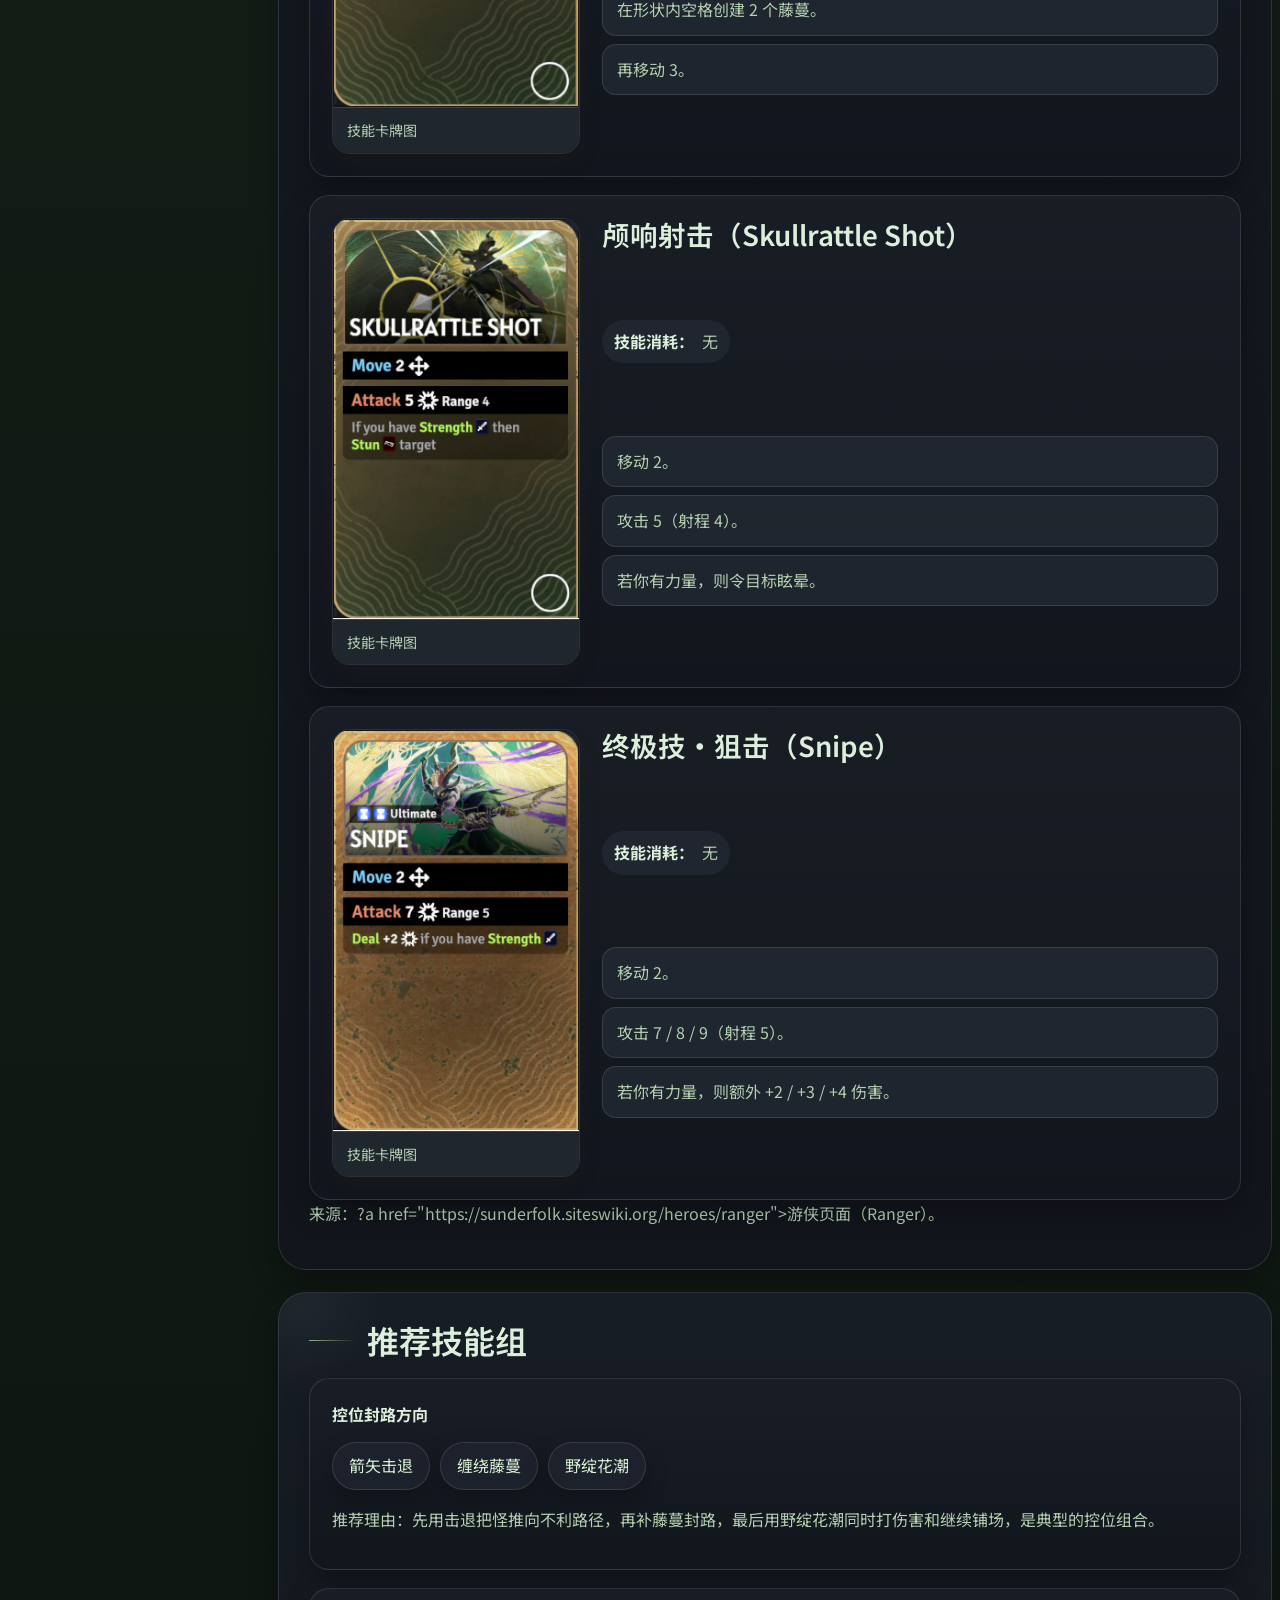
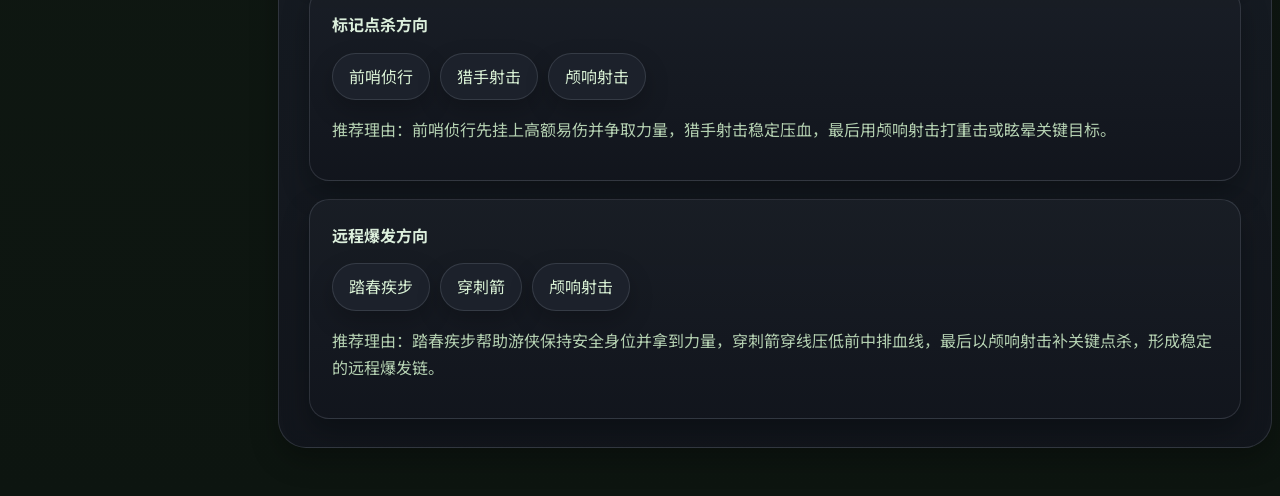
<file: heroes/ranger.html>
<!DOCTYPE html>
<html lang="zh-CN">
<head><meta charset="UTF-8" /><meta name="viewport" content="width=device-width, initial-scale=1.0" /><title>游侠（Ranger）</title><link rel="stylesheet" href="../styles.css" /></head>
<body class="hero-theme-ranger">
<aside class="page-float-nav" aria-label="快捷切页导航">
  <a class="page-float-home" href="../index.html">主页</a>
  <div class="page-float-group">
    <p class="page-float-label">角色页</p>
    <div class="page-float-list"><a class="page-float-link" href="./arcanist.html">奥术学者</a><a class="page-float-link" href="./bard.html">吟游诗人</a><a class="page-float-link" href="./berserker.html">狂战士</a><a class="page-float-link" href="./pyromancer.html">炎术师</a><a class="page-float-link is-current" href="./ranger.html">游侠</a><a class="page-float-link" href="./rogue.html">盗贼</a><a class="page-float-link" href="./vanguard.html">先锋</a></div>
  </div>
  <div class="page-float-group">
    <p class="page-float-label">对比页</p>
    <div class="page-float-list"><a class="page-float-link" href="../comparisons/roles.html">定位比较</a><a class="page-float-link" href="../comparisons/teamups.html">组合推荐</a></div>
  </div>
</aside>
<main class="page-main">
  <section class="card hero-intro">
    <div class="hero-intro-layout">
      <div class="hero-intro-copy"><h1>游侠（Ranger）</h1><p>定位：远程输出、标记、场地控制。她能在安全距离稳定输出，同时用易伤和藤蔓替队友创造收割窗口。</p><div class="tags"><span>远程输出</span><span>易伤</span><span>藤蔓</span><span>简单</span></div>
      </div>
      <figure class="hero-portrait">
        <img src="../assets/portraits/ranger.png" alt="游侠立绘" loading="lazy" />
      </figure>
    </div>
  </section>
  <section class="card passive-panel"><h2>被动技能</h2><p class="passive-name"><strong>精准</strong></p><p>当游侠在 3 格以上发动攻击时，会获得额外增伤并附加易伤。这个被动决定了她最适合站在安全线外持续拉开距离作战。</p></section>
  <section class="card"><h2>专属机制</h2><p>游侠的价值在于“远距离安全输出 + 挂易伤 + 藤蔓干扰路径”。她非常适合当队伍里的稳定火力起点，为刺客或前排制造收割窗口。</p></section>
  <section class="card"><h2>技能清单与详细描述</h2><div class="skill-section">
    <article class="skill-card" id="skill-hunters-shot"><figure class="skill-figure"><img src="../assets/cards/ranger/01.png" alt="技能卡牌图" loading="lazy" /><figcaption>技能卡牌图</figcaption></figure><h3>猎手射击（Hunter's Shot）</h3><p class="skill-meta"><strong>技能消耗：</strong>无</p><div class="effect-list"><div class="effect-item">移动 3。</div><div class="effect-item">攻击 4（射程 3）。</div></div></article>
    <article class="skill-card" id="skill-nock-back"><figure class="skill-figure"><img src="../assets/cards/ranger/02.png" alt="技能卡牌图" loading="lazy" /><figcaption>技能卡牌图</figcaption></figure><h3>箭矢击退（Nock Back）</h3><p class="skill-meta"><strong>技能消耗：</strong>无</p><div class="effect-list"><div class="effect-item">移动 3。</div><div class="effect-item">推移 3（射程 3）。</div><div class="effect-item">目标离开时经过的格子会生成藤蔓。</div><div class="effect-item">再移动 1。</div></div></article>
    <article class="skill-card" id="skill-piercing-arrow"><figure class="skill-figure"><img src="../assets/cards/ranger/03.png" alt="技能卡牌图" loading="lazy" /><figcaption>技能卡牌图</figcaption></figure><h3>穿刺箭（Piercing Arrow）</h3><p class="skill-meta"><strong>技能消耗：</strong>无</p><div class="effect-list"><div class="effect-item">移动 3。</div><div class="effect-item">攻击 3（直线 5 格范围效果）。</div><div class="effect-item">附加易伤 1。</div></div></article>
    <article class="skill-card" id="skill-scout-ahead"><figure class="skill-figure"><img src="../assets/cards/ranger/04.png" alt="技能卡牌图" loading="lazy" /><figcaption>技能卡牌图</figcaption></figure><h3>前哨侦行（Scout Ahead）</h3><p class="skill-meta"><strong>技能消耗：</strong>无</p><div class="effect-list"><div class="effect-item">攻击 3（射程 3）。</div><div class="effect-item">移动 3。</div><div class="effect-item">若你不贴怪，则获得力量 1。</div><div class="effect-item">对射程 3 目标施加两次易伤 2。</div></div></article>
    <article class="skill-card" id="skill-spring-step"><figure class="skill-figure"><img src="../assets/cards/ranger/05.png" alt="技能卡牌图" loading="lazy" /><figcaption>技能卡牌图</figcaption></figure><h3>踏春疾步（Spring Step）</h3><p class="skill-meta"><strong>技能消耗：</strong>无</p><div class="effect-list"><div class="effect-item">攻击 4（射程 3）。</div><div class="effect-item">附加减益 1。</div><div class="effect-item">跳跃 3。</div><div class="effect-item">获得急速 1。</div><div class="effect-item">若不贴怪，再获得力量 1。</div></div></article>
    <article class="skill-card" id="skill-snaring-vines"><figure class="skill-figure"><img src="../assets/cards/ranger/06.png" alt="技能卡牌图" loading="lazy" /><figcaption>技能卡牌图</figcaption></figure><h3>缠绕藤蔓（Snaring Vines）</h3><p class="skill-meta"><strong>技能消耗：</strong>无</p><div class="effect-list"><div class="effect-item">移动 2。</div><div class="effect-item">在射程 3 内创建最多 3 个藤蔓。</div><div class="effect-item">再移动 3。</div><div class="effect-item">若不贴怪，则获得力量 1。</div></div></article>
    <article class="skill-card"><figure class="skill-figure"><img src="../assets/cards/ranger/07.png" alt="技能卡牌图" loading="lazy" /><figcaption>技能卡牌图</figcaption></figure><h3>连珠齐射（Volley）</h3><p class="skill-meta"><strong>技能消耗：</strong>无</p><div class="effect-list"><div class="effect-item">攻击 2（射程 3）。</div><div class="effect-item">移动 2。</div><div class="effect-item">再次攻击 2（射程 3）。</div><div class="effect-item">若第二击目标不同于第一击，则获得护盾 2。</div></div></article>
    <article class="skill-card" id="skill-wild-bloom"><figure class="skill-figure"><img src="../assets/cards/ranger/08.png" alt="技能卡牌图" loading="lazy" /><figcaption>技能卡牌图</figcaption></figure><h3>野绽花潮（Wild Bloom）</h3><p class="skill-meta"><strong>技能消耗：</strong>无</p><div class="effect-list"><div class="effect-item">攻击 2（射程 3，小六边形范围效果）。</div><div class="effect-item">在形状内空格创建 2 个藤蔓。</div><div class="effect-item">再移动 3。</div></div></article>
    <article class="skill-card" id="skill-skullrattle-shot"><figure class="skill-figure"><img src="../assets/cards/ranger/09.png" alt="技能卡牌图" loading="lazy" /><figcaption>技能卡牌图</figcaption></figure><h3>颅响射击（Skullrattle Shot）</h3><p class="skill-meta"><strong>技能消耗：</strong>无</p><div class="effect-list"><div class="effect-item">移动 2。</div><div class="effect-item">攻击 5（射程 4）。</div><div class="effect-item">若你有力量，则令目标眩晕。</div></div></article>
    <article class="skill-card"><figure class="skill-figure"><img src="../assets/cards/ranger/10.png" alt="技能卡牌图" loading="lazy" /><figcaption>技能卡牌图</figcaption></figure><h3>终极技·狙击（Snipe）</h3><p class="skill-meta"><strong>技能消耗：</strong>无</p><div class="effect-list"><div class="effect-item">移动 2。</div><div class="effect-item">攻击 7 / 8 / 9（射程 5）。</div><div class="effect-item">若你有力量，则额外 +2 / +3 / +4 伤害。</div></div></article>
  </div><p>来源：?a href="https://sunderfolk.siteswiki.org/heroes/ranger">游侠页面（Ranger）</a>。</p></section>
  <section class="card"><h2>推荐技能组</h2><div class="combo-list">
    <article class="combo-card"><p class="combo-name"><strong>控位封路方向</strong></p><div class="combo-skill-buttons"><button class="combo-skill-button" type="button" data-skill-target="skill-nock-back">箭矢击退</button><button class="combo-skill-button" type="button" data-skill-target="skill-snaring-vines">缠绕藤蔓</button><button class="combo-skill-button" type="button" data-skill-target="skill-wild-bloom">野绽花潮</button></div><p>推荐理由：先用击退把怪推向不利路径，再补藤蔓封路，最后用野绽花潮同时打伤害和继续铺场，是典型的控位组合。</p><div class="combo-skill-preview" hidden></div></article>
    <article class="combo-card"><p class="combo-name"><strong>标记点杀方向</strong></p><div class="combo-skill-buttons"><button class="combo-skill-button" type="button" data-skill-target="skill-scout-ahead">前哨侦行</button><button class="combo-skill-button" type="button" data-skill-target="skill-hunters-shot">猎手射击</button><button class="combo-skill-button" type="button" data-skill-target="skill-skullrattle-shot">颅响射击</button></div><p>推荐理由：前哨侦行先挂上高额易伤并争取力量，猎手射击稳定压血，最后用颅响射击打重击或眩晕关键目标。</p><div class="combo-skill-preview" hidden></div></article>
    <article class="combo-card"><p class="combo-name"><strong>远程爆发方向</strong></p><div class="combo-skill-buttons"><button class="combo-skill-button" type="button" data-skill-target="skill-spring-step">踏春疾步</button><button class="combo-skill-button" type="button" data-skill-target="skill-piercing-arrow">穿刺箭</button><button class="combo-skill-button" type="button" data-skill-target="skill-skullrattle-shot">颅响射击</button></div><p>推荐理由：踏春疾步帮助游侠保持安全身位并拿到力量，穿刺箭穿线压低前中排血线，最后以颅响射击补关键点杀，形成稳定的远程爆发链。</p><div class="combo-skill-preview" hidden></div></article>
  </div></section>
<script>
document.querySelectorAll('.combo-card').forEach((card) => {
  const preview = card.querySelector('.combo-skill-preview');
  const buttons = card.querySelectorAll('.combo-skill-button');
  buttons.forEach((button) => {
    button.addEventListener('click', () => {
      const target = document.getElementById(button.dataset.skillTarget);
      if (!target || !preview) return;
      const isActive = button.classList.contains('is-active');
      buttons.forEach((item) => item.classList.remove('is-active'));
      if (isActive) {
        preview.hidden = true;
        preview.innerHTML = '';
        return;
      }
      button.classList.add('is-active');
      preview.hidden = false;
      preview.innerHTML = target.outerHTML;
    });
  });
});
</script>
</main><script src="../theme-toggle.js"></script></body></html>
</file>
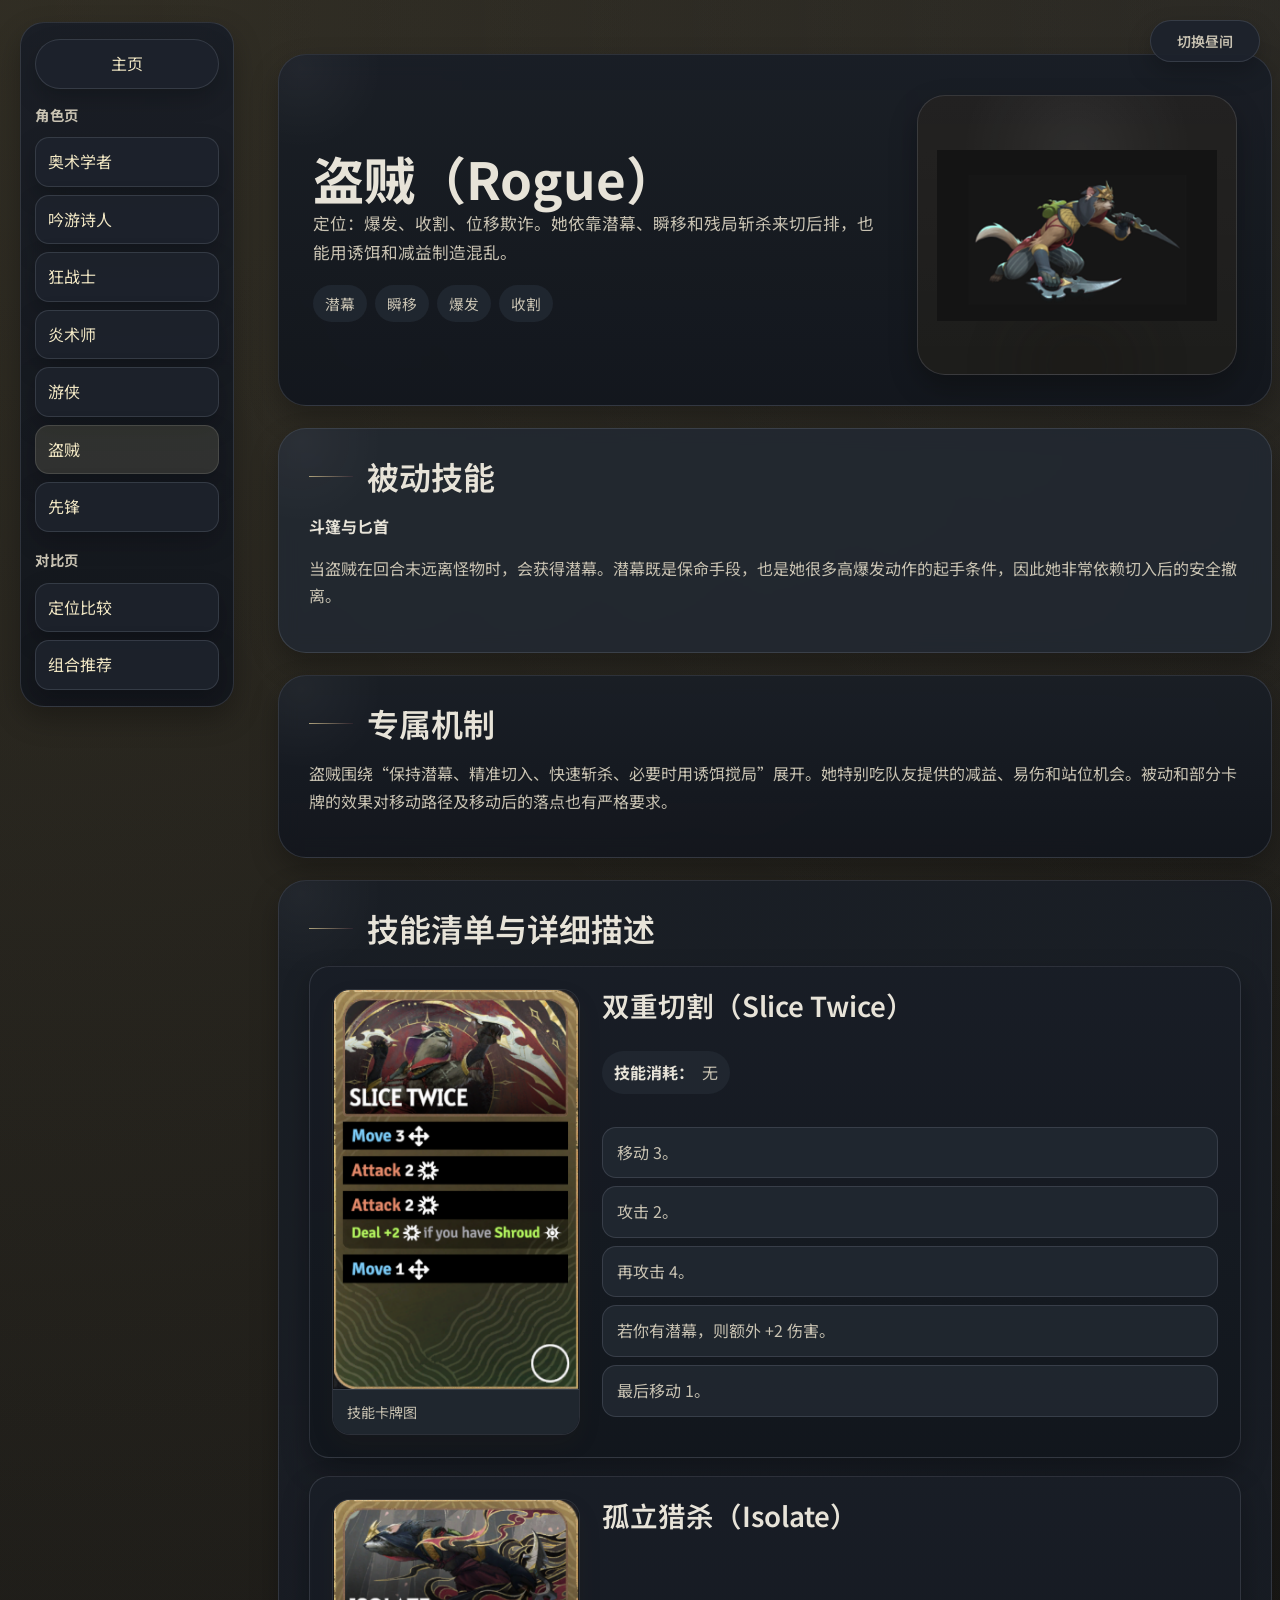
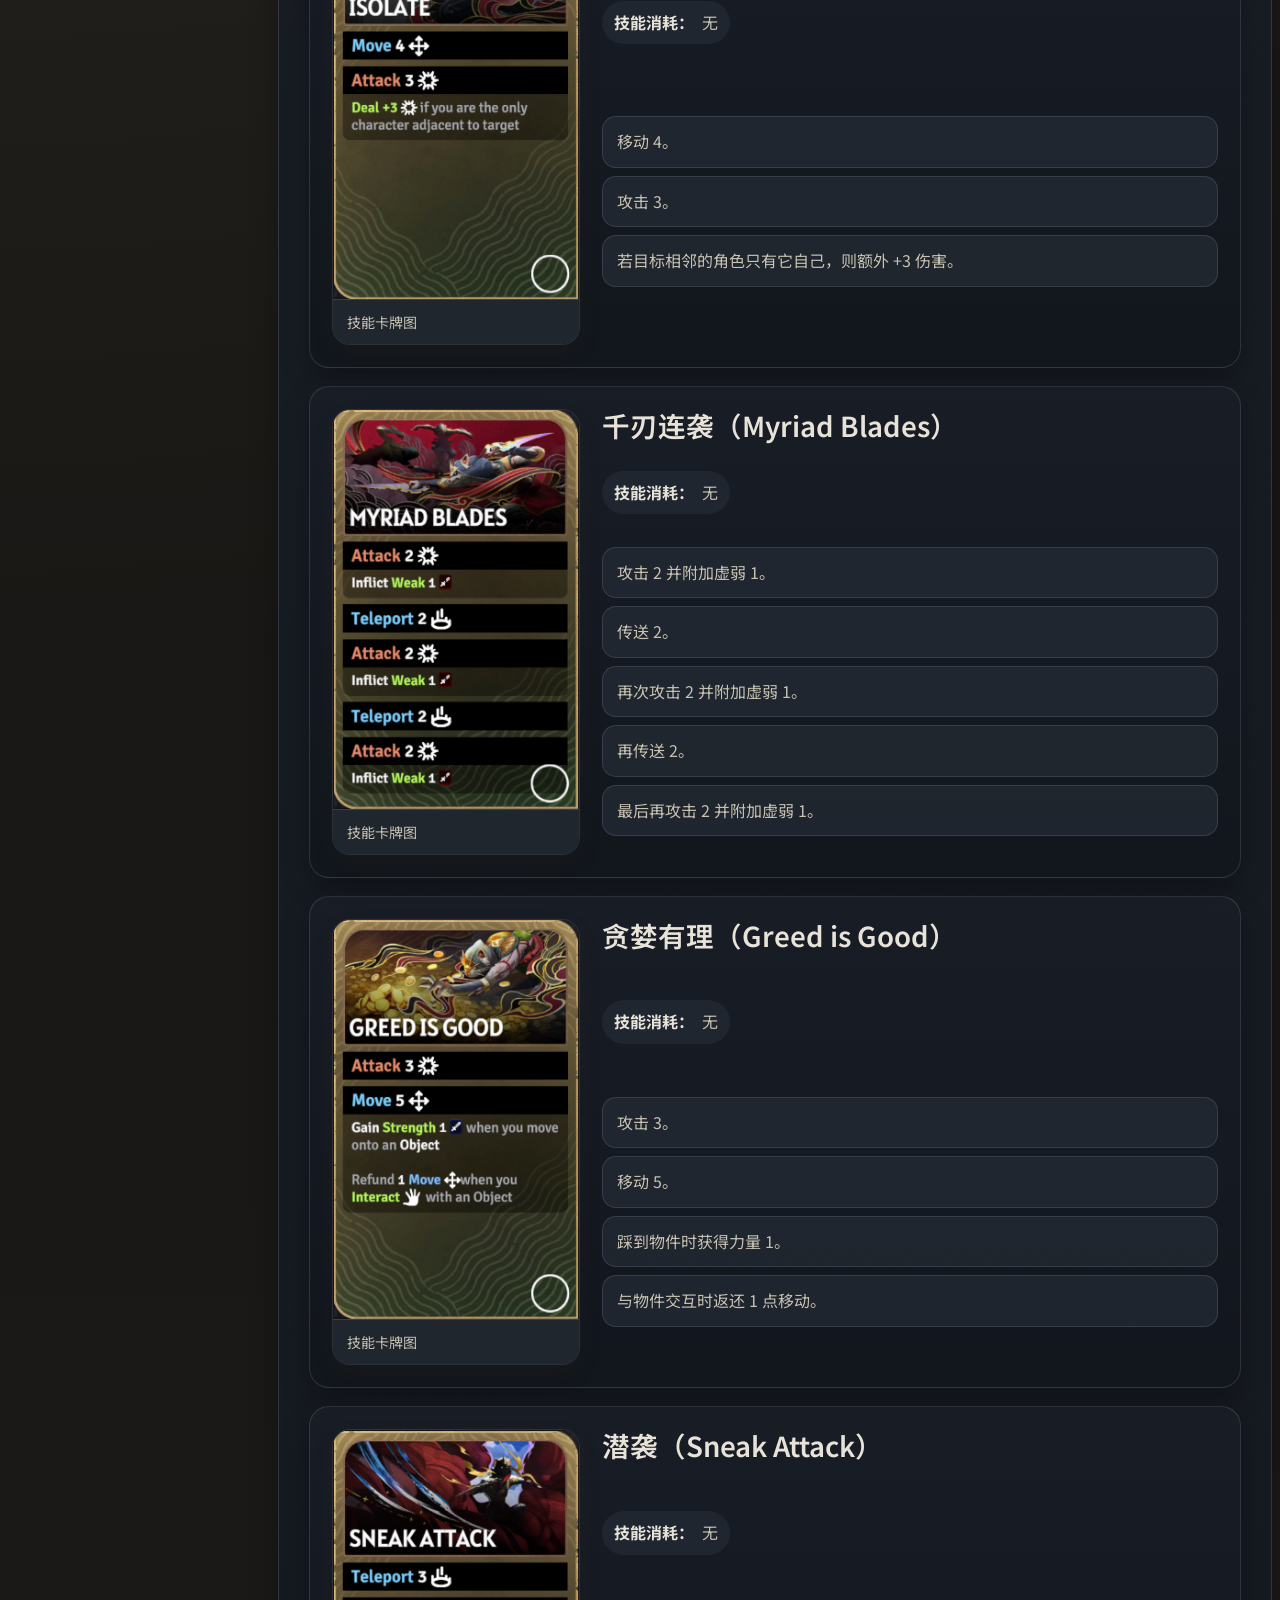
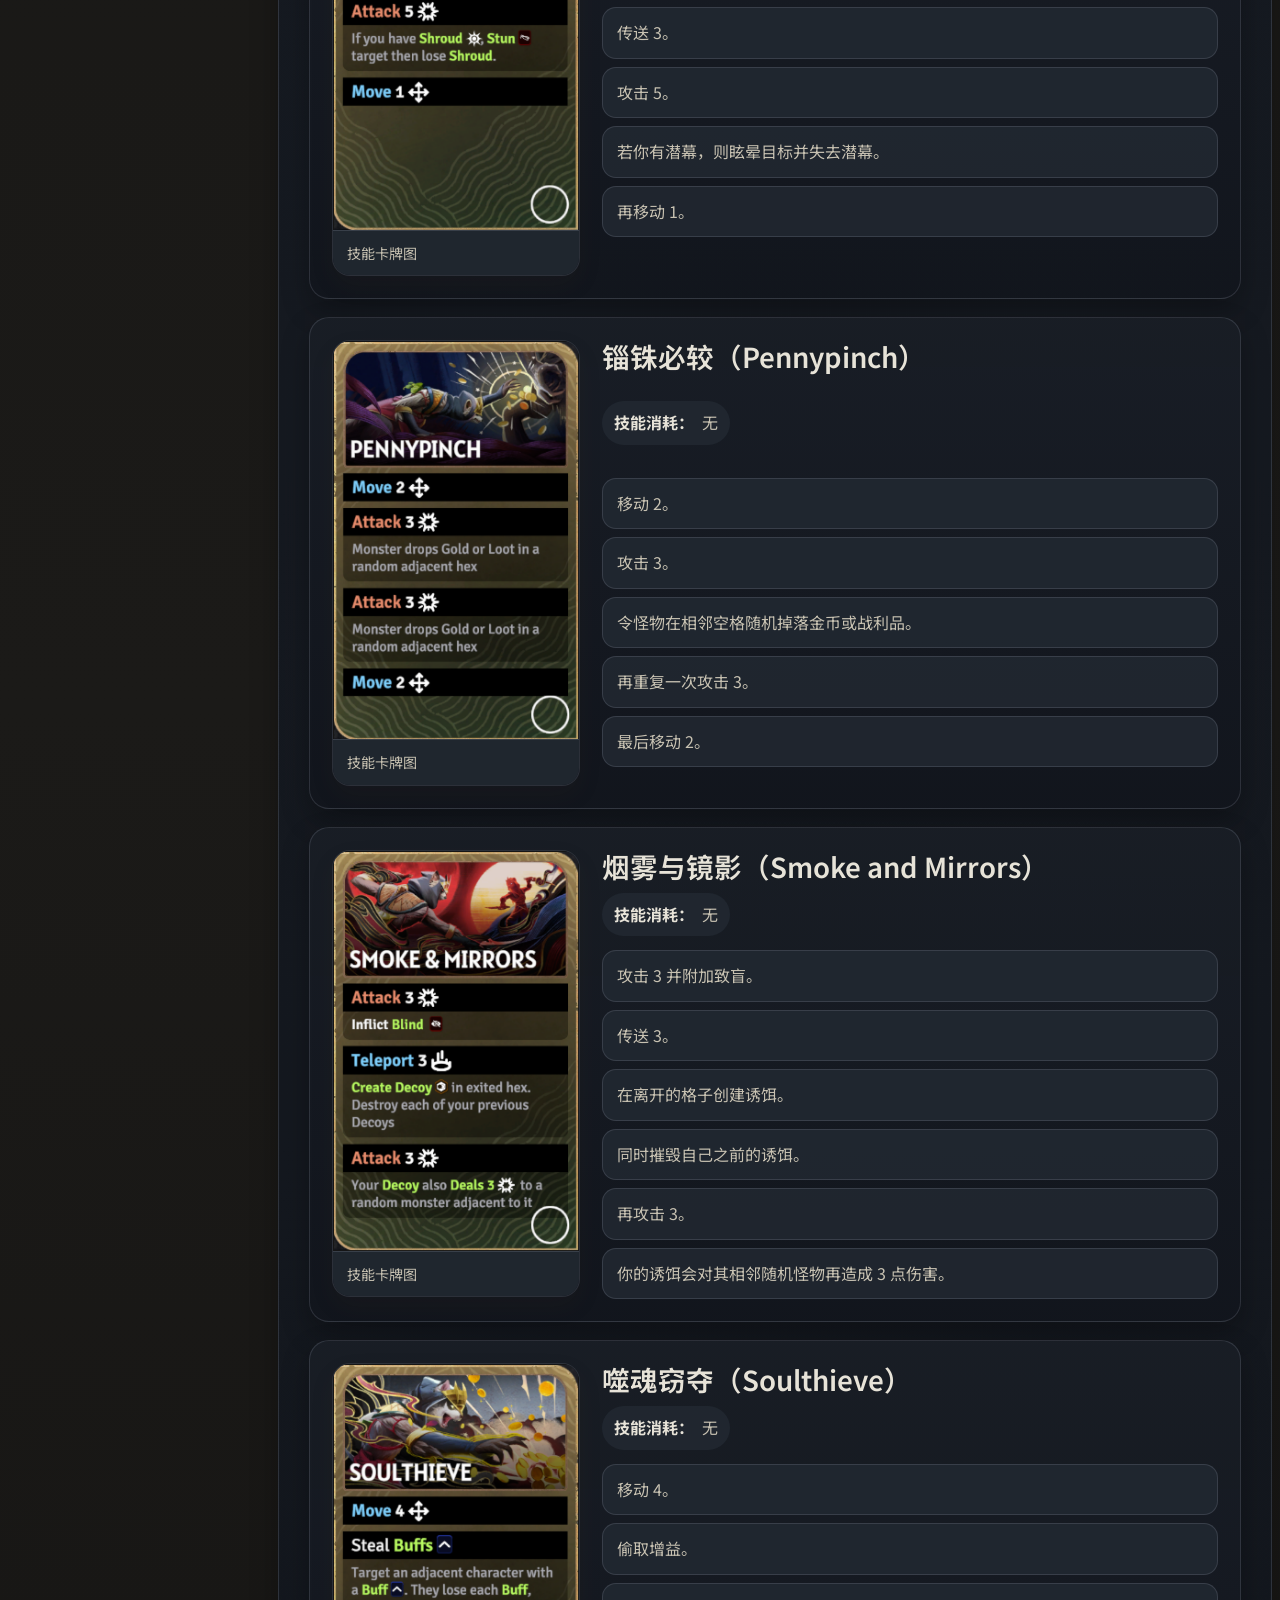
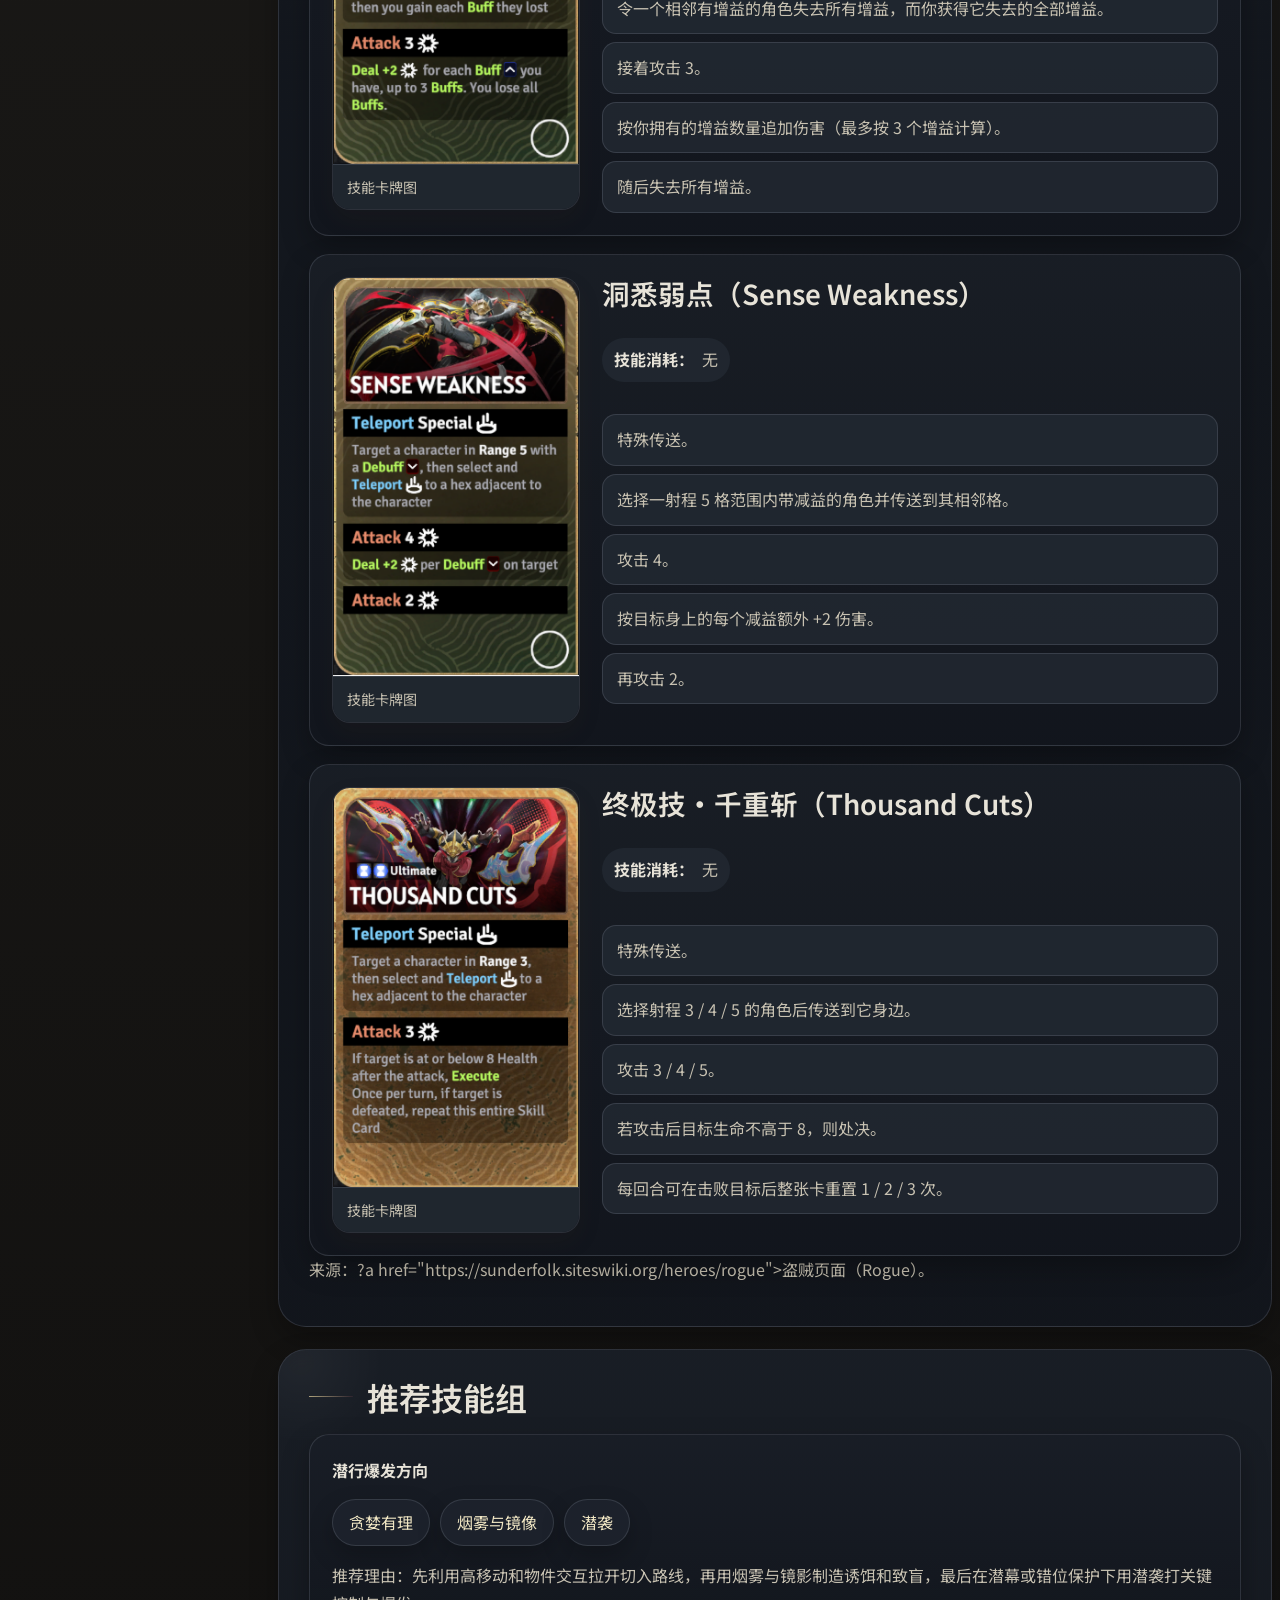
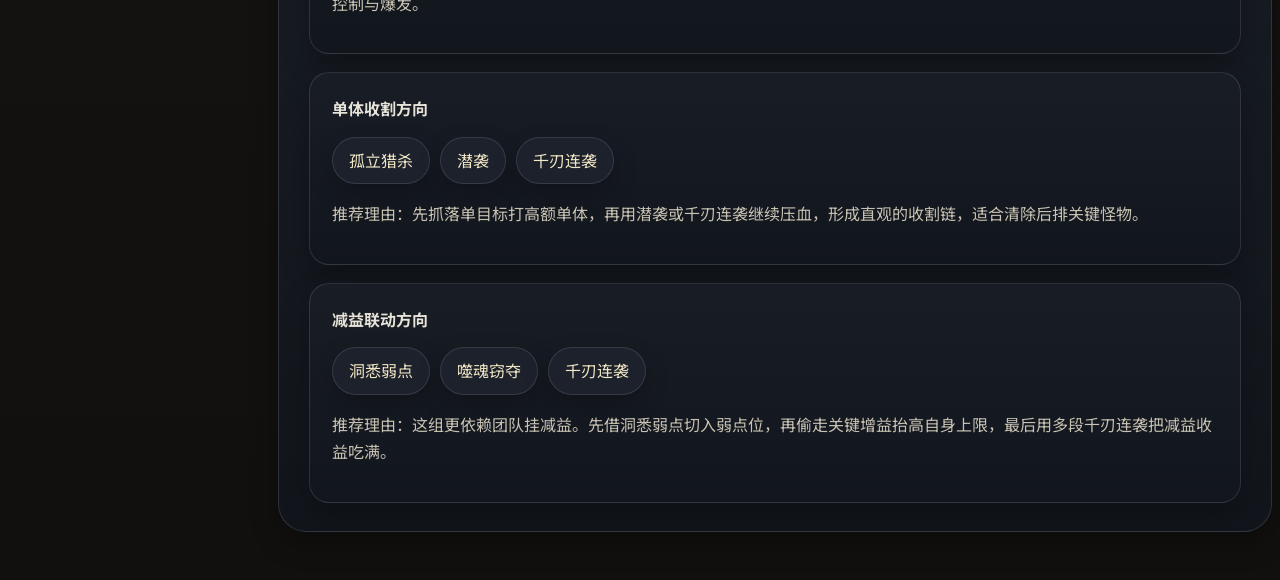
<file: heroes/rogue.html>
<!DOCTYPE html>
<html lang="zh-CN">
<head><meta charset="UTF-8" /><meta name="viewport" content="width=device-width, initial-scale=1.0" /><title>盗贼（Rogue）</title><link rel="stylesheet" href="../styles.css" /></head>
<body class="hero-theme-rogue">
<aside class="page-float-nav" aria-label="快捷切页导航">
  <a class="page-float-home" href="../index.html">主页</a>
  <div class="page-float-group">
    <p class="page-float-label">角色页</p>
    <div class="page-float-list"><a class="page-float-link" href="./arcanist.html">奥术学者</a><a class="page-float-link" href="./bard.html">吟游诗人</a><a class="page-float-link" href="./berserker.html">狂战士</a><a class="page-float-link" href="./pyromancer.html">炎术师</a><a class="page-float-link" href="./ranger.html">游侠</a><a class="page-float-link is-current" href="./rogue.html">盗贼</a><a class="page-float-link" href="./vanguard.html">先锋</a></div>
  </div>
  <div class="page-float-group">
    <p class="page-float-label">对比页</p>
    <div class="page-float-list"><a class="page-float-link" href="../comparisons/roles.html">定位比较</a><a class="page-float-link" href="../comparisons/teamups.html">组合推荐</a></div>
  </div>
</aside>
<main class="page-main">
  <section class="card hero-intro">
    <div class="hero-intro-layout">
      <div class="hero-intro-copy"><h1>盗贼（Rogue）</h1><p>定位：爆发、收割、位移欺诈。她依靠潜幕、瞬移和残局斩杀来切后排，也能用诱饵和减益制造混乱。</p><div class="tags"><span>潜幕</span><span>瞬移</span><span>爆发</span><span>收割</span></div>
      </div>
      <figure class="hero-portrait">
        <img src="../assets/portraits/rogue.png" alt="盗贼立绘" loading="lazy" />
      </figure>
    </div>
  </section>
  <section class="card passive-panel"><h2>被动技能</h2><p class="passive-name"><strong>斗篷与匕首</strong></p><p>当盗贼在回合末远离怪物时，会获得潜幕。潜幕既是保命手段，也是她很多高爆发动作的起手条件，因此她非常依赖切入后的安全撤离。</p></section>
  <section class="card"><h2>专属机制</h2><p>盗贼围绕“保持潜幕、精准切入、快速斩杀、必要时用诱饵搅局”展开。她特别吃队友提供的减益、易伤和站位机会。被动和部分卡牌的效果对移动路径及移动后的落点也有严格要求。</p></section>
  <section class="card"><h2>技能清单与详细描述</h2><div class="skill-section">
    <article class="skill-card"><figure class="skill-figure"><img src="../assets/cards/rogue/01.png" alt="技能卡牌图" loading="lazy" /><figcaption>技能卡牌图</figcaption></figure><h3>双重切割（Slice Twice）</h3><p class="skill-meta"><strong>技能消耗：</strong>无</p><div class="effect-list"><div class="effect-item">移动 3。</div><div class="effect-item">攻击 2。</div><div class="effect-item">再攻击 4。</div><div class="effect-item">若你有潜幕，则额外 +2 伤害。</div><div class="effect-item">最后移动 1。</div></div></article>
    <article class="skill-card" id="skill-isolate"><figure class="skill-figure"><img src="../assets/cards/rogue/02.png" alt="技能卡牌图" loading="lazy" /><figcaption>技能卡牌图</figcaption></figure><h3>孤立猎杀（Isolate）</h3><p class="skill-meta"><strong>技能消耗：</strong>无</p><div class="effect-list"><div class="effect-item">移动 4。</div><div class="effect-item">攻击 3。</div><div class="effect-item">若目标相邻的角色只有它自己，则额外 +3 伤害。</div></div></article>
    <article class="skill-card" id="skill-myriad-blades"><figure class="skill-figure"><img src="../assets/cards/rogue/03.png" alt="技能卡牌图" loading="lazy" /><figcaption>技能卡牌图</figcaption></figure><h3>千刃连袭（Myriad Blades）</h3><p class="skill-meta"><strong>技能消耗：</strong>无</p><div class="effect-list"><div class="effect-item">攻击 2 并附加虚弱 1。</div><div class="effect-item">传送 2。</div><div class="effect-item">再次攻击 2 并附加虚弱 1。</div><div class="effect-item">再传送 2。</div><div class="effect-item">最后再攻击 2 并附加虚弱 1。</div></div></article>
    <article class="skill-card" id="skill-greed-is-good"><figure class="skill-figure"><img src="../assets/cards/rogue/04.png" alt="技能卡牌图" loading="lazy" /><figcaption>技能卡牌图</figcaption></figure><h3>贪婪有理（Greed is Good）</h3><p class="skill-meta"><strong>技能消耗：</strong>无</p><div class="effect-list"><div class="effect-item">攻击 3。</div><div class="effect-item">移动 5。</div><div class="effect-item">踩到物件时获得力量 1。</div><div class="effect-item">与物件交互时返还 1 点移动。</div></div></article>
    <article class="skill-card" id="skill-sneak-attack"><figure class="skill-figure"><img src="../assets/cards/rogue/05.png" alt="技能卡牌图" loading="lazy" /><figcaption>技能卡牌图</figcaption></figure><h3>潜袭（Sneak Attack）</h3><p class="skill-meta"><strong>技能消耗：</strong>无</p><div class="effect-list"><div class="effect-item">传送 3。</div><div class="effect-item">攻击 5。</div><div class="effect-item">若你有潜幕，则眩晕目标并失去潜幕。</div><div class="effect-item">再移动 1。</div></div></article>
    <article class="skill-card"><figure class="skill-figure"><img src="../assets/cards/rogue/06.png" alt="技能卡牌图" loading="lazy" /><figcaption>技能卡牌图</figcaption></figure><h3>锱铢必较（Pennypinch）</h3><p class="skill-meta"><strong>技能消耗：</strong>无</p><div class="effect-list"><div class="effect-item">移动 2。</div><div class="effect-item">攻击 3。</div><div class="effect-item">令怪物在相邻空格随机掉落金币或战利品。</div><div class="effect-item">再重复一次攻击 3。</div><div class="effect-item">最后移动 2。</div></div></article>
    <article class="skill-card" id="skill-smoke-and-mirrors"><figure class="skill-figure"><img src="../assets/cards/rogue/07.png" alt="技能卡牌图" loading="lazy" /><figcaption>技能卡牌图</figcaption></figure><h3>烟雾与镜影（Smoke and Mirrors）</h3><p class="skill-meta"><strong>技能消耗：</strong>无</p><div class="effect-list"><div class="effect-item">攻击 3 并附加致盲。</div><div class="effect-item">传送 3。</div><div class="effect-item">在离开的格子创建诱饵。</div><div class="effect-item">同时摧毁自己之前的诱饵。</div><div class="effect-item">再攻击 3。</div><div class="effect-item">你的诱饵会对其相邻随机怪物再造成 3 点伤害。</div></div></article>
    <article class="skill-card" id="skill-soulthieve"><figure class="skill-figure"><img src="../assets/cards/rogue/08.png" alt="技能卡牌图" loading="lazy" /><figcaption>技能卡牌图</figcaption></figure><h3>噬魂窃夺（Soulthieve）</h3><p class="skill-meta"><strong>技能消耗：</strong>无</p><div class="effect-list"><div class="effect-item">移动 4。</div><div class="effect-item">偷取增益。</div><div class="effect-item">令一个相邻有增益的角色失去所有增益，而你获得它失去的全部增益。</div><div class="effect-item">接着攻击 3。</div><div class="effect-item">按你拥有的增益数量追加伤害（最多按 3 个增益计算）。</div><div class="effect-item">随后失去所有增益。</div></div></article>
    <article class="skill-card" id="skill-sense-weakness"><figure class="skill-figure"><img src="../assets/cards/rogue/09.png" alt="技能卡牌图" loading="lazy" /><figcaption>技能卡牌图</figcaption></figure><h3>洞悉弱点（Sense Weakness）</h3><p class="skill-meta"><strong>技能消耗：</strong>无</p><div class="effect-list"><div class="effect-item">特殊传送。</div><div class="effect-item">选择一射程 5 格范围内带减益的角色并传送到其相邻格。</div><div class="effect-item">攻击 4。</div><div class="effect-item">按目标身上的每个减益额外 +2 伤害。</div><div class="effect-item">再攻击 2。</div></div></article>
    <article class="skill-card"><figure class="skill-figure"><img src="../assets/cards/rogue/10.png" alt="技能卡牌图" loading="lazy" /><figcaption>技能卡牌图</figcaption></figure><h3>终极技·千重斩（Thousand Cuts）</h3><p class="skill-meta"><strong>技能消耗：</strong>无</p><div class="effect-list"><div class="effect-item">特殊传送。</div><div class="effect-item">选择射程 3 / 4 / 5 的角色后传送到它身边。</div><div class="effect-item">攻击 3 / 4 / 5。</div><div class="effect-item">若攻击后目标生命不高于 8，则处决。</div><div class="effect-item">每回合可在击败目标后整张卡重置 1 / 2 / 3 次。</div></div></article>
  </div><p>来源：?a href="https://sunderfolk.siteswiki.org/heroes/rogue">盗贼页面（Rogue）</a>。</p></section>
  <section class="card"><h2>推荐技能组</h2><div class="combo-list">
    <article class="combo-card"><p class="combo-name"><strong>潜行爆发方向</strong></p><div class="combo-skill-buttons"><button class="combo-skill-button" type="button" data-skill-target="skill-greed-is-good">贪婪有理</button><button class="combo-skill-button" type="button" data-skill-target="skill-smoke-and-mirrors">烟雾与镜像</button><button class="combo-skill-button" type="button" data-skill-target="skill-sneak-attack">潜袭</button></div><p>推荐理由：先利用高移动和物件交互拉开切入路线，再用烟雾与镜影制造诱饵和致盲，最后在潜幕或错位保护下用潜袭打关键控制与爆发。</p><div class="combo-skill-preview" hidden></div></article>
    <article class="combo-card"><p class="combo-name"><strong>单体收割方向</strong></p><div class="combo-skill-buttons"><button class="combo-skill-button" type="button" data-skill-target="skill-isolate">孤立猎杀</button><button class="combo-skill-button" type="button" data-skill-target="skill-sneak-attack">潜袭</button><button class="combo-skill-button" type="button" data-skill-target="skill-myriad-blades">千刃连袭</button></div><p>推荐理由：先抓落单目标打高额单体，再用潜袭或千刃连袭继续压血，形成直观的收割链，适合清除后排关键怪物。</p><div class="combo-skill-preview" hidden></div></article>
    <article class="combo-card"><p class="combo-name"><strong>减益联动方向</strong></p><div class="combo-skill-buttons"><button class="combo-skill-button" type="button" data-skill-target="skill-sense-weakness">洞悉弱点</button><button class="combo-skill-button" type="button" data-skill-target="skill-soulthieve">噬魂窃夺</button><button class="combo-skill-button" type="button" data-skill-target="skill-myriad-blades">千刃连袭</button></div><p>推荐理由：这组更依赖团队挂减益。先借洞悉弱点切入弱点位，再偷走关键增益抬高自身上限，最后用多段千刃连袭把减益收益吃满。</p><div class="combo-skill-preview" hidden></div></article>
  </div></section>
<script>
document.querySelectorAll('.combo-card').forEach((card) => {
  const preview = card.querySelector('.combo-skill-preview');
  const buttons = card.querySelectorAll('.combo-skill-button');
  buttons.forEach((button) => {
    button.addEventListener('click', () => {
      const target = document.getElementById(button.dataset.skillTarget);
      if (!target || !preview) return;
      const isActive = button.classList.contains('is-active');
      buttons.forEach((item) => item.classList.remove('is-active'));
      if (isActive) {
        preview.hidden = true;
        preview.innerHTML = '';
        return;
      }
      button.classList.add('is-active');
      preview.hidden = false;
      preview.innerHTML = target.outerHTML;
    });
  });
});
</script>
</main><script src="../theme-toggle.js"></script></body></html>
</file>
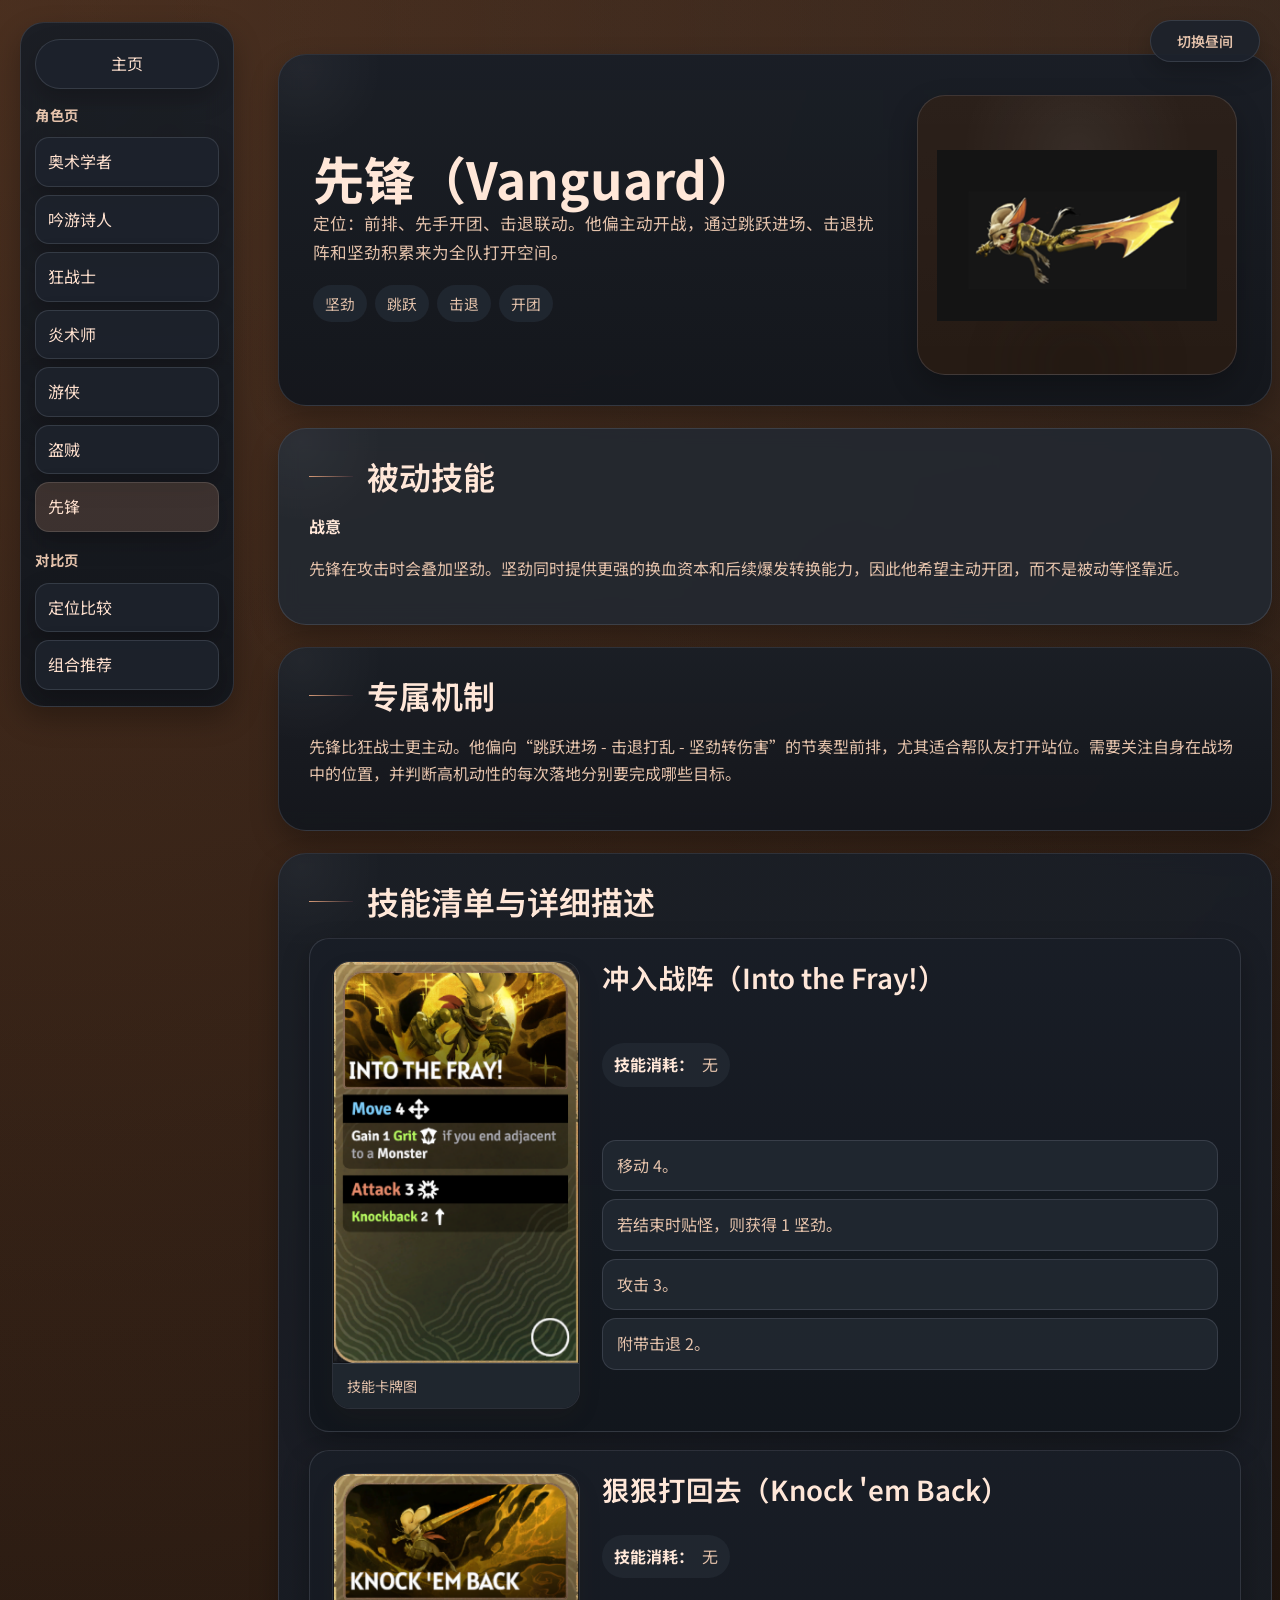
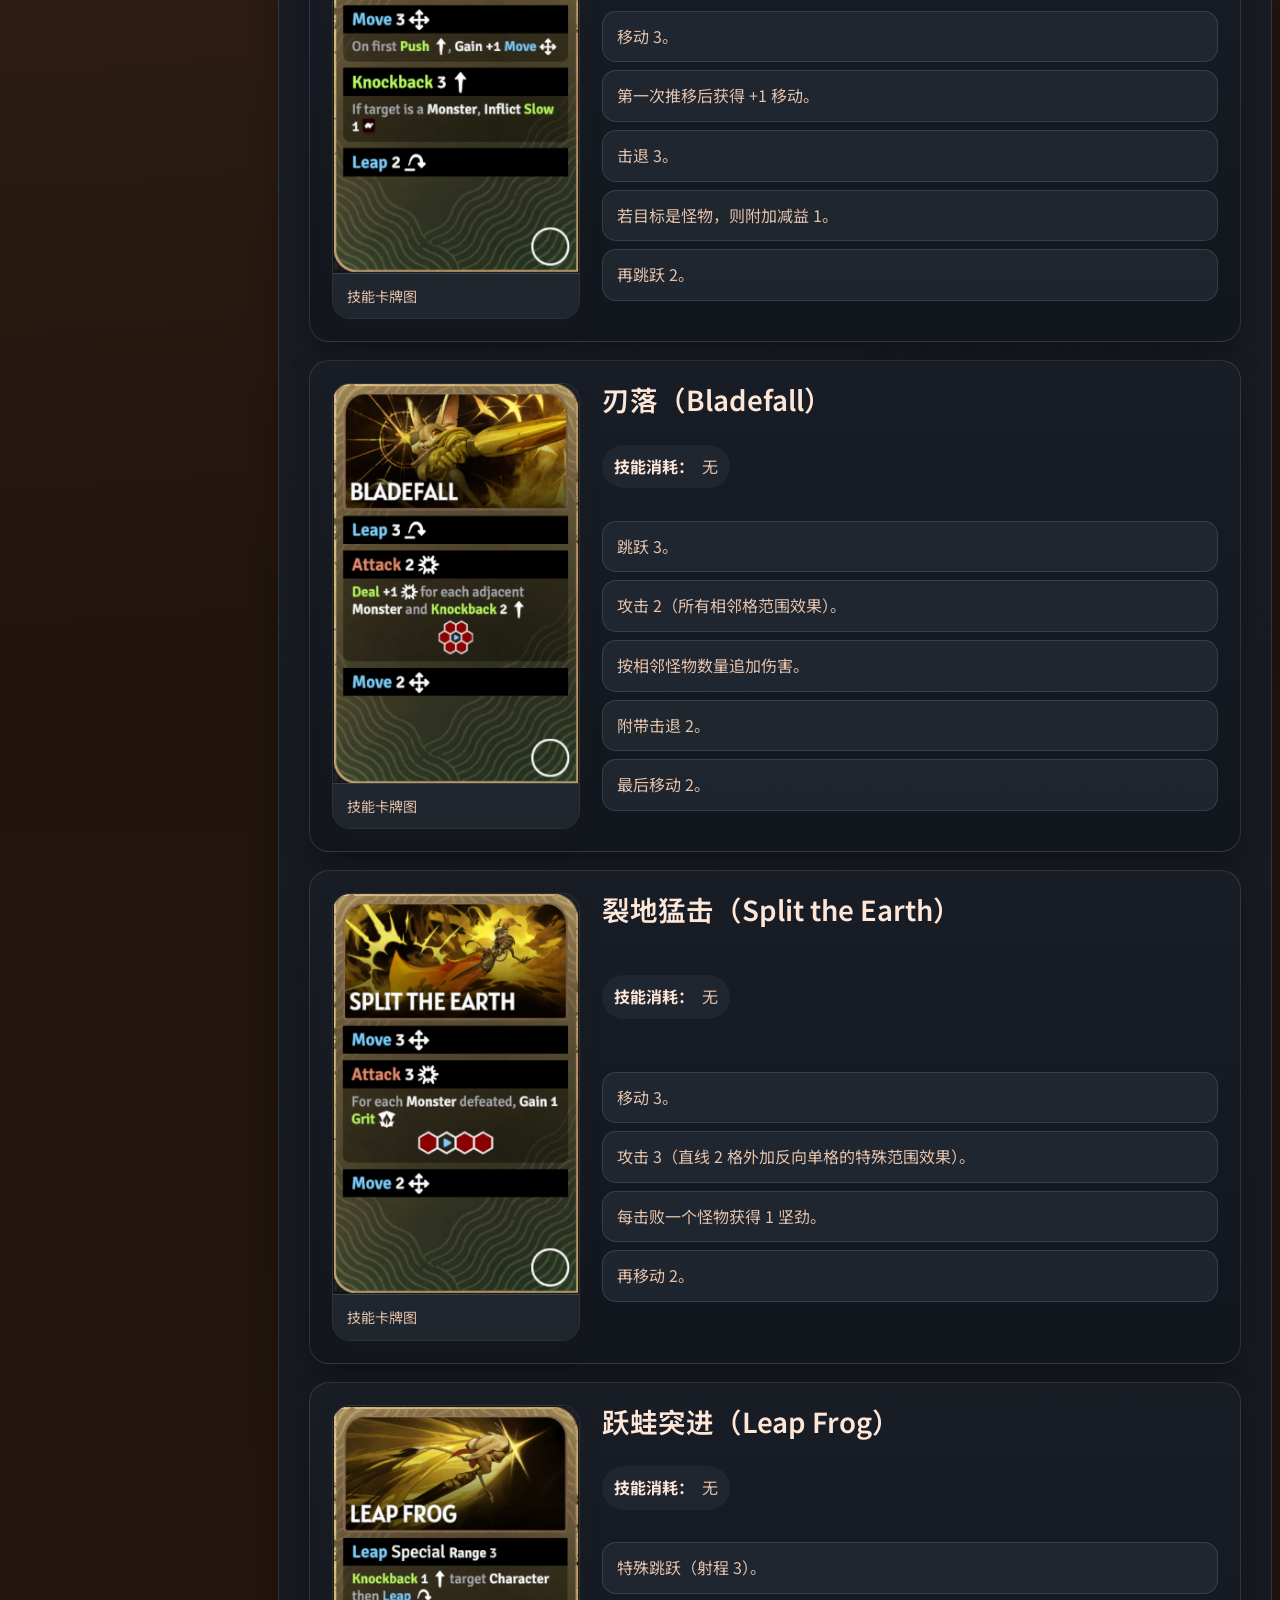
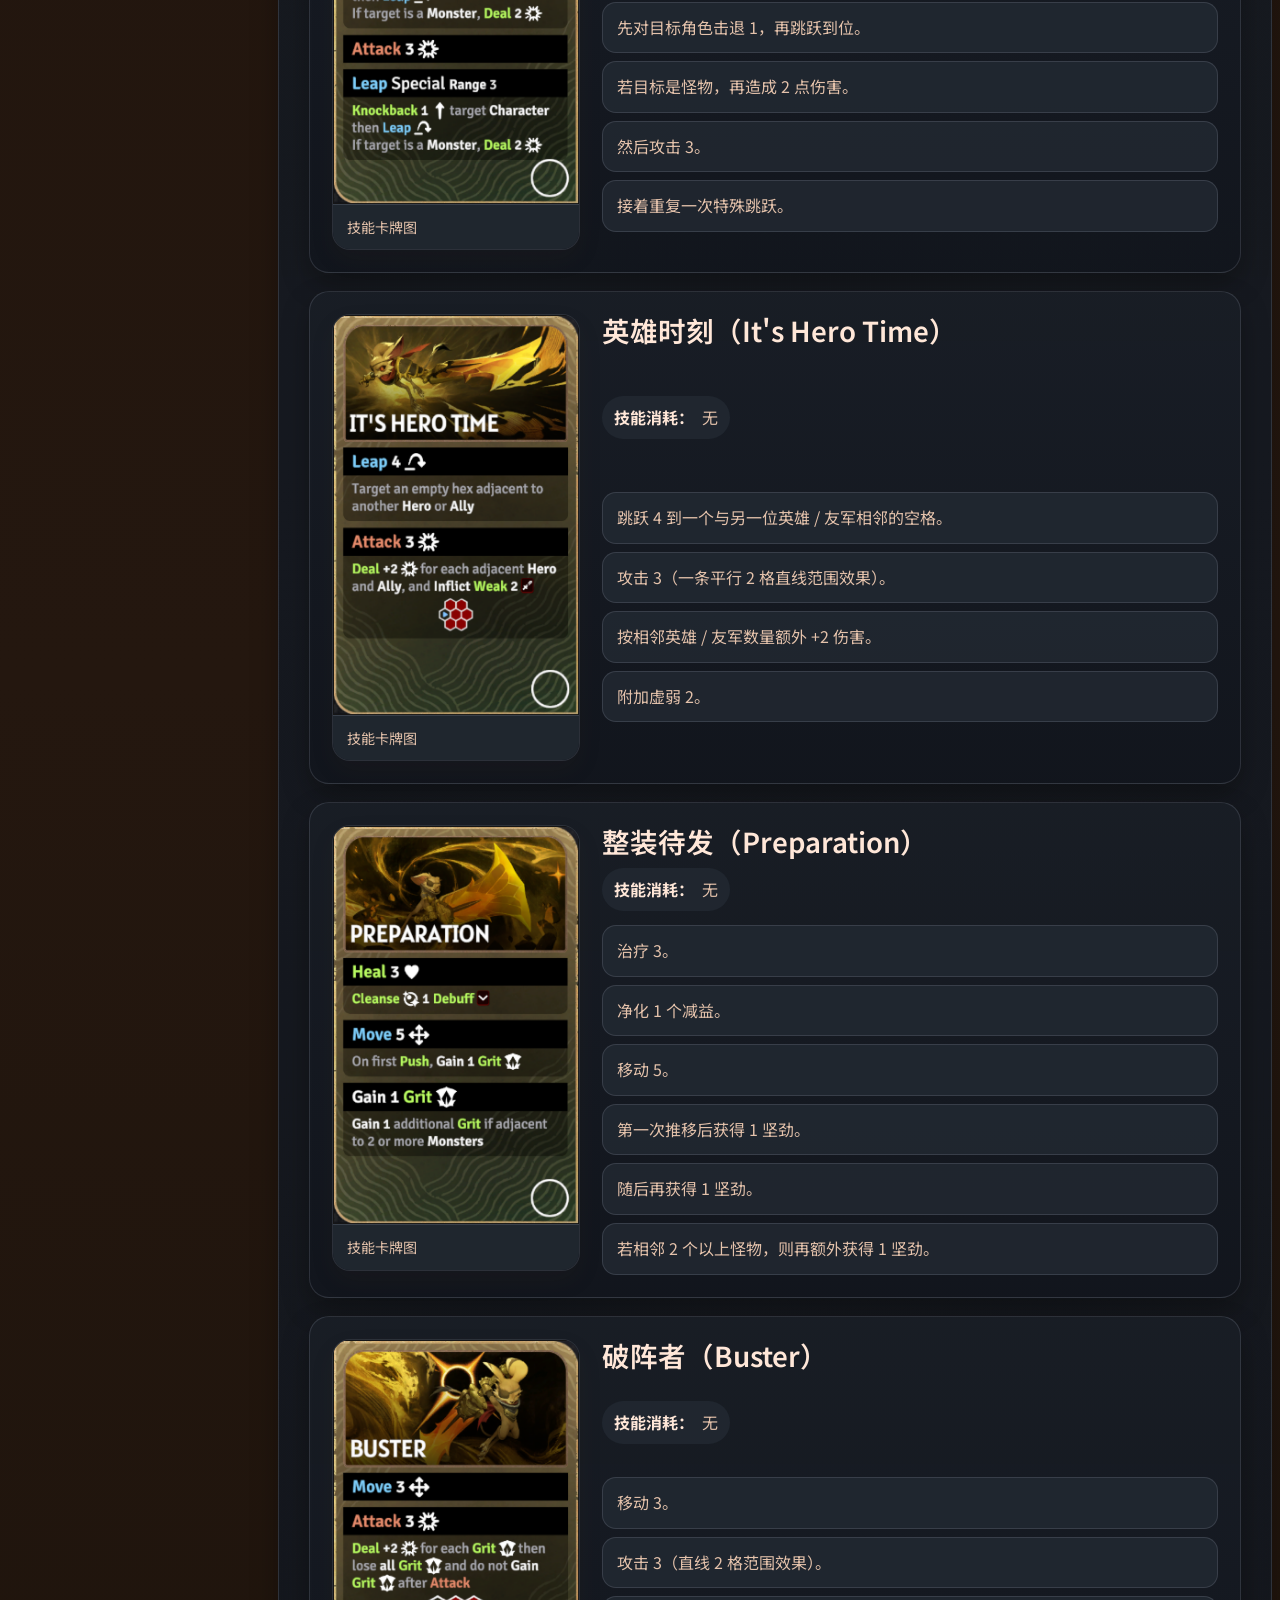
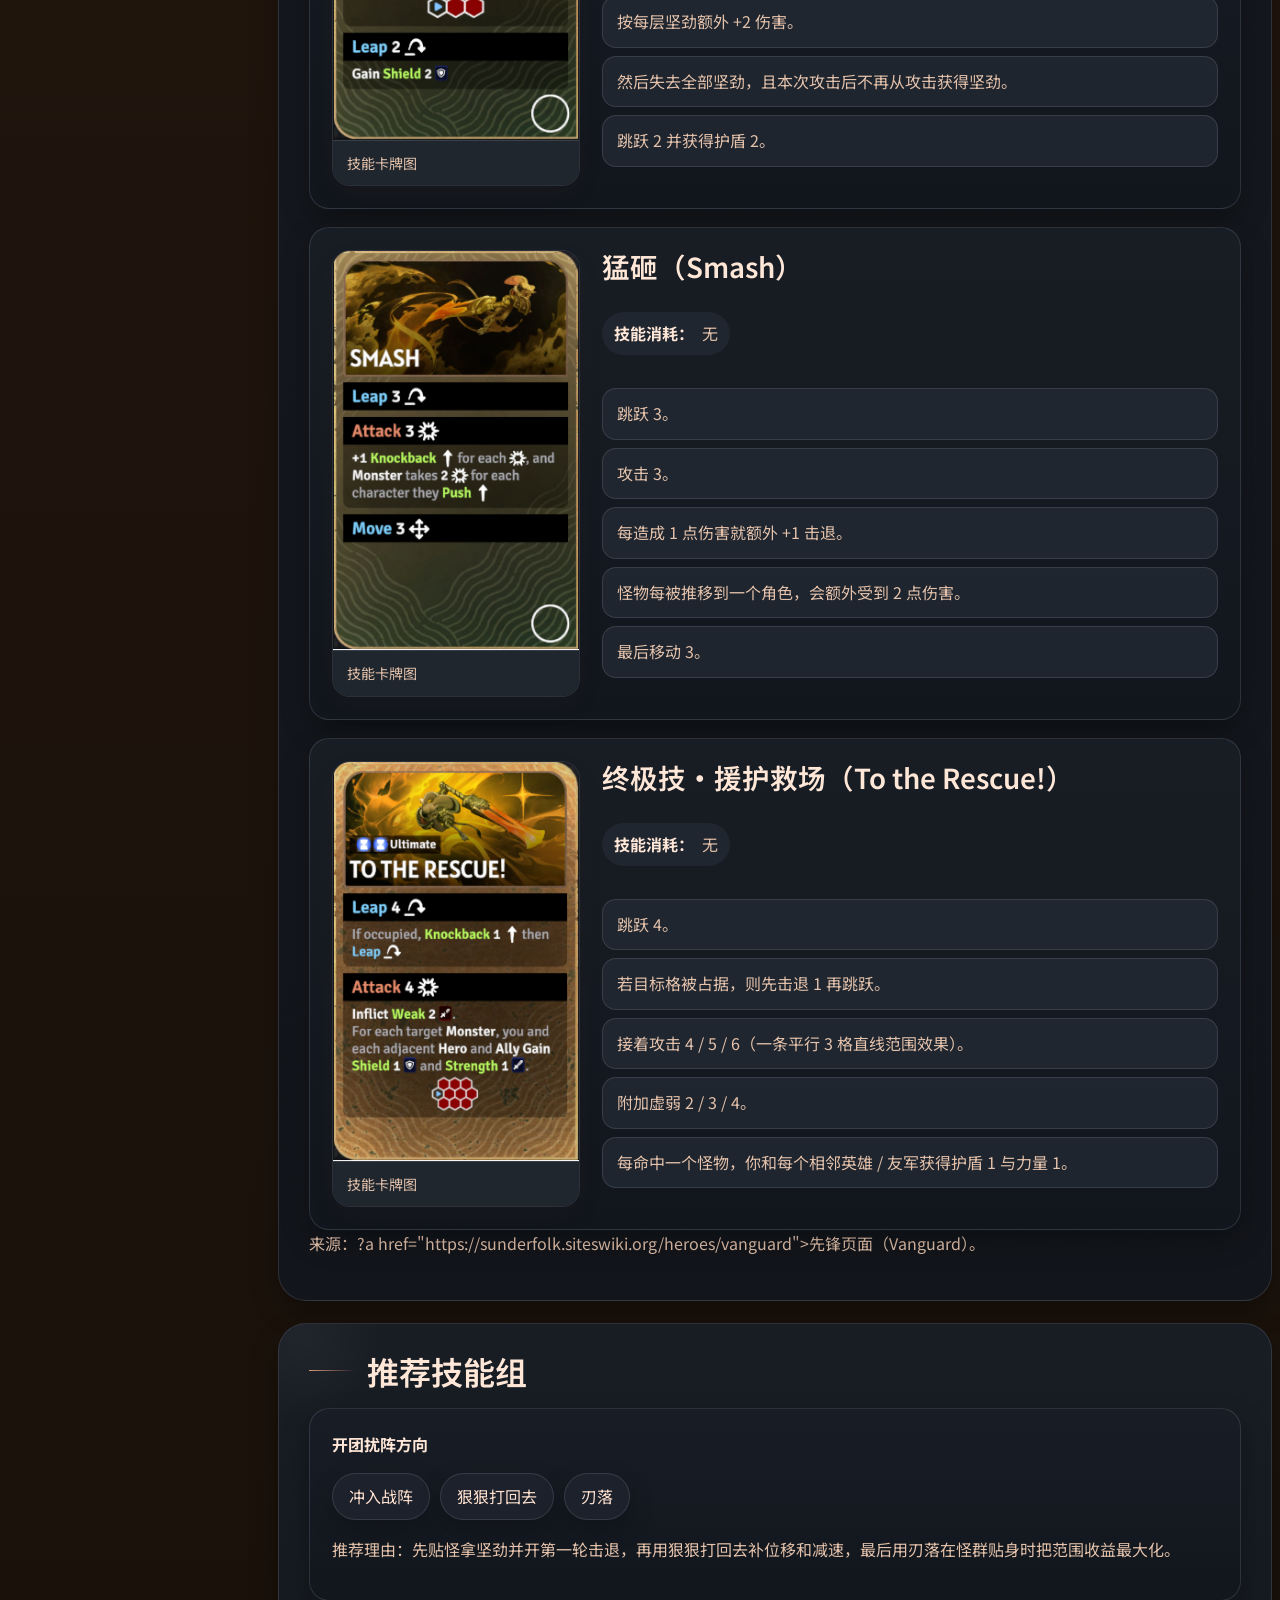
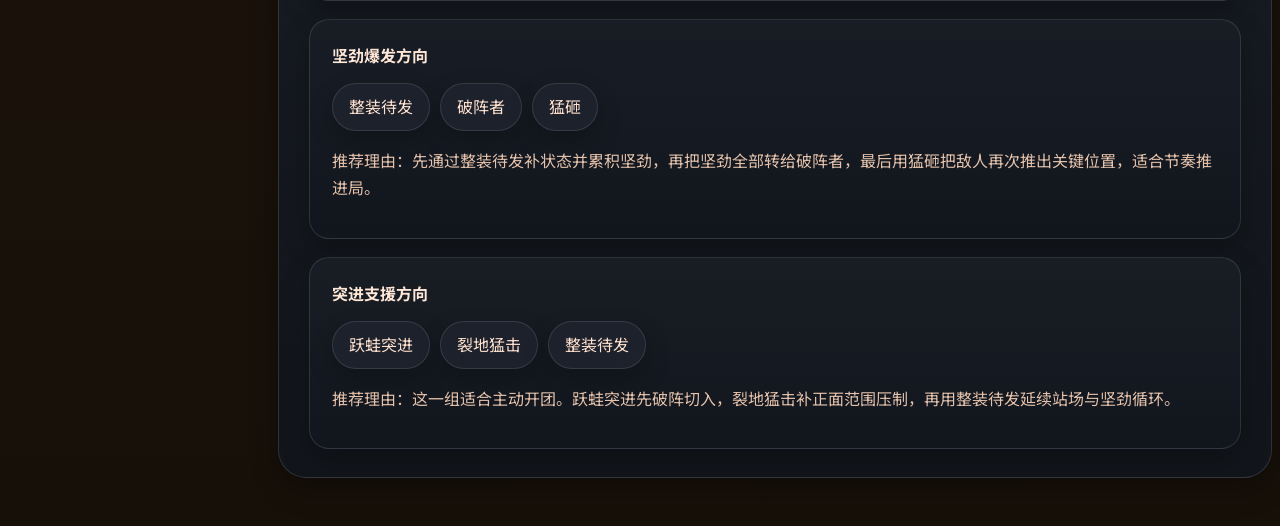
<file: heroes/vanguard.html>
<!DOCTYPE html>
<html lang="zh-CN">
<head><meta charset="UTF-8" /><meta name="viewport" content="width=device-width, initial-scale=1.0" /><title>先锋（Vanguard）</title><link rel="stylesheet" href="../styles.css" /></head>
<body class="hero-theme-vanguard">
<aside class="page-float-nav" aria-label="快捷切页导航">
  <a class="page-float-home" href="../index.html">主页</a>
  <div class="page-float-group">
    <p class="page-float-label">角色页</p>
    <div class="page-float-list"><a class="page-float-link" href="./arcanist.html">奥术学者</a><a class="page-float-link" href="./bard.html">吟游诗人</a><a class="page-float-link" href="./berserker.html">狂战士</a><a class="page-float-link" href="./pyromancer.html">炎术师</a><a class="page-float-link" href="./ranger.html">游侠</a><a class="page-float-link" href="./rogue.html">盗贼</a><a class="page-float-link is-current" href="./vanguard.html">先锋</a></div>
  </div>
  <div class="page-float-group">
    <p class="page-float-label">对比页</p>
    <div class="page-float-list"><a class="page-float-link" href="../comparisons/roles.html">定位比较</a><a class="page-float-link" href="../comparisons/teamups.html">组合推荐</a></div>
  </div>
</aside>
<main class="page-main">
  <section class="card hero-intro">
    <div class="hero-intro-layout">
      <div class="hero-intro-copy"><h1>先锋（Vanguard）</h1><p>定位：前排、先手开团、击退联动。他偏主动开战，通过跳跃进场、击退扰阵和坚劲积累来为全队打开空间。</p><div class="tags"><span>坚劲</span><span>跳跃</span><span>击退</span><span>开团</span></div>
      </div>
      <figure class="hero-portrait">
        <img src="../assets/portraits/vanguard.png" alt="先锋立绘" loading="lazy" />
      </figure>
    </div>
  </section>
  <section class="card passive-panel"><h2>被动技能</h2><p class="passive-name"><strong>战意</strong></p><p>先锋在攻击时会叠加坚劲。坚劲同时提供更强的换血资本和后续爆发转换能力，因此他希望主动开团，而不是被动等怪靠近。</p></section>
  <section class="card"><h2>专属机制</h2><p>先锋比狂战士更主动。他偏向“跳跃进场 - 击退打乱 - 坚劲转伤害”的节奏型前排，尤其适合帮队友打开站位。需要关注自身在战场中的位置，并判断高机动性的每次落地分别要完成哪些目标。</p></section>
  <section class="card"><h2>技能清单与详细描述</h2><div class="skill-section">
    <article class="skill-card" id="skill-into-the-fray"><figure class="skill-figure"><img src="../assets/cards/vanguard/01.png" alt="技能卡牌图" loading="lazy" /><figcaption>技能卡牌图</figcaption></figure><h3>冲入战阵（Into the Fray!）</h3><p class="skill-meta"><strong>技能消耗：</strong>无</p><div class="effect-list"><div class="effect-item">移动 4。</div><div class="effect-item">若结束时贴怪，则获得 1 坚劲。</div><div class="effect-item">攻击 3。</div><div class="effect-item">附带击退 2。</div></div></article>
    <article class="skill-card" id="skill-knock-em-back"><figure class="skill-figure"><img src="../assets/cards/vanguard/02.png" alt="技能卡牌图" loading="lazy" /><figcaption>技能卡牌图</figcaption></figure><h3>狠狠打回去（Knock 'em Back）</h3><p class="skill-meta"><strong>技能消耗：</strong>无</p><div class="effect-list"><div class="effect-item">移动 3。</div><div class="effect-item">第一次推移后获得 +1 移动。</div><div class="effect-item">击退 3。</div><div class="effect-item">若目标是怪物，则附加减益 1。</div><div class="effect-item">再跳跃 2。</div></div></article>
    <article class="skill-card" id="skill-bladefall"><figure class="skill-figure"><img src="../assets/cards/vanguard/03.png" alt="技能卡牌图" loading="lazy" /><figcaption>技能卡牌图</figcaption></figure><h3>刃落（Bladefall）</h3><p class="skill-meta"><strong>技能消耗：</strong>无</p><div class="effect-list"><div class="effect-item">跳跃 3。</div><div class="effect-item">攻击 2（所有相邻格范围效果）。</div><div class="effect-item">按相邻怪物数量追加伤害。</div><div class="effect-item">附带击退 2。</div><div class="effect-item">最后移动 2。</div></div></article>
    <article class="skill-card" id="skill-split-the-earth"><figure class="skill-figure"><img src="../assets/cards/vanguard/04.png" alt="技能卡牌图" loading="lazy" /><figcaption>技能卡牌图</figcaption></figure><h3>裂地猛击（Split the Earth）</h3><p class="skill-meta"><strong>技能消耗：</strong>无</p><div class="effect-list"><div class="effect-item">移动 3。</div><div class="effect-item">攻击 3（直线 2 格外加反向单格的特殊范围效果）。</div><div class="effect-item">每击败一个怪物获得 1 坚劲。</div><div class="effect-item">再移动 2。</div></div></article>
    <article class="skill-card" id="skill-leap-frog"><figure class="skill-figure"><img src="../assets/cards/vanguard/05.png" alt="技能卡牌图" loading="lazy" /><figcaption>技能卡牌图</figcaption></figure><h3>跃蛙突进（Leap Frog）</h3><p class="skill-meta"><strong>技能消耗：</strong>无</p><div class="effect-list"><div class="effect-item">特殊跳跃（射程 3）。</div><div class="effect-item">先对目标角色击退 1，再跳跃到位。</div><div class="effect-item">若目标是怪物，再造成 2 点伤害。</div><div class="effect-item">然后攻击 3。</div><div class="effect-item">接着重复一次特殊跳跃。</div></div></article>
    <article class="skill-card"><figure class="skill-figure"><img src="../assets/cards/vanguard/06.png" alt="技能卡牌图" loading="lazy" /><figcaption>技能卡牌图</figcaption></figure><h3>英雄时刻（It's Hero Time）</h3><p class="skill-meta"><strong>技能消耗：</strong>无</p><div class="effect-list"><div class="effect-item">跳跃 4 到一个与另一位英雄 / 友军相邻的空格。</div><div class="effect-item">攻击 3（一条平行 2 格直线范围效果）。</div><div class="effect-item">按相邻英雄 / 友军数量额外 +2 伤害。</div><div class="effect-item">附加虚弱 2。</div></div></article>
    <article class="skill-card" id="skill-preparation"><figure class="skill-figure"><img src="../assets/cards/vanguard/07.png" alt="技能卡牌图" loading="lazy" /><figcaption>技能卡牌图</figcaption></figure><h3>整装待发（Preparation）</h3><p class="skill-meta"><strong>技能消耗：</strong>无</p><div class="effect-list"><div class="effect-item">治疗 3。</div><div class="effect-item">净化 1 个减益。</div><div class="effect-item">移动 5。</div><div class="effect-item">第一次推移后获得 1 坚劲。</div><div class="effect-item">随后再获得 1 坚劲。</div><div class="effect-item">若相邻 2 个以上怪物，则再额外获得 1 坚劲。</div></div></article>
    <article class="skill-card" id="skill-buster"><figure class="skill-figure"><img src="../assets/cards/vanguard/08.png" alt="技能卡牌图" loading="lazy" /><figcaption>技能卡牌图</figcaption></figure><h3>破阵者（Buster）</h3><p class="skill-meta"><strong>技能消耗：</strong>无</p><div class="effect-list"><div class="effect-item">移动 3。</div><div class="effect-item">攻击 3（直线 2 格范围效果）。</div><div class="effect-item">按每层坚劲额外 +2 伤害。</div><div class="effect-item">然后失去全部坚劲，且本次攻击后不再从攻击获得坚劲。</div><div class="effect-item">跳跃 2 并获得护盾 2。</div></div></article>
    <article class="skill-card" id="skill-smash"><figure class="skill-figure"><img src="../assets/cards/vanguard/09.png" alt="技能卡牌图" loading="lazy" /><figcaption>技能卡牌图</figcaption></figure><h3>猛砸（Smash）</h3><p class="skill-meta"><strong>技能消耗：</strong>无</p><div class="effect-list"><div class="effect-item">跳跃 3。</div><div class="effect-item">攻击 3。</div><div class="effect-item">每造成 1 点伤害就额外 +1 击退。</div><div class="effect-item">怪物每被推移到一个角色，会额外受到 2 点伤害。</div><div class="effect-item">最后移动 3。</div></div></article>
    <article class="skill-card"><figure class="skill-figure"><img src="../assets/cards/vanguard/10.png" alt="技能卡牌图" loading="lazy" /><figcaption>技能卡牌图</figcaption></figure><h3>终极技·援护救场（To the Rescue!）</h3><p class="skill-meta"><strong>技能消耗：</strong>无</p><div class="effect-list"><div class="effect-item">跳跃 4。</div><div class="effect-item">若目标格被占据，则先击退 1 再跳跃。</div><div class="effect-item">接着攻击 4 / 5 / 6（一条平行 3 格直线范围效果）。</div><div class="effect-item">附加虚弱 2 / 3 / 4。</div><div class="effect-item">每命中一个怪物，你和每个相邻英雄 / 友军获得护盾 1 与力量 1。</div></div></article>
  </div><p>来源：?a href="https://sunderfolk.siteswiki.org/heroes/vanguard">先锋页面（Vanguard）</a>。</p></section>
  <section class="card"><h2>推荐技能组</h2><div class="combo-list">
    <article class="combo-card"><p class="combo-name"><strong>开团扰阵方向</strong></p><div class="combo-skill-buttons"><button class="combo-skill-button" type="button" data-skill-target="skill-into-the-fray">冲入战阵</button><button class="combo-skill-button" type="button" data-skill-target="skill-knock-em-back">狠狠打回去</button><button class="combo-skill-button" type="button" data-skill-target="skill-bladefall">刃落</button></div><p>推荐理由：先贴怪拿坚劲并开第一轮击退，再用狠狠打回去补位移和减速，最后用刃落在怪群贴身时把范围收益最大化。</p><div class="combo-skill-preview" hidden></div></article>
    <article class="combo-card"><p class="combo-name"><strong>坚劲爆发方向</strong></p><div class="combo-skill-buttons"><button class="combo-skill-button" type="button" data-skill-target="skill-preparation">整装待发</button><button class="combo-skill-button" type="button" data-skill-target="skill-buster">破阵者</button><button class="combo-skill-button" type="button" data-skill-target="skill-smash">猛砸</button></div><p>推荐理由：先通过整装待发补状态并累积坚劲，再把坚劲全部转给破阵者，最后用猛砸把敌人再次推出关键位置，适合节奏推进局。</p><div class="combo-skill-preview" hidden></div></article>
    <article class="combo-card"><p class="combo-name"><strong>突进支援方向</strong></p><div class="combo-skill-buttons"><button class="combo-skill-button" type="button" data-skill-target="skill-leap-frog">跃蛙突进</button><button class="combo-skill-button" type="button" data-skill-target="skill-split-the-earth">裂地猛击</button><button class="combo-skill-button" type="button" data-skill-target="skill-preparation">整装待发</button></div><p>推荐理由：这一组适合主动开团。跃蛙突进先破阵切入，裂地猛击补正面范围压制，再用整装待发延续站场与坚劲循环。</p><div class="combo-skill-preview" hidden></div></article>
  </div></section>
<script>
document.querySelectorAll('.combo-card').forEach((card) => {
  const preview = card.querySelector('.combo-skill-preview');
  const buttons = card.querySelectorAll('.combo-skill-button');
  buttons.forEach((button) => {
    button.addEventListener('click', () => {
      const target = document.getElementById(button.dataset.skillTarget);
      if (!target || !preview) return;
      const isActive = button.classList.contains('is-active');
      buttons.forEach((item) => item.classList.remove('is-active'));
      if (isActive) {
        preview.hidden = true;
        preview.innerHTML = '';
        return;
      }
      button.classList.add('is-active');
      preview.hidden = false;
      preview.innerHTML = target.outerHTML;
    });
  });
});
</script>
</main><script src="../theme-toggle.js"></script></body></html>
</file>
<file: styles.css>
@import url("https://fonts.googleapis.com/css2?family=Noto+Sans+SC:wght@400;500;700&display=swap");

:root {
  --page-bg: #f6efe5;
  --page-bg-deep: #eadfce;
  --paper: rgba(255, 250, 244, 0.92);
  --paper-strong: #fffaf4;
  --surface: rgba(255, 247, 239, 0.82);
  --surface-strong: #fffdf9;
  --line: rgba(95, 68, 46, 0.18);
  --line-strong: rgba(95, 68, 46, 0.3);
  --text: #2a211a;
  --text-soft: #5e4c3b;
  --text-faint: #826e5b;
  --accent: #b54863;
  --accent-soft: rgba(181, 72, 99, 0.12);
  --accent-strong: #7f1834;
  --shadow-soft: 0 18px 42px rgba(74, 50, 31, 0.08);
  --shadow-card: 0 10px 24px rgba(74, 50, 31, 0.06);
  --radius-xl: 28px;
  --radius-lg: 20px;
  --radius-md: 16px;
  --radius-sm: 12px;
  --hero-glow: rgba(181, 72, 99, 0.12);
  --hero-panel: rgba(255, 248, 241, 0.76);
}

*,
*::before,
*::after {
  box-sizing: border-box;
}

html {
  scroll-behavior: smooth;
}

body {
  margin: 0;
  min-height: 100vh;
  padding: 32px 20px 48px;
  color: var(--text);
  background:
    radial-gradient(circle at top left, rgba(181, 72, 99, 0.12), transparent 32%),
    radial-gradient(circle at top right, rgba(153, 104, 54, 0.14), transparent 28%),
    linear-gradient(180deg, var(--page-bg) 0%, #fbf6f0 52%, var(--page-bg-deep) 100%);
  font: 16px/1.72 "Noto Sans SC", "Microsoft YaHei", "PingFang SC", sans-serif;
}

body[class*="hero-theme-"] {
  background:
    radial-gradient(circle at top left, var(--hero-glow), transparent 34%),
    radial-gradient(circle at top right, rgba(255, 255, 255, 0.26), transparent 24%),
    linear-gradient(180deg, var(--page-bg) 0%, color-mix(in srgb, var(--page-bg) 62%, white) 52%, var(--page-bg-deep) 100%);
}

body.page-neutral {
  --page-bg: #eceef1;
  --page-bg-deep: #d8dde4;
  --line: rgba(88, 97, 109, 0.16);
  --line-strong: rgba(88, 97, 109, 0.28);
  --text: #202833;
  --text-soft: #4e5a69;
  --text-faint: #6d7886;
  --accent: #6f7f95;
  --accent-soft: rgba(111, 127, 149, 0.13);
  --accent-strong: #536276;
  --hero-glow: rgba(125, 137, 151, 0.14);
  --hero-panel: rgba(235, 239, 244, 0.82);
  background:
    radial-gradient(circle at top left, rgba(148, 156, 167, 0.14), transparent 30%),
    radial-gradient(circle at top right, rgba(255, 255, 255, 0.26), transparent 22%),
    linear-gradient(180deg, #edf0f4 0%, #e4e8ee 54%, #d6dce4 100%);
}

body[data-theme="dark"] {
  --line: rgba(203, 214, 231, 0.14);
  --line-strong: rgba(203, 214, 231, 0.24);
  --text: #e4ebf5;
  --text-soft: #bcc8d8;
  --text-faint: #95a3b6;
  --accent-soft: rgba(145, 165, 196, 0.16);
  --shadow-soft: 0 20px 48px rgba(0, 0, 0, 0.34);
  --shadow-card: 0 12px 28px rgba(0, 0, 0, 0.28);
}

body.page-neutral[data-theme="dark"] {
  --page-bg: #171b20;
  --page-bg-deep: #0f1318;
  --text: #dce3ec;
  --text-soft: #b5c0cd;
  --text-faint: #8996a6;
  --accent: #8a97a8;
  --accent-soft: rgba(138, 151, 168, 0.16);
  --accent-strong: #c6d0dc;
  --hero-glow: rgba(98, 108, 122, 0.2);
  --hero-panel: rgba(31, 37, 45, 0.88);
  background:
    radial-gradient(circle at top left, rgba(91, 99, 112, 0.18), transparent 28%),
    radial-gradient(circle at top right, rgba(255, 255, 255, 0.05), transparent 18%),
    linear-gradient(180deg, #1a1f25 0%, #13181d 54%, #0d1116 100%);
}

body.hero-theme-arcanist[data-theme="dark"] {
  --page-bg: #111827;
  --page-bg-deep: #0a1120;
  --text: #d8e6ff;
  --text-soft: #acc0e8;
  --text-faint: #8196be;
  --accent: #6a8fd2;
  --accent-soft: rgba(106, 143, 210, 0.18);
  --accent-strong: #c5d8ff;
  --hero-glow: rgba(76, 112, 179, 0.24);
  --hero-panel: rgba(19, 29, 49, 0.9);
}

body.hero-theme-bard[data-theme="dark"] {
  --page-bg: #1b1622;
  --page-bg-deep: #120f18;
  --text: #eedfff;
  --text-soft: #ccb7e6;
  --text-faint: #a48cbc;
  --accent: #9f7cc7;
  --accent-soft: rgba(159, 124, 199, 0.18);
  --accent-strong: #ead7ff;
  --hero-glow: rgba(144, 102, 186, 0.24);
  --hero-panel: rgba(34, 26, 43, 0.9);
}

body.hero-theme-berserker[data-theme="dark"] {
  --page-bg: #121b28;
  --page-bg-deep: #0c1119;
  --text: #dce8f8;
  --text-soft: #b7c8de;
  --text-faint: #8ea3bd;
  --accent: #7f9ec4;
  --accent-soft: rgba(127, 158, 196, 0.2);
  --accent-strong: #d7e7fb;
  --hero-glow: rgba(92, 131, 184, 0.26);
  --hero-panel: rgba(21, 31, 46, 0.9);
}

body.hero-theme-pyromancer[data-theme="dark"] {
  --page-bg: #24170f;
  --page-bg-deep: #170e09;
  --text: #ffe0d2;
  --text-soft: #e3b9a4;
  --text-faint: #b78e7a;
  --accent: #d08b67;
  --accent-soft: rgba(208, 139, 103, 0.18);
  --accent-strong: #ffd4bf;
  --hero-glow: rgba(199, 118, 79, 0.24);
  --hero-panel: rgba(41, 27, 21, 0.9);
}

body.hero-theme-ranger[data-theme="dark"] {
  --page-bg: #152018;
  --page-bg-deep: #0d1510;
  --text: #dcefdc;
  --text-soft: #b4d0b1;
  --text-faint: #89a886;
  --accent: #87ae7f;
  --accent-soft: rgba(135, 174, 127, 0.18);
  --accent-strong: #d8f0d4;
  --hero-glow: rgba(102, 141, 92, 0.24);
  --hero-panel: rgba(24, 35, 27, 0.9);
}

body.hero-theme-rogue[data-theme="dark"] {
  --page-bg: #1b1a18;
  --page-bg-deep: #11100f;
  --text: #e7e3d8;
  --text-soft: #c8c2b2;
  --text-faint: #9f9888;
  --accent: #aa9e78;
  --accent-soft: rgba(170, 158, 120, 0.18);
  --accent-strong: #f1e7c4;
  --hero-glow: rgba(147, 135, 96, 0.22);
  --hero-panel: rgba(32, 31, 28, 0.9);
}

body.hero-theme-vanguard[data-theme="dark"] {
  --page-bg: #24170f;
  --page-bg-deep: #171009;
  --text: #ffe7d8;
  --text-soft: #e4c2ab;
  --text-faint: #bc9b84;
  --accent: #d39774;
  --accent-soft: rgba(211, 151, 116, 0.2);
  --accent-strong: #ffe1cf;
  --hero-glow: rgba(205, 131, 87, 0.26);
  --hero-panel: rgba(42, 28, 20, 0.9);
}

body[data-theme="dark"][class*="hero-theme-"] {
  background:
    radial-gradient(circle at top left, var(--hero-glow), transparent 32%),
    radial-gradient(circle at top right, rgba(255, 255, 255, 0.05), transparent 18%),
    linear-gradient(180deg, color-mix(in srgb, var(--page-bg) 78%, black) 0%, var(--page-bg) 56%, var(--page-bg-deep) 100%);
}

body::before {
  content: "";
  position: fixed;
  inset: 0;
  pointer-events: none;
  background:
    linear-gradient(90deg, rgba(120, 92, 66, 0.03) 0, rgba(120, 92, 66, 0.03) 1px, transparent 1px, transparent 32px),
    linear-gradient(rgba(120, 92, 66, 0.03) 0, rgba(120, 92, 66, 0.03) 1px, transparent 1px, transparent 32px);
  mask-image: linear-gradient(180deg, rgba(0, 0, 0, 0.36), transparent 72%);
}

main {
  width: min(1180px, 100%);
  margin: 0 auto;
}

.theme-toggle {
  position: fixed;
  right: 20px;
  top: 20px;
  z-index: 30;
  min-width: 110px;
  min-height: 42px;
  padding: 10px 16px;
  border: 1px solid rgba(95, 68, 46, 0.14);
  border-radius: 999px;
  background: rgba(255, 250, 244, 0.92);
  color: var(--accent-strong);
  font: 600 14px/1 "Noto Sans SC", "Microsoft YaHei", "PingFang SC", sans-serif;
  box-shadow: 0 10px 24px rgba(74, 50, 31, 0.08);
  cursor: pointer;
  transition:
    transform 180ms ease,
    border-color 180ms ease,
    background-color 180ms ease,
    color 180ms ease,
    box-shadow 180ms ease;
}

.theme-toggle:hover {
  transform: translateY(-1px);
  border-color: rgba(95, 68, 46, 0.24);
  box-shadow: 0 14px 28px rgba(74, 50, 31, 0.12);
}

.page-main {
  width: calc(100vw - 286px);
  max-width: none;
  margin: 0;
  margin-left: 258px;
}

.page-float-nav {
  position: fixed;
  left: 20px;
  top: 22px;
  z-index: 20;
  width: 214px;
  max-height: calc(100vh - 44px);
  overflow: auto;
  padding: 16px 14px;
  border: 1px solid var(--line);
  border-radius: 24px;
  background: linear-gradient(180deg, rgba(255, 252, 248, 0.96) 0%, rgba(255, 248, 241, 0.94) 100%);
  box-shadow: var(--shadow-soft);
  backdrop-filter: blur(12px);
}

.page-float-home {
  display: inline-flex;
  align-items: center;
  justify-content: center;
  width: 100%;
  min-height: 42px;
  margin-bottom: 14px;
  padding: 10px 14px;
  border: 1px solid rgba(95, 68, 46, 0.14);
  border-radius: 999px;
  background: rgba(255, 247, 240, 0.92);
  color: var(--accent-strong);
  text-decoration: none;
  box-shadow: 0 4px 10px rgba(127, 24, 52, 0.06);
}

.page-float-group + .page-float-group {
  margin-top: 16px;
}

.page-float-label {
  margin: 0 0 10px;
  color: var(--text-faint);
  font-size: 0.9rem;
  font-weight: 700;
  letter-spacing: 0.04em;
}

.page-float-list {
  display: grid;
  gap: 8px;
}

.page-float-link {
  display: block;
  padding: 10px 12px;
  border: 1px solid rgba(95, 68, 46, 0.1);
  border-radius: 14px;
  background: rgba(255, 253, 249, 0.9);
  color: var(--text-soft);
  text-decoration: none;
  transition:
    transform 180ms ease,
    border-color 180ms ease,
    background-color 180ms ease,
    color 180ms ease,
    box-shadow 180ms ease;
}

.page-float-link:hover,
.page-float-home:hover {
  transform: translateY(-1px);
  border-color: rgba(95, 68, 46, 0.2);
  box-shadow: 0 10px 18px rgba(74, 50, 31, 0.08);
}

.page-float-link.is-current {
  border-color: rgba(181, 72, 99, 0.32);
  background: var(--accent-soft);
  color: var(--accent-strong);
  box-shadow: inset 0 0 0 1px rgba(181, 72, 99, 0.08);
}

h1,
h2,
h3 {
  margin: 0;
  line-height: 1.2;
  font-family: "Noto Sans SC", "Microsoft YaHei", "PingFang SC", sans-serif;
  letter-spacing: 0;
}

h1 {
  font-size: clamp(3rem, 4vw, 4.4rem);
  font-weight: 700;
}

h2 {
  display: flex;
  align-items: center;
  gap: 14px;
  margin-bottom: 18px;
  font-size: clamp(2rem, 2.4vw, 2.7rem);
  font-weight: 600;
}

h2::before {
  content: "";
  width: 44px;
  height: 1px;
  background: linear-gradient(90deg, var(--accent) 0%, rgba(181, 72, 99, 0.12) 100%);
}

h3 {
  font-size: 1.72rem;
  font-weight: 600;
}

p {
  margin: 0 0 14px;
  color: var(--text-soft);
}

a {
  color: var(--accent-strong);
  text-decoration-color: rgba(127, 24, 52, 0.35);
  text-underline-offset: 0.18em;
}

a:hover {
  text-decoration-color: currentColor;
}

.card {
  position: relative;
  overflow: hidden;
  margin-top: 22px;
  padding: 28px 30px;
  border: 1px solid var(--line);
  border-radius: var(--radius-xl);
  background:
    linear-gradient(180deg, rgba(255, 252, 248, 0.96) 0%, rgba(255, 248, 241, 0.92) 100%);
  box-shadow: var(--shadow-soft);
  backdrop-filter: blur(10px);
}

body[data-theme="dark"] .card,
body[data-theme="dark"] .hero-nav-card,
body[data-theme="dark"] .compare-nav-card,
body[data-theme="dark"] .page-float-nav,
body[data-theme="dark"] .skill-card,
body[data-theme="dark"] .combo-card,
body[data-theme="dark"] table {
  background: linear-gradient(180deg, rgba(25, 30, 38, 0.94) 0%, rgba(18, 22, 29, 0.92) 100%);
  border-color: var(--line);
  box-shadow: var(--shadow-card);
}

body[data-theme="dark"] .hero-nav-card,
body[data-theme="dark"] .compare-nav-card {
  border-color: rgba(255, 255, 255, 0.11);
  box-shadow:
    inset 0 0 0 1px rgba(255, 255, 255, 0.08),
    var(--shadow-card);
}

body[data-theme="dark"] main > .card:first-child,
body[data-theme="dark"] .landing-card {
  background: linear-gradient(180deg, rgba(25, 30, 38, 0.96) 0%, rgba(18, 22, 29, 0.94) 100%);
}

body[data-theme="dark"] .card::after,
body[data-theme="dark"] .landing-card::after {
  background: radial-gradient(circle, rgba(255, 255, 255, 0.04) 0%, transparent 72%);
}

body[data-theme="dark"] .hero-nav-art,
body[data-theme="dark"] .hero-portrait {
  background:
    radial-gradient(circle at 50% 20%, rgba(255, 255, 255, 0.06), transparent 42%),
    linear-gradient(180deg, rgba(255, 255, 255, 0.02), rgba(255, 255, 255, 0)),
    var(--hero-panel);
  border-color: var(--line);
}

body[data-theme="dark"] .page-float-home,
body[data-theme="dark"] .page-float-link,
body[data-theme="dark"] .nav a,
body[data-theme="dark"] .combo-skill-button,
body[data-theme="dark"] .theme-toggle {
  background: rgba(29, 35, 44, 0.94);
  border-color: var(--line);
  color: var(--accent-strong);
  box-shadow: 0 10px 24px rgba(0, 0, 0, 0.22);
}

body[data-theme="dark"] .page-float-label,
body[data-theme="dark"] .theme-toggle {
  color: var(--text-soft);
}

body[data-theme="dark"] .page-float-link.is-current,
body[data-theme="dark"] .combo-skill-button.is-active,
body[data-theme="dark"] .combo-skill-button:hover,
body[data-theme="dark"] .nav a:hover {
  background: var(--accent-soft);
  border-color: rgba(255, 255, 255, 0.12);
}

body[data-theme="dark"] .tags span,
body[data-theme="dark"] .skill-meta,
body[data-theme="dark"] .effect-item,
body[data-theme="dark"] tr:nth-child(even) td,
body[data-theme="dark"] th,
body[data-theme="dark"] .skill-figure figcaption,
body[data-theme="dark"] .note,
body[data-theme="dark"] .passive-panel,
body[data-theme="dark"] .combo-skill-preview .skill-card {
  background: rgba(34, 40, 49, 0.88);
  border-color: var(--line);
  color: var(--text-soft);
}

body[data-theme="dark"] .skill-figure {
  background: rgba(18, 22, 29, 0.96);
  border-color: var(--line);
}

body[data-theme="dark"] .hero-nav-copy strong,
body[data-theme="dark"] .compare-nav-copy strong,
body[data-theme="dark"] .passive-name,
body[data-theme="dark"] .skill-meta strong,
body[data-theme="dark"] .combo-name,
body[data-theme="dark"] th,
body[data-theme="dark"] h1,
body[data-theme="dark"] h2,
body[data-theme="dark"] h3 {
  color: var(--text);
}

body[data-theme="dark"] .hero-nav-card,
body[data-theme="dark"] .compare-nav-card,
body[data-theme="dark"] .landing-card {
  --text: #e6edf7;
  --text-soft: #c1ccd9;
  --text-faint: #9eacbe;
  --accent-strong: #eef4ff;
}

body[data-theme="dark"] .hero-nav-copy strong,
body[data-theme="dark"] .compare-nav-copy strong {
  color: var(--accent-strong);
}

body[data-theme="dark"] .hero-nav-copy small,
body[data-theme="dark"] .compare-nav-copy small,
body[data-theme="dark"] .landing-card p,
body[data-theme="dark"] main > .card:first-child p:first-of-type {
  color: var(--text-soft);
}

body[data-theme="dark"] a {
  color: var(--accent-strong);
  text-decoration-color: rgba(214, 225, 242, 0.28);
}

.card::after {
  content: "";
  position: absolute;
  inset: 0 auto auto 0;
  width: 160px;
  height: 160px;
  border-radius: 50%;
  background: radial-gradient(circle, rgba(181, 72, 99, 0.08) 0%, transparent 70%);
  transform: translate(-36%, -42%);
  pointer-events: none;
}

.landing-card::after {
  width: 220px;
  height: 220px;
}

main > .card:first-child {
  padding: 40px 34px 30px;
  background:
    linear-gradient(135deg, rgba(255, 252, 247, 0.98) 0%, rgba(251, 241, 230, 0.94) 52%, rgba(255, 249, 242, 0.96) 100%);
}

main > .card:first-child p:first-of-type {
  max-width: 68ch;
  font-size: 1.04rem;
}

.nav {
  display: flex;
  flex-wrap: wrap;
  gap: 12px;
  margin-top: 22px;
}

.hero-nav-grid {
  display: grid;
  grid-template-columns: 1fr;
  gap: 18px;
  max-width: 980px;
  margin-top: 20px;
}

.hero-nav-card {
  position: relative;
  display: grid;
  grid-template-columns: 300px minmax(0, 1fr);
  gap: 22px;
  align-items: center;
  min-height: 208px;
  padding: 18px 22px;
  border: 1px solid rgba(95, 68, 46, 0.14);
  border-radius: 28px;
  background: linear-gradient(135deg, rgba(255, 253, 249, 0.98), rgba(255, 248, 241, 0.94));
  box-shadow: var(--shadow-card);
  text-decoration: none;
  transition:
    transform 180ms ease,
    border-color 180ms ease,
    box-shadow 180ms ease,
    background-color 180ms ease;
}

.hero-nav-card:hover {
  transform: translateY(-2px);
  border-color: rgba(95, 68, 46, 0.22);
  box-shadow: 0 16px 30px rgba(74, 50, 31, 0.11);
}

.hero-nav-art {
  display: grid;
  place-items: center;
  width: 300px;
  height: 184px;
  overflow: hidden;
  border-radius: 24px;
  background: #141414;
  border: 1px solid rgba(95, 68, 46, 0.1);
  box-shadow: inset 0 1px 0 rgba(255, 255, 255, 0.05);
}

.hero-nav-art img {
  display: block;
  width: 100%;
  height: 100%;
  object-fit: contain;
}

.hero-nav-copy {
  display: grid;
  gap: 8px;
}

.hero-nav-copy strong {
  color: var(--text);
  font-size: clamp(1.4rem, 2.2vw, 1.82rem);
  line-height: 1.18;
}

.hero-nav-copy small {
  color: var(--text-faint);
  font-size: 1rem;
  letter-spacing: 0.04em;
}

.compare-nav-grid {
  display: grid;
  grid-template-columns: 1fr;
  gap: 18px;
  max-width: 980px;
  margin-top: 20px;
}

.compare-nav-card {
  position: relative;
  display: grid;
  align-items: center;
  min-height: 208px;
  padding: 18px 28px;
  border: 1px solid rgba(95, 68, 46, 0.14);
  border-radius: 28px;
  background: linear-gradient(135deg, rgba(255, 253, 249, 0.98), rgba(255, 248, 241, 0.94));
  box-shadow: var(--shadow-card);
  text-decoration: none;
  transition:
    transform 180ms ease,
    border-color 180ms ease,
    box-shadow 180ms ease,
    background-color 180ms ease;
}

.compare-nav-card:hover {
  transform: translateY(-2px);
  border-color: rgba(95, 68, 46, 0.22);
  box-shadow: 0 16px 30px rgba(74, 50, 31, 0.11);
}

.compare-nav-copy {
  display: grid;
  gap: 10px;
}

.compare-nav-copy strong {
  color: var(--text);
  font-size: clamp(1.4rem, 2.2vw, 1.82rem);
  line-height: 1.18;
}

.compare-nav-copy small {
  color: var(--text-faint);
  font-size: 1rem;
  line-height: 1.7;
}

.hero-intro {
  padding: 34px 34px 30px;
}

.hero-intro-layout {
  display: grid;
  grid-template-columns: minmax(0, 1.2fr) minmax(240px, 320px);
  gap: 28px;
  align-items: center;
}

.hero-intro-copy > :last-child {
  margin-bottom: 0;
}

.hero-portrait {
  position: relative;
  margin: 0;
  min-height: 280px;
  display: grid;
  place-items: center;
  overflow: hidden;
  border-radius: 28px;
  border: 1px solid rgba(95, 68, 46, 0.12);
  background:
    radial-gradient(circle at 50% 20%, rgba(255, 255, 255, 0.46), transparent 44%),
    linear-gradient(180deg, rgba(255, 255, 255, 0.08), rgba(255, 255, 255, 0)),
    var(--hero-panel);
  box-shadow: var(--shadow-card);
}

.hero-portrait::after {
  content: "";
  position: absolute;
  inset: auto 14% -18% 14%;
  height: 42%;
  border-radius: 50%;
  background: radial-gradient(circle, rgba(24, 18, 12, 0.22) 0%, rgba(24, 18, 12, 0) 72%);
  filter: blur(16px);
  pointer-events: none;
}

.hero-portrait img {
  position: relative;
  z-index: 1;
  display: block;
  width: min(88%, 280px);
  max-height: 320px;
  object-fit: contain;
}

.nav a,
.combo-skill-button {
  display: inline-flex;
  align-items: center;
  justify-content: center;
  min-height: 42px;
  padding: 9px 16px;
  border: 1px solid rgba(181, 72, 99, 0.2);
  border-radius: 999px;
  background: rgba(255, 247, 240, 0.92);
  color: var(--accent-strong);
  text-decoration: none;
  transition:
    transform 180ms ease,
    border-color 180ms ease,
    background-color 180ms ease,
    box-shadow 180ms ease;
  box-shadow: 0 4px 10px rgba(127, 24, 52, 0.06);
}

.nav a:hover,
.combo-skill-button:hover,
.combo-skill-button.is-active {
  transform: translateY(-1px);
  border-color: rgba(181, 72, 99, 0.44);
  background: rgba(250, 228, 234, 0.98);
  box-shadow: 0 8px 18px rgba(127, 24, 52, 0.12);
}

.tags {
  display: flex;
  flex-wrap: wrap;
  gap: 8px;
  margin-top: 18px;
}

.tags span {
  display: inline-flex;
  align-items: center;
  min-height: 34px;
  padding: 6px 12px;
  border-radius: 999px;
  background: rgba(95, 68, 46, 0.08);
  color: var(--text-soft);
  font-size: 0.92rem;
}

.note {
  padding: 18px 20px;
  border-radius: var(--radius-md);
  background: linear-gradient(135deg, rgba(255, 243, 220, 0.9), rgba(255, 249, 237, 0.96));
  border: 1px solid rgba(155, 112, 52, 0.18);
  color: #6b4b25;
}

.passive-panel {
  background:
    linear-gradient(135deg, rgba(255, 246, 229, 0.98) 0%, rgba(255, 251, 243, 0.95) 100%);
}

.passive-name,
.skill-meta strong,
.combo-name {
  color: var(--accent-strong);
}

.skill-section,
.combo-list {
  display: grid;
  gap: 18px;
}

.skill-card,
.combo-card {
  position: relative;
  padding: 22px;
  border: 1px solid rgba(95, 68, 46, 0.12);
  border-radius: var(--radius-lg);
  background: linear-gradient(180deg, rgba(255, 253, 249, 0.98), rgba(255, 248, 241, 0.95));
  box-shadow: var(--shadow-card);
}

.skill-card {
  display: grid;
  gap: 10px 22px;
}

.skill-card h3 {
  scroll-margin-top: 30px;
}

.skill-figure {
  margin: 0;
  overflow: hidden;
  border-radius: 18px;
  background: #f1e6d8;
  border: 1px solid rgba(95, 68, 46, 0.14);
  box-shadow: 0 10px 24px rgba(74, 50, 31, 0.08);
}

.skill-figure img {
  display: block;
  width: 100%;
  height: auto;
}

.skill-figure figcaption {
  padding: 10px 14px;
  border-top: 1px solid rgba(95, 68, 46, 0.1);
  color: var(--text-faint);
  font-size: 0.88rem;
  background: rgba(255, 252, 247, 0.9);
}

.skill-meta {
  display: inline-flex;
  flex-wrap: wrap;
  gap: 8px;
  align-items: center;
  margin: 0;
  padding: 8px 12px;
  width: fit-content;
  border-radius: 999px;
  background: var(--accent-soft);
  color: var(--text-soft);
}

.effect-list {
  display: grid;
  gap: 8px;
  margin-top: 4px;
}

.effect-item {
  padding: 11px 14px;
  border: 1px solid rgba(95, 68, 46, 0.12);
  border-radius: 14px;
  background: rgba(251, 244, 236, 0.88);
  color: var(--text-soft);
}

.combo-card p:last-child,
.skill-card p:last-child {
  margin-bottom: 0;
}

.combo-skill-buttons {
  display: flex;
  flex-wrap: wrap;
  gap: 10px;
  margin: 12px 0 16px;
}

.combo-skill-button {
  font: inherit;
  cursor: pointer;
}

.combo-skill-preview {
  margin-top: 14px;
  padding-top: 14px;
  border-top: 1px dashed rgba(95, 68, 46, 0.22);
}

.combo-skill-preview[hidden] {
  display: none;
}

.combo-skill-preview .skill-card {
  margin-top: 0;
  background: linear-gradient(180deg, rgba(255, 250, 245, 0.98), rgba(255, 245, 237, 0.94));
}

.theme-arcanist,
.hero-theme-arcanist {
  --page-bg: #edf2fb;
  --page-bg-deep: #d7e0ee;
  --line: rgba(61, 88, 132, 0.17);
  --line-strong: rgba(61, 88, 132, 0.28);
  --text: #1d283b;
  --text-soft: #44556f;
  --text-faint: #66758d;
  --accent: #5577aa;
  --accent-soft: rgba(85, 119, 170, 0.13);
  --accent-strong: #33527f;
  --hero-glow: rgba(84, 114, 166, 0.14);
  --hero-panel: rgba(232, 239, 249, 0.78);
}

.theme-bard,
.hero-theme-bard {
  --page-bg: #f3edf8;
  --page-bg-deep: #e1d7ea;
  --line: rgba(108, 80, 131, 0.16);
  --line-strong: rgba(108, 80, 131, 0.28);
  --text: #2e2439;
  --text-soft: #5d4d6f;
  --text-faint: #7e6d90;
  --accent: #8b69aa;
  --accent-soft: rgba(139, 105, 170, 0.13);
  --accent-strong: #6b4d87;
  --hero-glow: rgba(134, 97, 164, 0.16);
  --hero-panel: rgba(241, 236, 247, 0.8);
}

.theme-berserker,
.hero-theme-berserker {
  --page-bg: #edf2f8;
  --page-bg-deep: #dbe5f0;
  --line: rgba(83, 112, 145, 0.18);
  --line-strong: rgba(83, 112, 145, 0.3);
  --text: #1f2b38;
  --text-soft: #4f647b;
  --text-faint: #6f839a;
  --accent: #6f8fb3;
  --accent-soft: rgba(111, 143, 179, 0.15);
  --accent-strong: #4f6f92;
  --hero-glow: rgba(94, 132, 177, 0.16);
  --hero-panel: rgba(235, 242, 249, 0.82);
}

.theme-pyromancer,
.hero-theme-pyromancer {
  --page-bg: #f8f0ea;
  --page-bg-deep: #eadbcf;
  --line: rgba(141, 90, 63, 0.16);
  --line-strong: rgba(141, 90, 63, 0.28);
  --text: #38251c;
  --text-soft: #755644;
  --text-faint: #94705e;
  --accent: #b77b58;
  --accent-soft: rgba(183, 123, 88, 0.14);
  --accent-strong: #8d5f42;
  --hero-glow: rgba(182, 117, 79, 0.15);
  --hero-panel: rgba(247, 239, 231, 0.8);
}

.theme-ranger,
.hero-theme-ranger {
  --page-bg: #edf3ec;
  --page-bg-deep: #d8e2d5;
  --line: rgba(83, 104, 74, 0.18);
  --line-strong: rgba(83, 104, 74, 0.3);
  --text: #233125;
  --text-soft: #4c634c;
  --text-faint: #6a8168;
  --accent: #6f8f63;
  --accent-soft: rgba(111, 143, 99, 0.13);
  --accent-strong: #57734d;
  --hero-glow: rgba(104, 139, 95, 0.15);
  --hero-panel: rgba(235, 243, 233, 0.8);
}

.theme-rogue,
.hero-theme-rogue {
  --page-bg: #f2efea;
  --page-bg-deep: #ddd9d1;
  --line: rgba(92, 92, 76, 0.18);
  --line-strong: rgba(92, 92, 76, 0.29);
  --text: #2b2923;
  --text-soft: #58574b;
  --text-faint: #777567;
  --accent: #8b8667;
  --accent-soft: rgba(139, 134, 103, 0.13);
  --accent-strong: #696548;
  --hero-glow: rgba(123, 119, 89, 0.13);
  --hero-panel: rgba(241, 239, 233, 0.78);
}

.theme-vanguard,
.hero-theme-vanguard {
  --page-bg: #f5efe9;
  --page-bg-deep: #e7dbcf;
  --line: rgba(144, 94, 63, 0.18);
  --line-strong: rgba(144, 94, 63, 0.3);
  --text: #35241b;
  --text-soft: #755947;
  --text-faint: #947563;
  --accent: #bc825e;
  --accent-soft: rgba(188, 130, 94, 0.15);
  --accent-strong: #935f40;
  --hero-glow: rgba(191, 122, 73, 0.16);
  --hero-panel: rgba(247, 239, 232, 0.82);
}

table {
  width: 100%;
  overflow: hidden;
  border-collapse: separate;
  border-spacing: 0;
  border: 1px solid var(--line);
  border-radius: 22px;
  background: rgba(255, 252, 248, 0.96);
  box-shadow: var(--shadow-card);
}

th,
td {
  padding: 14px 16px;
  border-bottom: 1px solid rgba(95, 68, 46, 0.1);
  text-align: left;
  vertical-align: top;
}

th {
  position: sticky;
  top: 0;
  background: rgba(248, 238, 227, 0.98);
  color: var(--text);
  font-weight: 700;
}

tr:last-child td {
  border-bottom: 0;
}

tr:nth-child(even) td {
  background: rgba(255, 248, 241, 0.46);
}

ul,
ol {
  margin: 0 0 12px 1.1em;
  color: var(--text-soft);
}

li + li {
  margin-top: 6px;
}

@media (min-width: 840px) {
  .skill-card {
    grid-template-columns: minmax(230px, 28%) minmax(0, 1fr);
    align-items: start;
  }

  .skill-figure {
    grid-row: 1 / span 3;
  }

  .skill-card h3,
  .skill-card .skill-meta,
  .skill-card .effect-list {
    grid-column: 2;
  }

  .combo-skill-preview .skill-card {
    grid-template-columns: minmax(200px, 24%) minmax(0, 1fr);
  }
}

@media (max-width: 839px) {
  body {
    padding: 20px 14px 32px;
  }

  .theme-toggle {
    right: 14px;
    top: 14px;
  }

  .page-main {
    width: 100%;
    margin: 0 auto;
  }

  .page-float-nav {
    position: static;
    width: 100%;
    max-height: none;
    margin: 0 auto 18px;
    padding: 14px;
  }

  .page-float-home {
    margin-bottom: 12px;
  }

  .card {
    padding: 22px 18px;
    border-radius: 22px;
  }

  main > .card:first-child {
    padding: 28px 20px 22px;
  }

  h1 {
    font-size: clamp(2.4rem, 9vw, 3.2rem);
  }

  h2 {
    gap: 12px;
    font-size: clamp(1.75rem, 7vw, 2.2rem);
  }

  h2::before {
    width: 30px;
  }

  h3 {
    font-size: 1.5rem;
  }

  .skill-card,
  .combo-card {
    padding: 18px;
  }

  .hero-intro {
    padding: 24px 20px;
  }

  .hero-intro-layout {
    grid-template-columns: 1fr;
    gap: 20px;
  }

  .hero-portrait {
    min-height: 240px;
  }

  .hero-portrait img {
    width: min(82%, 240px);
  }

  .skill-figure figcaption {
    padding: 9px 12px;
  }

  th,
  td {
    padding: 12px 12px;
    font-size: 0.95rem;
  }
}

@media (max-width: 620px) {
  .hero-nav-grid {
    grid-template-columns: 1fr;
  }

  .hero-nav-card {
    grid-template-columns: 1fr;
    gap: 16px;
    min-height: 0;
    padding: 14px;
  }

  .compare-nav-card {
    min-height: 0;
    padding: 18px 16px;
  }

  .hero-nav-art {
    width: 100%;
    height: auto;
    aspect-ratio: 18 / 11;
  }

  table,
  tbody,
  thead,
  tr,
  th,
  td {
    display: block;
  }

  thead {
    display: none;
  }

  table {
    border-radius: 18px;
  }

  tr {
    padding: 14px 0;
    border-bottom: 1px solid rgba(95, 68, 46, 0.1);
  }

  tr:last-child {
    border-bottom: 0;
  }

  td {
    padding: 6px 14px;
    border: 0;
    background: transparent !important;
  }
}
</file>
